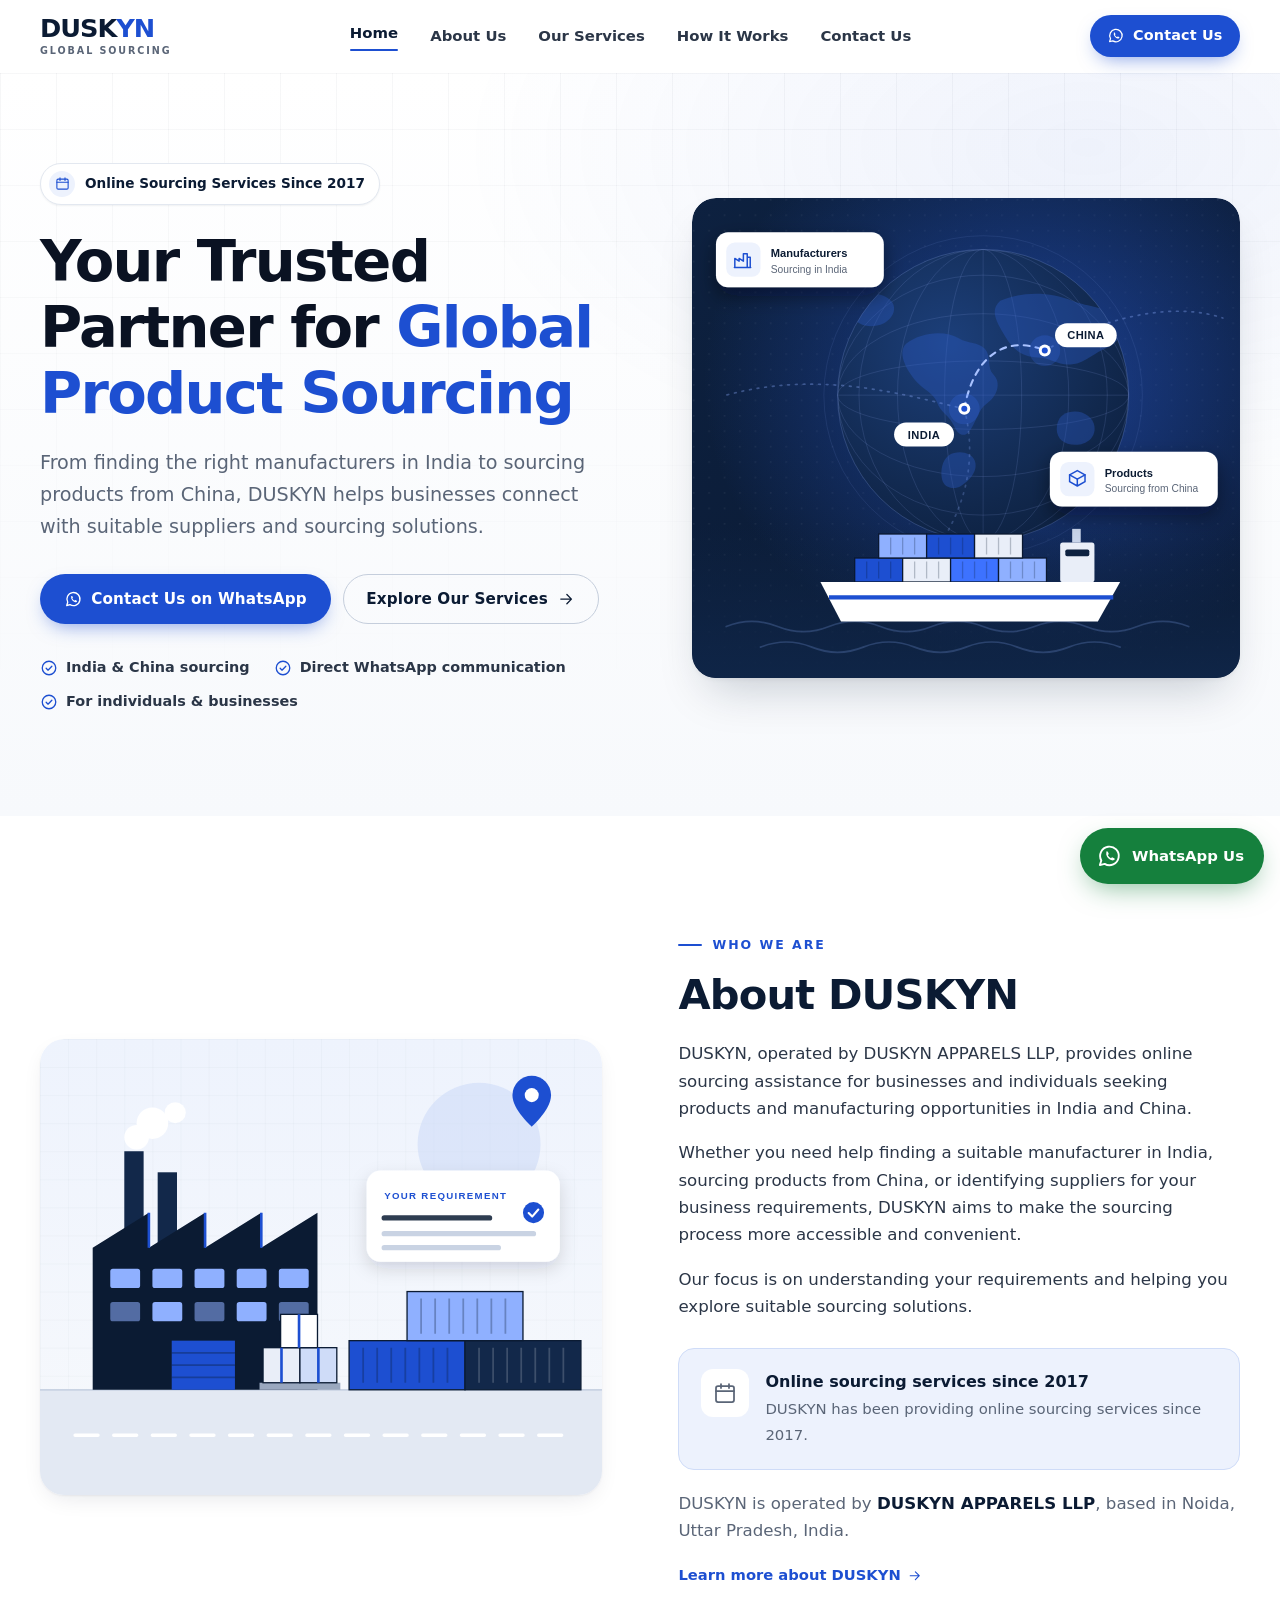
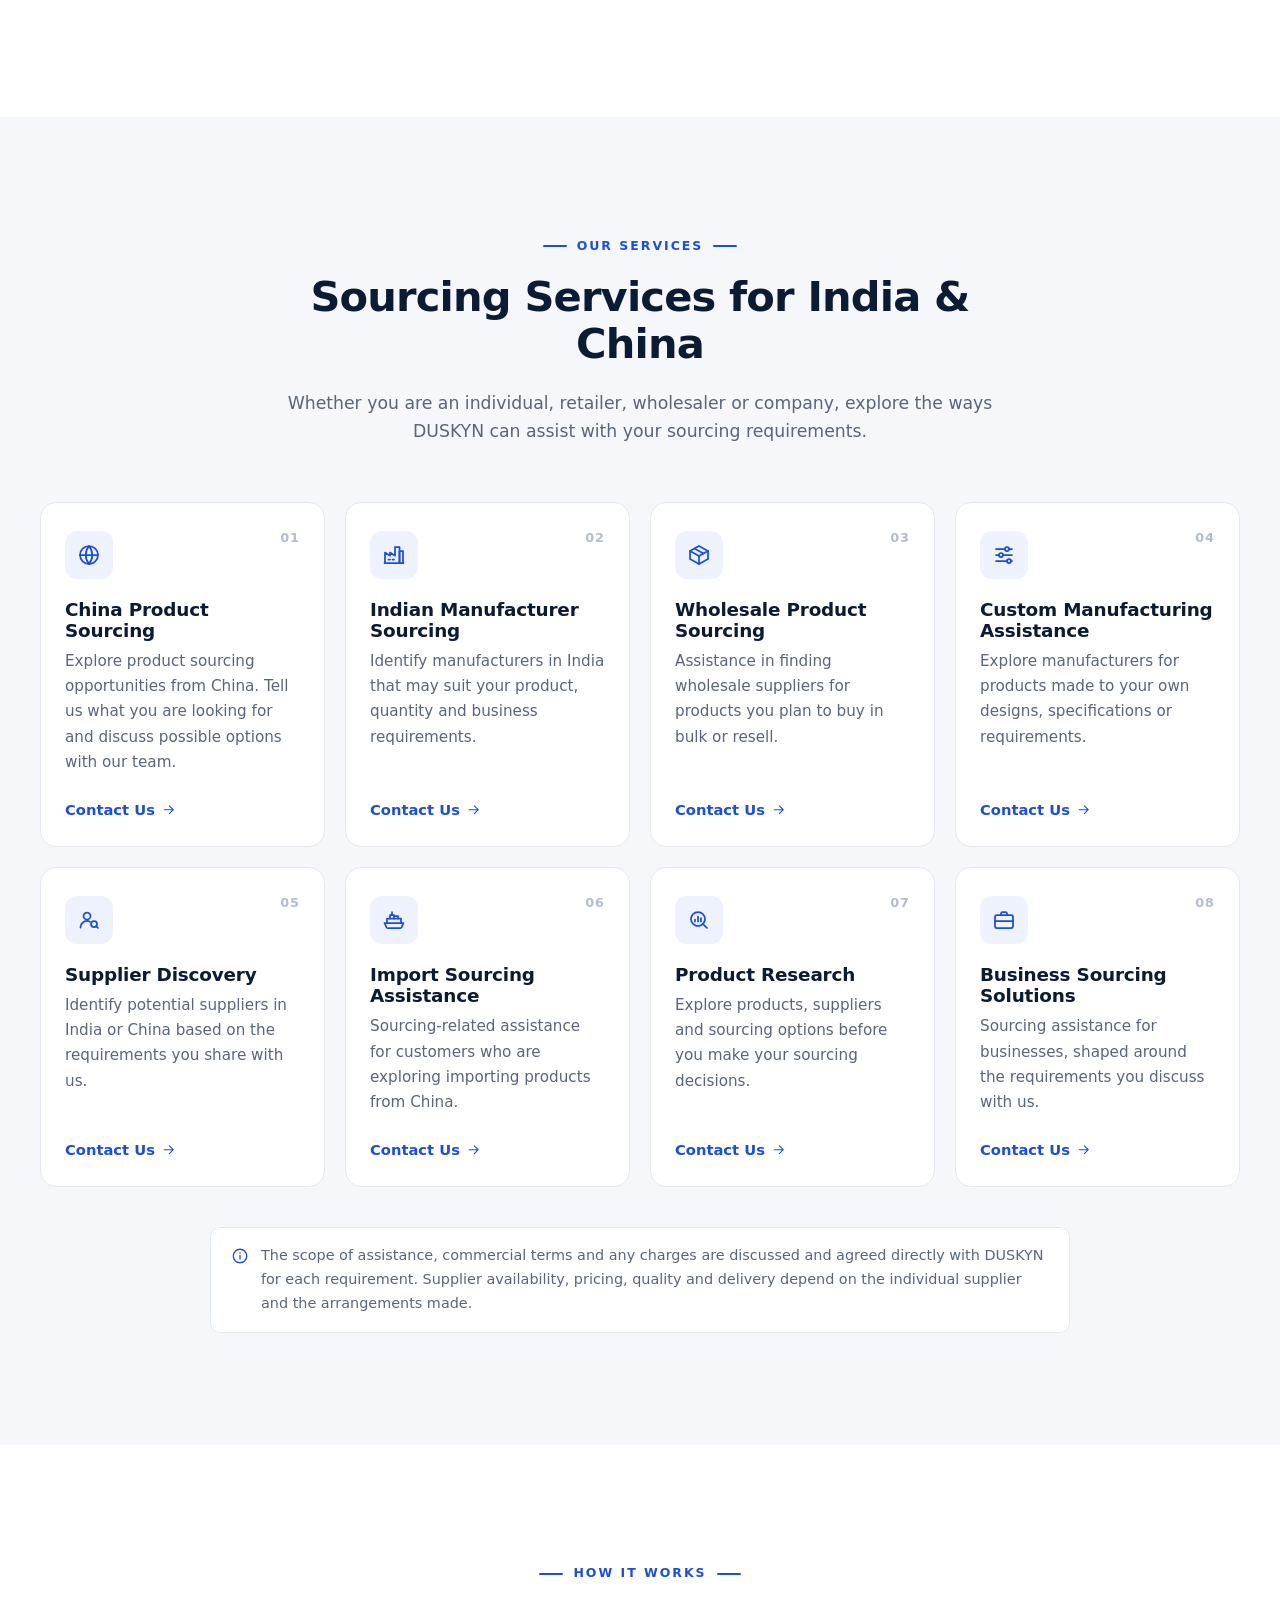
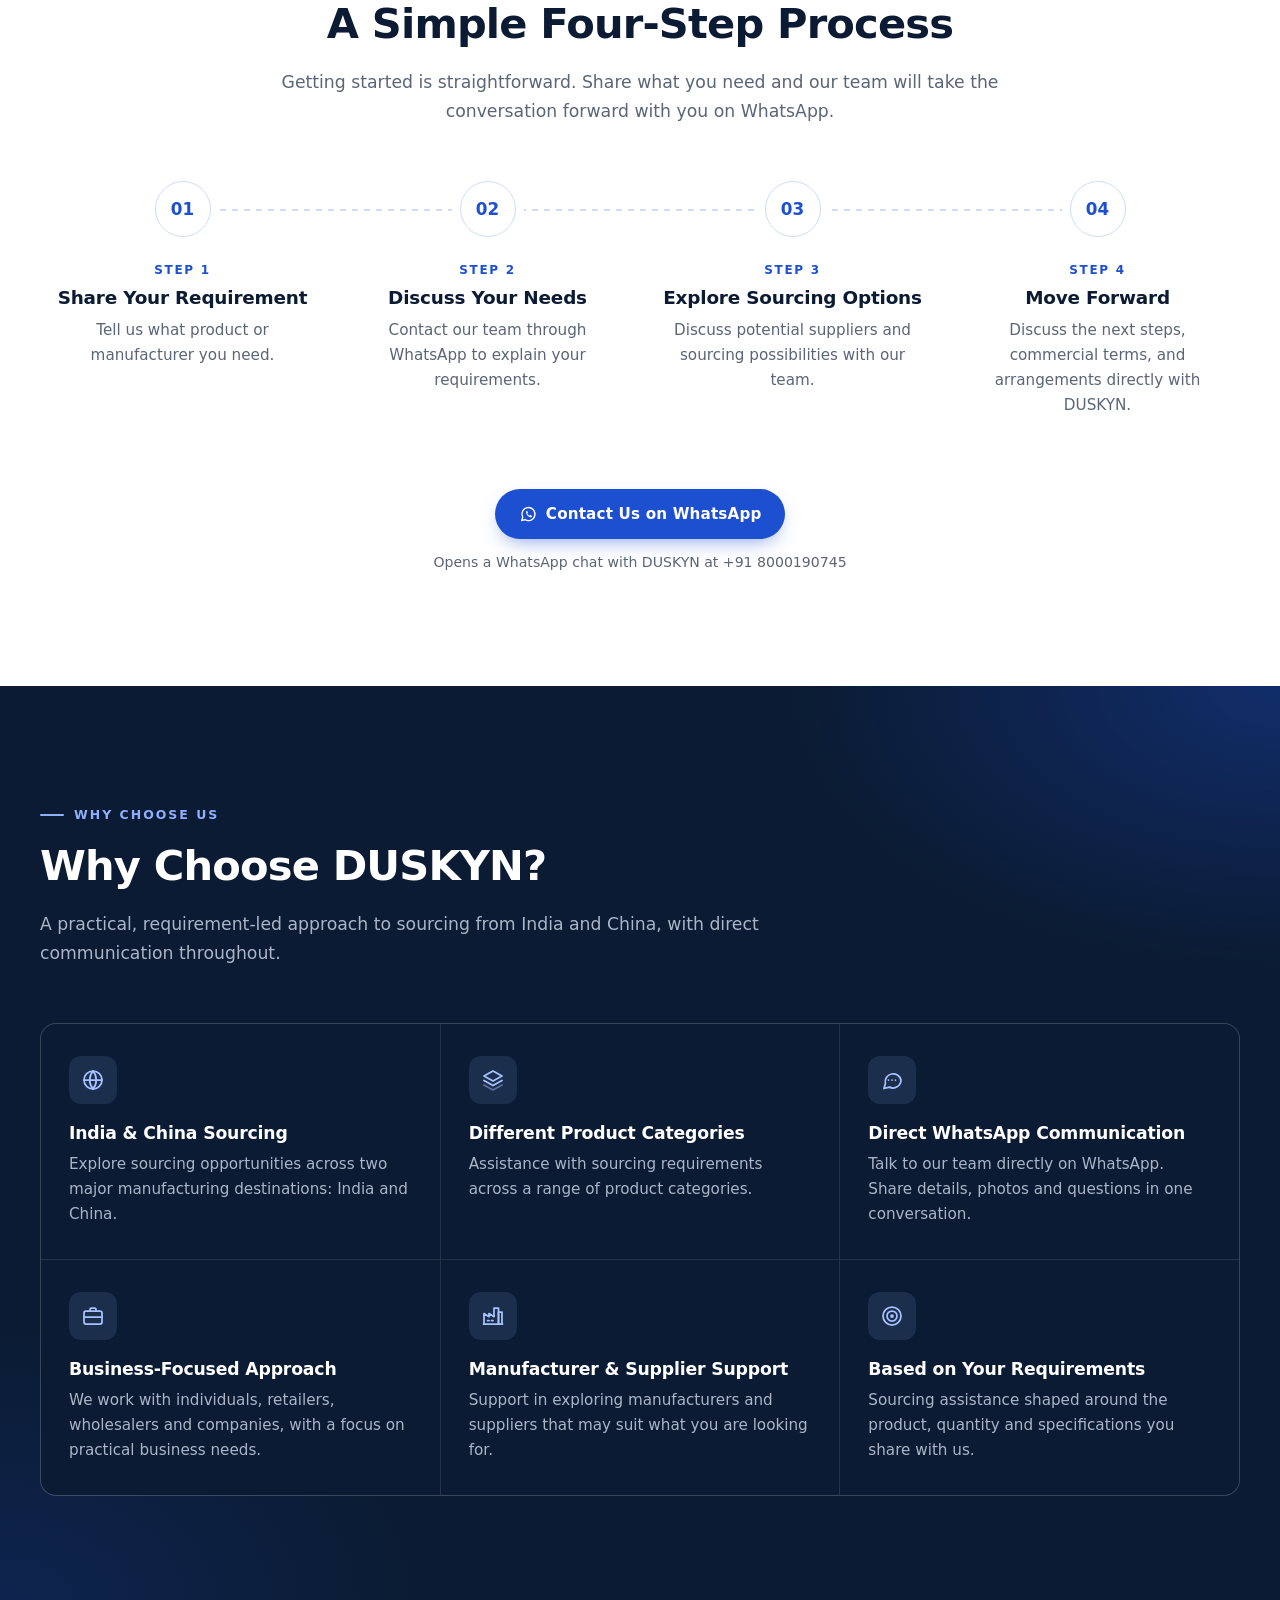
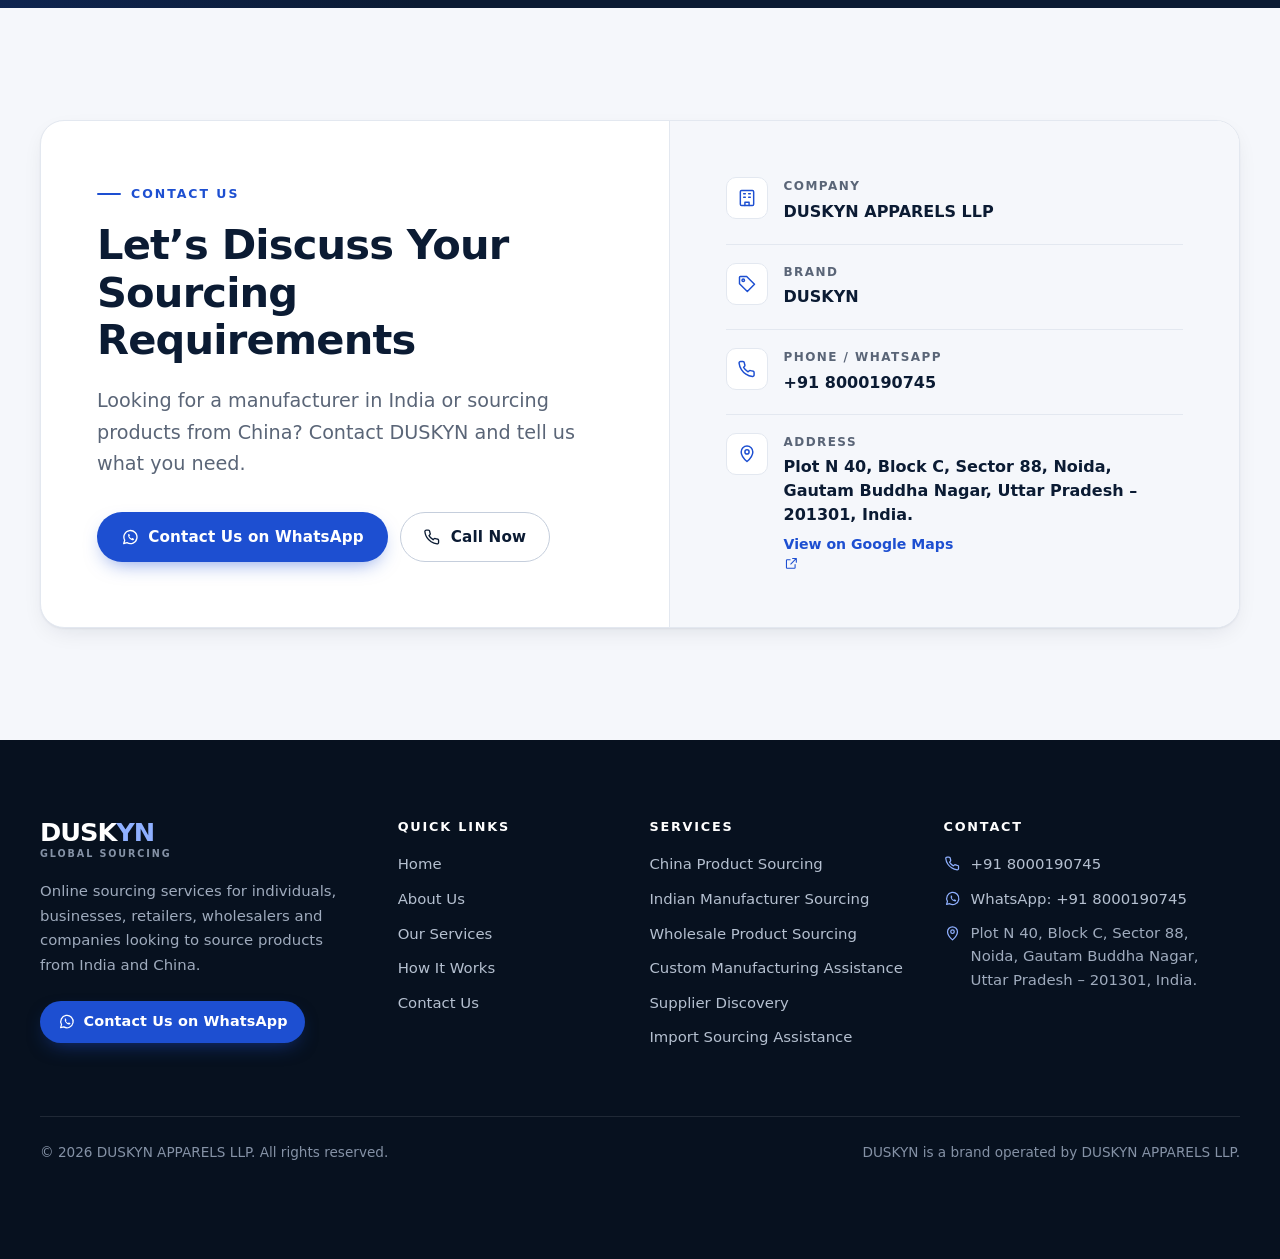
<file: index.html>
<!doctype html>
<html lang="en">
<head>
  <meta charset="utf-8">
  <meta name="viewport" content="width=device-width, initial-scale=1">
  <title>DUSKYN APPARELS LLP | Product Sourcing Solutions</title>
  <meta name="description" content="DUSKYN, operated by DUSKYN APPARELS LLP, provides online sourcing services for products and manufacturers in India and China. Contact us on WhatsApp.">
  <meta name="theme-color" content="#0b1b33">
  <meta name="format-detection" content="telephone=no">
  <link rel="canonical" href="https://duskyn.co/">
  <meta property="og:type" content="website">
  <meta property="og:site_name" content="DUSKYN">
  <meta property="og:title" content="DUSKYN APPARELS LLP | Product Sourcing Solutions">
  <meta property="og:description" content="DUSKYN, operated by DUSKYN APPARELS LLP, provides online sourcing services for products and manufacturers in India and China. Contact us on WhatsApp.">
  <meta property="og:locale" content="en_IN">
  <meta property="og:url" content="https://duskyn.co/">
  <meta property="og:image" content="https://duskyn.co/assets/images/og-image.png">
  <meta property="og:image:width" content="1200">
  <meta property="og:image:height" content="630">
  <meta property="og:image:alt" content="DUSKYN — Global product sourcing from India and China">
  <meta name="twitter:image" content="https://duskyn.co/assets/images/og-image.png">
  <script type="application/ld+json">{"@context": "https://schema.org", "@type": "Organization", "name": "DUSKYN APPARELS LLP", "alternateName": "DUSKYN", "url": "https://duskyn.co/", "logo": "https://duskyn.co/assets/images/icon-512.png", "telephone": "+918000190745", "address": {"@type": "PostalAddress", "streetAddress": "Plot N 40, Block C, Sector 88", "addressLocality": "Noida", "addressRegion": "Uttar Pradesh", "postalCode": "201301", "addressCountry": "IN"}}</script>
  <meta name="twitter:card" content="summary_large_image">
  <meta name="twitter:title" content="DUSKYN APPARELS LLP | Product Sourcing Solutions">
  <meta name="twitter:description" content="DUSKYN, operated by DUSKYN APPARELS LLP, provides online sourcing services for products and manufacturers in India and China. Contact us on WhatsApp.">
  <link rel="icon" href="assets/images/favicon.svg" type="image/svg+xml">
  <link rel="icon" href="assets/images/favicon-32.png" sizes="32x32" type="image/png">
  <link rel="apple-touch-icon" href="assets/images/apple-touch-icon.png">
  <link rel="manifest" href="site.webmanifest">
  <link rel="stylesheet" href="assets/css/style.css">
  <script src="assets/js/main.js" defer></script>
</head>
<body>
<a class="skip-link" href="#main">Skip to content</a>
<header class="site-header">
  <div class="container header-inner">
    <a class="brand" href="index.html" aria-label="DUSKYN home"><span class="brand-mark">DUSK<span>YN</span></span><span class="brand-sub">Global Sourcing</span></a>
    <nav class="site-nav" id="site-nav" aria-label="Main navigation">
      <ul class="nav-list">
        <li><a href="index.html" aria-current="page">Home</a></li><li><a href="about.html">About Us</a></li><li><a href="services.html">Our Services</a></li><li><a href="index.html#how-it-works">How It Works</a></li><li><a href="contact.html">Contact Us</a></li>
      </ul>
      <div class="mobile-cta">
        <a class="btn btn-primary" href="https://wa.me/918000190745?text=Hello%20DUSKYN%20APPARELS%20LLP%2C%20I%20am%20interested%20in%20your%20services.%20Please%20share%20more%20information." target="_blank" rel="noopener noreferrer"><svg class="icon" viewBox="0 0 24 24" fill="none" stroke="currentColor" stroke-width="1.75" stroke-linecap="round" stroke-linejoin="round" aria-hidden="true" focusable="false"><path d="M3.6 20.4l1.3-4.3A8.6 8.6 0 1 1 8 19.3z"/><path fill="currentColor" stroke="none" d="M9.3 8.3c.2-.4.5-.5.8-.5h.4c.2 0 .4.1.5.4l.7 1.6c.1.2 0 .5-.1.6l-.5.6c-.1.2-.1.4 0 .5.6 1 1.4 1.8 2.4 2.4.2.1.4.1.5 0l.6-.5c.2-.2.4-.2.6-.1l1.6.7c.3.1.4.3.4.5v.4c0 .3-.1.7-.6.9-.6.3-1.3.4-2 .2-2.5-.7-4.4-2.6-5.1-5.1-.2-.7-.1-1.4.2-2z"/></svg>Contact Us on WhatsApp</a>
      </div>
    </nav>
    <div class="header-actions">
      <a class="btn btn-primary btn-sm" href="https://wa.me/918000190745?text=Hello%20DUSKYN%20APPARELS%20LLP%2C%20I%20am%20interested%20in%20your%20services.%20Please%20share%20more%20information." target="_blank" rel="noopener noreferrer"><svg class="icon" viewBox="0 0 24 24" fill="none" stroke="currentColor" stroke-width="1.75" stroke-linecap="round" stroke-linejoin="round" aria-hidden="true" focusable="false"><path d="M3.6 20.4l1.3-4.3A8.6 8.6 0 1 1 8 19.3z"/><path fill="currentColor" stroke="none" d="M9.3 8.3c.2-.4.5-.5.8-.5h.4c.2 0 .4.1.5.4l.7 1.6c.1.2 0 .5-.1.6l-.5.6c-.1.2-.1.4 0 .5.6 1 1.4 1.8 2.4 2.4.2.1.4.1.5 0l.6-.5c.2-.2.4-.2.6-.1l1.6.7c.3.1.4.3.4.5v.4c0 .3-.1.7-.6.9-.6.3-1.3.4-2 .2-2.5-.7-4.4-2.6-5.1-5.1-.2-.7-.1-1.4.2-2z"/></svg>Contact Us</a>
      <button class="nav-toggle" type="button" aria-controls="site-nav" aria-expanded="false" aria-label="Open menu">
        <svg class="icon icon-open" viewBox="0 0 24 24" fill="none" stroke="currentColor" stroke-width="1.75" stroke-linecap="round" stroke-linejoin="round" aria-hidden="true" focusable="false"><path d="M4 7h16M4 12h16M4 17h16"/></svg><svg class="icon icon-close" viewBox="0 0 24 24" fill="none" stroke="currentColor" stroke-width="1.75" stroke-linecap="round" stroke-linejoin="round" aria-hidden="true" focusable="false"><path d="M6 6l12 12M18 6 6 18"/></svg>
      </button>
    </div>
  </div>
</header>
<main id="main">
  <section class="hero" aria-labelledby="hero-title">
    <div class="container hero-grid">
      <div class="hero-content">
        <p class="hero-badge"><span class="dot"><svg class="icon" viewBox="0 0 24 24" fill="none" stroke="currentColor" stroke-width="1.75" stroke-linecap="round" stroke-linejoin="round" aria-hidden="true" focusable="false"><rect x="3" y="5" width="18" height="16" rx="2"/><path d="M3 10h18M8 3v4M16 3v4"/></svg></span>Online Sourcing Services Since 2017</p>
        <h1 id="hero-title">Your Trusted Partner for <em>Global Product Sourcing</em></h1>
        <p class="lead">From finding the right manufacturers in India to sourcing products from China, DUSKYN helps businesses connect with suitable suppliers and sourcing solutions.</p>
        <div class="btn-row">
          <a class="btn btn-primary" href="https://wa.me/918000190745?text=Hello%20DUSKYN%20APPARELS%20LLP%2C%20I%20am%20interested%20in%20your%20services.%20Please%20share%20more%20information." target="_blank" rel="noopener noreferrer"><svg class="icon" viewBox="0 0 24 24" fill="none" stroke="currentColor" stroke-width="1.75" stroke-linecap="round" stroke-linejoin="round" aria-hidden="true" focusable="false"><path d="M3.6 20.4l1.3-4.3A8.6 8.6 0 1 1 8 19.3z"/><path fill="currentColor" stroke="none" d="M9.3 8.3c.2-.4.5-.5.8-.5h.4c.2 0 .4.1.5.4l.7 1.6c.1.2 0 .5-.1.6l-.5.6c-.1.2-.1.4 0 .5.6 1 1.4 1.8 2.4 2.4.2.1.4.1.5 0l.6-.5c.2-.2.4-.2.6-.1l1.6.7c.3.1.4.3.4.5v.4c0 .3-.1.7-.6.9-.6.3-1.3.4-2 .2-2.5-.7-4.4-2.6-5.1-5.1-.2-.7-.1-1.4.2-2z"/></svg>Contact Us on WhatsApp</a>
          <a class="btn btn-outline" href="#services">Explore Our Services <svg class="icon" viewBox="0 0 24 24" fill="none" stroke="currentColor" stroke-width="1.75" stroke-linecap="round" stroke-linejoin="round" aria-hidden="true" focusable="false"><path d="M5 12h14M13 6l6 6-6 6"/></svg></a>
        </div>
        <ul class="hero-points">
          <li><svg class="icon" viewBox="0 0 24 24" fill="none" stroke="currentColor" stroke-width="1.75" stroke-linecap="round" stroke-linejoin="round" aria-hidden="true" focusable="false"><circle cx="12" cy="12" r="9"/><path d="m8.2 12.4 2.5 2.5 5.1-5.3"/></svg>India &amp; China sourcing</li>
          <li><svg class="icon" viewBox="0 0 24 24" fill="none" stroke="currentColor" stroke-width="1.75" stroke-linecap="round" stroke-linejoin="round" aria-hidden="true" focusable="false"><circle cx="12" cy="12" r="9"/><path d="m8.2 12.4 2.5 2.5 5.1-5.3"/></svg>Direct WhatsApp communication</li>
          <li><svg class="icon" viewBox="0 0 24 24" fill="none" stroke="currentColor" stroke-width="1.75" stroke-linecap="round" stroke-linejoin="round" aria-hidden="true" focusable="false"><circle cx="12" cy="12" r="9"/><path d="m8.2 12.4 2.5 2.5 5.1-5.3"/></svg>For individuals &amp; businesses</li>
        </ul>
      </div>
      <div class="hero-visual">
        <img src="assets/images/hero-global-sourcing.svg" width="640" height="560" fetchpriority="high" decoding="async"
             alt="Illustration of a globe with a trade route connecting India and China, a container ship and manufacturer and product sourcing labels">
      </div>
    </div>
  </section>

  <section class="section" id="about" aria-labelledby="about-title">
    <div class="container">
      <div class="split">
      <div class="split-media reveal">
        <img src="assets/images/about-manufacturing.svg" width="640" height="520" loading="lazy" decoding="async"
             alt="Illustration of a manufacturing facility with shipping containers and packed goods, representing sourcing from manufacturers">
      </div>
      <div class="split-content reveal">
        <span class="eyebrow">Who We Are</span><h2 id="about-title">About DUSKYN</h2>
        <p>DUSKYN, operated by DUSKYN APPARELS LLP, provides online sourcing assistance for businesses and individuals seeking products and manufacturing opportunities in India and China.</p><p>Whether you need help finding a suitable manufacturer in India, sourcing products from China, or identifying suppliers for your business requirements, DUSKYN aims to make the sourcing process more accessible and convenient.</p><p>Our focus is on understanding your requirements and helping you explore suitable sourcing solutions.</p>
        <div class="history-card">
          <span class="icon-box"><svg class="icon" viewBox="0 0 24 24" fill="none" stroke="currentColor" stroke-width="1.75" stroke-linecap="round" stroke-linejoin="round" aria-hidden="true" focusable="false"><rect x="3" y="5" width="18" height="16" rx="2"/><path d="M3 10h18M8 3v4M16 3v4"/></svg></span>
          <div><strong>Online sourcing services since 2017</strong>
          <span>DUSKYN has been providing online sourcing services since 2017.</span></div>
        </div>
        <p class="company-line">DUSKYN is operated by <strong>DUSKYN APPARELS LLP</strong>, based in Noida, Uttar Pradesh, India.</p>
        <p><a class="text-link" href="about.html">Learn more about DUSKYN <svg class="icon" viewBox="0 0 24 24" fill="none" stroke="currentColor" stroke-width="1.75" stroke-linecap="round" stroke-linejoin="round" aria-hidden="true" focusable="false"><path d="M5 12h14M13 6l6 6-6 6"/></svg></a></p>
      </div>
    </div>
    </div>
  </section>

  <section class="section section-alt" id="services" aria-labelledby="services-title">
    <div class="container">
      <div class="section-head center reveal"><span class="eyebrow">Our Services</span><h2 id="services-title">Sourcing Services for India &amp; China</h2><p>Whether you are an individual, retailer, wholesaler or company, explore the ways DUSKYN can assist with your sourcing requirements.</p></div>
      <div class="card-grid"><article class="card reveal" id="svc-china-product-sourcing">
          <span class="card-num" aria-hidden="true">01</span>
          <span class="icon-box"><svg class="icon" viewBox="0 0 24 24" fill="none" stroke="currentColor" stroke-width="1.75" stroke-linecap="round" stroke-linejoin="round" aria-hidden="true" focusable="false"><circle cx="12" cy="12" r="9"/><path d="M3 12h18M12 3a14 14 0 0 1 0 18M12 3a14 14 0 0 0 0 18"/></svg></span>
          <h3>China Product Sourcing</h3>
          <p>Explore product sourcing opportunities from China. Tell us what you are looking for and discuss possible options with our team.</p>
          <a class="text-link" href="https://wa.me/918000190745?text=Hello%20DUSKYN%20APPARELS%20LLP%2C%20I%20have%20a%20China%20product%20sourcing%20enquiry.%20Please%20share%20more%20information." target="_blank" rel="noopener noreferrer" aria-label="Contact us on WhatsApp about China Product Sourcing">Contact Us <svg class="icon" viewBox="0 0 24 24" fill="none" stroke="currentColor" stroke-width="1.75" stroke-linecap="round" stroke-linejoin="round" aria-hidden="true" focusable="false"><path d="M5 12h14M13 6l6 6-6 6"/></svg></a>
        </article><article class="card reveal" id="svc-indian-manufacturer-sourcing">
          <span class="card-num" aria-hidden="true">02</span>
          <span class="icon-box"><svg class="icon" viewBox="0 0 24 24" fill="none" stroke="currentColor" stroke-width="1.75" stroke-linecap="round" stroke-linejoin="round" aria-hidden="true" focusable="false"><path d="M3 20V9.5l5 3.2V9.5l5 3.2V4h4.5v16"/><path d="M2.5 20h19"/><path d="M17.5 20V8H21v12"/><path d="M6.5 16.5h1.5M10.5 16.5H12"/></svg></span>
          <h3>Indian Manufacturer Sourcing</h3>
          <p>Identify manufacturers in India that may suit your product, quantity and business requirements.</p>
          <a class="text-link" href="https://wa.me/918000190745?text=Hello%20DUSKYN%20APPARELS%20LLP%2C%20I%20have%20an%20Indian%20manufacturer%20sourcing%20enquiry.%20Please%20share%20more%20information." target="_blank" rel="noopener noreferrer" aria-label="Contact us on WhatsApp about Indian Manufacturer Sourcing">Contact Us <svg class="icon" viewBox="0 0 24 24" fill="none" stroke="currentColor" stroke-width="1.75" stroke-linecap="round" stroke-linejoin="round" aria-hidden="true" focusable="false"><path d="M5 12h14M13 6l6 6-6 6"/></svg></a>
        </article><article class="card reveal" id="svc-wholesale-product-sourcing">
          <span class="card-num" aria-hidden="true">03</span>
          <span class="icon-box"><svg class="icon" viewBox="0 0 24 24" fill="none" stroke="currentColor" stroke-width="1.75" stroke-linecap="round" stroke-linejoin="round" aria-hidden="true" focusable="false"><path d="m21 8-9-5-9 5 9 5 9-5z"/><path d="M3 8v8l9 5 9-5V8"/><path d="M12 13v8"/><path d="m7.5 5.5 9 5"/></svg></span>
          <h3>Wholesale Product Sourcing</h3>
          <p>Assistance in finding wholesale suppliers for products you plan to buy in bulk or resell.</p>
          <a class="text-link" href="https://wa.me/918000190745?text=Hello%20DUSKYN%20APPARELS%20LLP%2C%20I%20have%20a%20wholesale%20product%20sourcing%20enquiry.%20Please%20share%20more%20information." target="_blank" rel="noopener noreferrer" aria-label="Contact us on WhatsApp about Wholesale Product Sourcing">Contact Us <svg class="icon" viewBox="0 0 24 24" fill="none" stroke="currentColor" stroke-width="1.75" stroke-linecap="round" stroke-linejoin="round" aria-hidden="true" focusable="false"><path d="M5 12h14M13 6l6 6-6 6"/></svg></a>
        </article><article class="card reveal" id="svc-custom-manufacturing-assistance">
          <span class="card-num" aria-hidden="true">04</span>
          <span class="icon-box"><svg class="icon" viewBox="0 0 24 24" fill="none" stroke="currentColor" stroke-width="1.75" stroke-linecap="round" stroke-linejoin="round" aria-hidden="true" focusable="false"><path d="M4 6h9M17 6h3M4 12h3M11 12h9M4 18h11M19 18h1"/><circle cx="15" cy="6" r="2"/><circle cx="9" cy="12" r="2"/><circle cx="17" cy="18" r="2"/></svg></span>
          <h3>Custom Manufacturing Assistance</h3>
          <p>Explore manufacturers for products made to your own designs, specifications or requirements.</p>
          <a class="text-link" href="https://wa.me/918000190745?text=Hello%20DUSKYN%20APPARELS%20LLP%2C%20I%20have%20a%20custom%20manufacturing%20enquiry.%20Please%20share%20more%20information." target="_blank" rel="noopener noreferrer" aria-label="Contact us on WhatsApp about Custom Manufacturing Assistance">Contact Us <svg class="icon" viewBox="0 0 24 24" fill="none" stroke="currentColor" stroke-width="1.75" stroke-linecap="round" stroke-linejoin="round" aria-hidden="true" focusable="false"><path d="M5 12h14M13 6l6 6-6 6"/></svg></a>
        </article><article class="card reveal" id="svc-supplier-discovery">
          <span class="card-num" aria-hidden="true">05</span>
          <span class="icon-box"><svg class="icon" viewBox="0 0 24 24" fill="none" stroke="currentColor" stroke-width="1.75" stroke-linecap="round" stroke-linejoin="round" aria-hidden="true" focusable="false"><circle cx="10" cy="8" r="3.5"/><path d="M3.5 19.5a6.5 6.5 0 0 1 9.4-5.8"/><circle cx="17" cy="16" r="3"/><path d="m19.2 18.2 1.8 1.8"/></svg></span>
          <h3>Supplier Discovery</h3>
          <p>Identify potential suppliers in India or China based on the requirements you share with us.</p>
          <a class="text-link" href="https://wa.me/918000190745?text=Hello%20DUSKYN%20APPARELS%20LLP%2C%20I%20need%20help%20with%20supplier%20discovery.%20Please%20share%20more%20information." target="_blank" rel="noopener noreferrer" aria-label="Contact us on WhatsApp about Supplier Discovery">Contact Us <svg class="icon" viewBox="0 0 24 24" fill="none" stroke="currentColor" stroke-width="1.75" stroke-linecap="round" stroke-linejoin="round" aria-hidden="true" focusable="false"><path d="M5 12h14M13 6l6 6-6 6"/></svg></a>
        </article><article class="card reveal" id="svc-import-sourcing-assistance">
          <span class="card-num" aria-hidden="true">06</span>
          <span class="icon-box"><svg class="icon" viewBox="0 0 24 24" fill="none" stroke="currentColor" stroke-width="1.75" stroke-linecap="round" stroke-linejoin="round" aria-hidden="true" focusable="false"><path d="M2.5 15h19l-2 4.4c-.2.4-.6.6-1 .6H5.5c-.4 0-.8-.2-1-.6z"/><path d="M5 15v-4.5h14V15"/><path d="M8 10.5V7h4v3.5M12 8h4v2.5"/><path d="M10 4v3"/></svg></span>
          <h3>Import Sourcing Assistance</h3>
          <p>Sourcing-related assistance for customers who are exploring importing products from China.</p>
          <a class="text-link" href="https://wa.me/918000190745?text=Hello%20DUSKYN%20APPARELS%20LLP%2C%20I%20have%20an%20import%20sourcing%20enquiry%20for%20products%20from%20China.%20Please%20share%20more%20information." target="_blank" rel="noopener noreferrer" aria-label="Contact us on WhatsApp about Import Sourcing Assistance">Contact Us <svg class="icon" viewBox="0 0 24 24" fill="none" stroke="currentColor" stroke-width="1.75" stroke-linecap="round" stroke-linejoin="round" aria-hidden="true" focusable="false"><path d="M5 12h14M13 6l6 6-6 6"/></svg></a>
        </article><article class="card reveal" id="svc-product-research">
          <span class="card-num" aria-hidden="true">07</span>
          <span class="icon-box"><svg class="icon" viewBox="0 0 24 24" fill="none" stroke="currentColor" stroke-width="1.75" stroke-linecap="round" stroke-linejoin="round" aria-hidden="true" focusable="false"><circle cx="11" cy="11" r="7"/><path d="m20 20-3.9-3.9"/><path d="M8 13.5v-2M11 13.5V8.5M14 13.5v-3.5"/></svg></span>
          <h3>Product Research</h3>
          <p>Explore products, suppliers and sourcing options before you make your sourcing decisions.</p>
          <a class="text-link" href="https://wa.me/918000190745?text=Hello%20DUSKYN%20APPARELS%20LLP%2C%20I%20have%20a%20product%20research%20enquiry.%20Please%20share%20more%20information." target="_blank" rel="noopener noreferrer" aria-label="Contact us on WhatsApp about Product Research">Contact Us <svg class="icon" viewBox="0 0 24 24" fill="none" stroke="currentColor" stroke-width="1.75" stroke-linecap="round" stroke-linejoin="round" aria-hidden="true" focusable="false"><path d="M5 12h14M13 6l6 6-6 6"/></svg></a>
        </article><article class="card reveal" id="svc-business-sourcing-solutions">
          <span class="card-num" aria-hidden="true">08</span>
          <span class="icon-box"><svg class="icon" viewBox="0 0 24 24" fill="none" stroke="currentColor" stroke-width="1.75" stroke-linecap="round" stroke-linejoin="round" aria-hidden="true" focusable="false"><rect x="3" y="7" width="18" height="13" rx="2"/><path d="M9 7V5.5A1.5 1.5 0 0 1 10.5 4h3A1.5 1.5 0 0 1 15 5.5V7"/><path d="M3 13h18"/></svg></span>
          <h3>Business Sourcing Solutions</h3>
          <p>Sourcing assistance for businesses, shaped around the requirements you discuss with us.</p>
          <a class="text-link" href="https://wa.me/918000190745?text=Hello%20DUSKYN%20APPARELS%20LLP%2C%20I%20am%20looking%20for%20business%20sourcing%20solutions.%20Please%20share%20more%20information." target="_blank" rel="noopener noreferrer" aria-label="Contact us on WhatsApp about Business Sourcing Solutions">Contact Us <svg class="icon" viewBox="0 0 24 24" fill="none" stroke="currentColor" stroke-width="1.75" stroke-linecap="round" stroke-linejoin="round" aria-hidden="true" focusable="false"><path d="M5 12h14M13 6l6 6-6 6"/></svg></a>
        </article></div>
      <div class="note reveal"><svg class="icon" viewBox="0 0 24 24" fill="none" stroke="currentColor" stroke-width="1.75" stroke-linecap="round" stroke-linejoin="round" aria-hidden="true" focusable="false"><circle cx="12" cy="12" r="9"/><path d="M12 11v5M12 8h.01"/></svg><p>The scope of assistance, commercial terms and any charges are discussed and agreed directly with DUSKYN for each requirement. Supplier availability, pricing, quality and delivery depend on the individual supplier and the arrangements made.</p></div>
    </div>
  </section>

  <section class="section" id="how-it-works" aria-labelledby="how-title">
    <div class="container">
      <div class="section-head center reveal"><span class="eyebrow">How It Works</span><h2 id="how-title">A Simple Four-Step Process</h2><p>Getting started is straightforward. Share what you need and our team will take the conversation forward with you on WhatsApp.</p></div>
      <ol class="steps"><li class="step reveal">
          <span class="step-num">01</span>
          <span class="step-label">Step 1</span>
          <h3>Share Your Requirement</h3>
          <p>Tell us what product or manufacturer you need.</p>
        </li><li class="step reveal">
          <span class="step-num">02</span>
          <span class="step-label">Step 2</span>
          <h3>Discuss Your Needs</h3>
          <p>Contact our team through WhatsApp to explain your requirements.</p>
        </li><li class="step reveal">
          <span class="step-num">03</span>
          <span class="step-label">Step 3</span>
          <h3>Explore Sourcing Options</h3>
          <p>Discuss potential suppliers and sourcing possibilities with our team.</p>
        </li><li class="step reveal">
          <span class="step-num">04</span>
          <span class="step-label">Step 4</span>
          <h3>Move Forward</h3>
          <p>Discuss the next steps, commercial terms, and arrangements directly with DUSKYN.</p>
        </li></ol>
      <div class="steps-cta reveal">
        <a class="btn btn-primary" href="https://wa.me/918000190745?text=Hello%20DUSKYN%20APPARELS%20LLP%2C%20I%20am%20interested%20in%20your%20services.%20Please%20share%20more%20information." target="_blank" rel="noopener noreferrer"><svg class="icon" viewBox="0 0 24 24" fill="none" stroke="currentColor" stroke-width="1.75" stroke-linecap="round" stroke-linejoin="round" aria-hidden="true" focusable="false"><path d="M3.6 20.4l1.3-4.3A8.6 8.6 0 1 1 8 19.3z"/><path fill="currentColor" stroke="none" d="M9.3 8.3c.2-.4.5-.5.8-.5h.4c.2 0 .4.1.5.4l.7 1.6c.1.2 0 .5-.1.6l-.5.6c-.1.2-.1.4 0 .5.6 1 1.4 1.8 2.4 2.4.2.1.4.1.5 0l.6-.5c.2-.2.4-.2.6-.1l1.6.7c.3.1.4.3.4.5v.4c0 .3-.1.7-.6.9-.6.3-1.3.4-2 .2-2.5-.7-4.4-2.6-5.1-5.1-.2-.7-.1-1.4.2-2z"/></svg>Contact Us on WhatsApp</a>
        <small>Opens a WhatsApp chat with DUSKYN at +91 8000190745</small>
      </div>
    </div>
  </section>

  <section class="section section-dark" id="why-duskyn" aria-labelledby="why-title">
    <div class="container">
      <div class="section-head reveal"><span class="eyebrow">Why Choose Us</span><h2 id="why-title">Why Choose DUSKYN?</h2><p>A practical, requirement-led approach to sourcing from India and China, with direct communication throughout.</p></div>
      <div class="feature-grid"><div class="feature reveal">
          <span class="icon-box"><svg class="icon" viewBox="0 0 24 24" fill="none" stroke="currentColor" stroke-width="1.75" stroke-linecap="round" stroke-linejoin="round" aria-hidden="true" focusable="false"><circle cx="12" cy="12" r="9"/><path d="M3 12h18M12 3a14 14 0 0 1 0 18M12 3a14 14 0 0 0 0 18"/></svg></span>
          <h3>India &amp; China Sourcing</h3>
          <p>Explore sourcing opportunities across two major manufacturing destinations: India and China.</p>
        </div><div class="feature reveal">
          <span class="icon-box"><svg class="icon" viewBox="0 0 24 24" fill="none" stroke="currentColor" stroke-width="1.75" stroke-linecap="round" stroke-linejoin="round" aria-hidden="true" focusable="false"><path d="m12 3 9 5-9 5-9-5 9-5z"/><path d="m3 12.5 9 5 9-5"/><path d="m3 17 9 5 9-5" opacity=".45"/></svg></span>
          <h3>Different Product Categories</h3>
          <p>Assistance with sourcing requirements across a range of product categories.</p>
        </div><div class="feature reveal">
          <span class="icon-box"><svg class="icon" viewBox="0 0 24 24" fill="none" stroke="currentColor" stroke-width="1.75" stroke-linecap="round" stroke-linejoin="round" aria-hidden="true" focusable="false"><path d="M21 12a8 8 0 0 1-11.6 7.1L4 20.5l1.4-4.9A8 8 0 1 1 21 12z"/><path d="M8.5 12h.01M12 12h.01M15.5 12h.01"/></svg></span>
          <h3>Direct WhatsApp Communication</h3>
          <p>Talk to our team directly on WhatsApp. Share details, photos and questions in one conversation.</p>
        </div><div class="feature reveal">
          <span class="icon-box"><svg class="icon" viewBox="0 0 24 24" fill="none" stroke="currentColor" stroke-width="1.75" stroke-linecap="round" stroke-linejoin="round" aria-hidden="true" focusable="false"><rect x="3" y="7" width="18" height="13" rx="2"/><path d="M9 7V5.5A1.5 1.5 0 0 1 10.5 4h3A1.5 1.5 0 0 1 15 5.5V7"/><path d="M3 13h18"/></svg></span>
          <h3>Business-Focused Approach</h3>
          <p>We work with individuals, retailers, wholesalers and companies, with a focus on practical business needs.</p>
        </div><div class="feature reveal">
          <span class="icon-box"><svg class="icon" viewBox="0 0 24 24" fill="none" stroke="currentColor" stroke-width="1.75" stroke-linecap="round" stroke-linejoin="round" aria-hidden="true" focusable="false"><path d="M3 20V9.5l5 3.2V9.5l5 3.2V4h4.5v16"/><path d="M2.5 20h19"/><path d="M17.5 20V8H21v12"/><path d="M6.5 16.5h1.5M10.5 16.5H12"/></svg></span>
          <h3>Manufacturer &amp; Supplier Support</h3>
          <p>Support in exploring manufacturers and suppliers that may suit what you are looking for.</p>
        </div><div class="feature reveal">
          <span class="icon-box"><svg class="icon" viewBox="0 0 24 24" fill="none" stroke="currentColor" stroke-width="1.75" stroke-linecap="round" stroke-linejoin="round" aria-hidden="true" focusable="false"><circle cx="12" cy="12" r="9"/><circle cx="12" cy="12" r="5"/><circle cx="12" cy="12" r="1"/></svg></span>
          <h3>Based on Your Requirements</h3>
          <p>Sourcing assistance shaped around the product, quantity and specifications you share with us.</p>
        </div></div>
    </div>
  </section>

  <section class="section section-alt" id="contact" aria-labelledby="contact-title">
    <div class="container">
      <div class="contact-panel reveal">
        <div class="contact-intro">
          <span class="eyebrow">Contact Us</span>
          <h2 id="contact-title">Let’s Discuss Your Sourcing Requirements</h2>
          <p class="lead">Looking for a manufacturer in India or sourcing products from China? Contact DUSKYN and tell us what you need.</p>
          <div class="btn-row">
            <a class="btn btn-primary" href="https://wa.me/918000190745?text=Hello%20DUSKYN%20APPARELS%20LLP%2C%20I%20am%20interested%20in%20your%20services.%20Please%20share%20more%20information." target="_blank" rel="noopener noreferrer"><svg class="icon" viewBox="0 0 24 24" fill="none" stroke="currentColor" stroke-width="1.75" stroke-linecap="round" stroke-linejoin="round" aria-hidden="true" focusable="false"><path d="M3.6 20.4l1.3-4.3A8.6 8.6 0 1 1 8 19.3z"/><path fill="currentColor" stroke="none" d="M9.3 8.3c.2-.4.5-.5.8-.5h.4c.2 0 .4.1.5.4l.7 1.6c.1.2 0 .5-.1.6l-.5.6c-.1.2-.1.4 0 .5.6 1 1.4 1.8 2.4 2.4.2.1.4.1.5 0l.6-.5c.2-.2.4-.2.6-.1l1.6.7c.3.1.4.3.4.5v.4c0 .3-.1.7-.6.9-.6.3-1.3.4-2 .2-2.5-.7-4.4-2.6-5.1-5.1-.2-.7-.1-1.4.2-2z"/></svg>Contact Us on WhatsApp</a>
            <a class="btn btn-outline" href="tel:+918000190745"><svg class="icon" viewBox="0 0 24 24" fill="none" stroke="currentColor" stroke-width="1.75" stroke-linecap="round" stroke-linejoin="round" aria-hidden="true" focusable="false"><path d="M20.5 16.4v2.7a1.8 1.8 0 0 1-2 1.8 17.8 17.8 0 0 1-7.8-2.8 17.5 17.5 0 0 1-5.4-5.4A17.8 17.8 0 0 1 2.5 4.9a1.8 1.8 0 0 1 1.8-2h2.7A1.8 1.8 0 0 1 8.8 4.5c.1.9.3 1.7.6 2.5a1.8 1.8 0 0 1-.4 1.9L7.9 10a14.4 14.4 0 0 0 5.4 5.4l1.1-1.1a1.8 1.8 0 0 1 1.9-.4c.8.3 1.6.5 2.5.6a1.8 1.8 0 0 1 1.7 1.9z"/></svg>Call Now</a>
          </div>
        </div>
        <div class="contact-details">
          <ul class="detail-list">
            <li><span class="icon-box"><svg class="icon" viewBox="0 0 24 24" fill="none" stroke="currentColor" stroke-width="1.75" stroke-linecap="round" stroke-linejoin="round" aria-hidden="true" focusable="false"><rect x="4" y="3" width="16" height="18" rx="1.5"/><path d="M9.5 21v-4h5v4M8 7h2M14 7h2M8 11h2M14 11h2"/></svg></span>
              <div><span class="detail-label">Company</span><span class="detail-value">DUSKYN APPARELS LLP</span></div></li>
            <li><span class="icon-box"><svg class="icon" viewBox="0 0 24 24" fill="none" stroke="currentColor" stroke-width="1.75" stroke-linecap="round" stroke-linejoin="round" aria-hidden="true" focusable="false"><path d="M3 4v7.6l9.4 9.4 8.6-8.6L11.6 3H4a1 1 0 0 0-1 1z"/><circle cx="7.5" cy="7.5" r="1.5"/></svg></span>
              <div><span class="detail-label">Brand</span><span class="detail-value">DUSKYN</span></div></li>
            <li><span class="icon-box"><svg class="icon" viewBox="0 0 24 24" fill="none" stroke="currentColor" stroke-width="1.75" stroke-linecap="round" stroke-linejoin="round" aria-hidden="true" focusable="false"><path d="M20.5 16.4v2.7a1.8 1.8 0 0 1-2 1.8 17.8 17.8 0 0 1-7.8-2.8 17.5 17.5 0 0 1-5.4-5.4A17.8 17.8 0 0 1 2.5 4.9a1.8 1.8 0 0 1 1.8-2h2.7A1.8 1.8 0 0 1 8.8 4.5c.1.9.3 1.7.6 2.5a1.8 1.8 0 0 1-.4 1.9L7.9 10a14.4 14.4 0 0 0 5.4 5.4l1.1-1.1a1.8 1.8 0 0 1 1.9-.4c.8.3 1.6.5 2.5.6a1.8 1.8 0 0 1 1.7 1.9z"/></svg></span>
              <div><span class="detail-label">Phone / WhatsApp</span><span class="detail-value"><a href="tel:+918000190745">+91 8000190745</a></span></div></li>
            <li><span class="icon-box"><svg class="icon" viewBox="0 0 24 24" fill="none" stroke="currentColor" stroke-width="1.75" stroke-linecap="round" stroke-linejoin="round" aria-hidden="true" focusable="false"><path d="M12 21s-7-6.1-7-11.5a7 7 0 0 1 14 0C19 14.9 12 21 12 21z"/><circle cx="12" cy="9.5" r="2.5"/></svg></span>
              <div><span class="detail-label">Address</span>
              <address class="detail-value">Plot N 40, Block C, Sector 88, Noida, Gautam Buddha Nagar, Uttar Pradesh – 201301, India.</address>
              <a class="text-link detail-extra" href="https://www.google.com/maps/search/?api=1&amp;query=Plot%20N%2040%2C%20Block%20C%2C%20Sector%2088%2C%20Noida%2C%20Gautam%20Buddha%20Nagar%2C%20Uttar%20Pradesh%20201301%2C%20India" target="_blank" rel="noopener noreferrer">View on Google Maps <svg class="icon" viewBox="0 0 24 24" fill="none" stroke="currentColor" stroke-width="1.75" stroke-linecap="round" stroke-linejoin="round" aria-hidden="true" focusable="false"><path d="M14 4h6v6M20 4l-9 9"/><path d="M18 14v5a1 1 0 0 1-1 1H5a1 1 0 0 1-1-1V7a1 1 0 0 1 1-1h5"/></svg></a></div></li>
          </ul>
        </div>
      </div>
    </div>
  </section>
</main>
<footer class="site-footer">
  <div class="container">
    <div class="footer-grid">
      <div class="footer-about">
        <a class="brand" href="index.html" aria-label="DUSKYN home"><span class="brand-mark">DUSK<span>YN</span></span><span class="brand-sub">Global Sourcing</span></a>
        <p>Online sourcing services for individuals, businesses, retailers, wholesalers and companies looking to source products from India and China.</p>
        <a class="btn btn-primary btn-sm" href="https://wa.me/918000190745?text=Hello%20DUSKYN%20APPARELS%20LLP%2C%20I%20am%20interested%20in%20your%20services.%20Please%20share%20more%20information." target="_blank" rel="noopener noreferrer"><svg class="icon" viewBox="0 0 24 24" fill="none" stroke="currentColor" stroke-width="1.75" stroke-linecap="round" stroke-linejoin="round" aria-hidden="true" focusable="false"><path d="M3.6 20.4l1.3-4.3A8.6 8.6 0 1 1 8 19.3z"/><path fill="currentColor" stroke="none" d="M9.3 8.3c.2-.4.5-.5.8-.5h.4c.2 0 .4.1.5.4l.7 1.6c.1.2 0 .5-.1.6l-.5.6c-.1.2-.1.4 0 .5.6 1 1.4 1.8 2.4 2.4.2.1.4.1.5 0l.6-.5c.2-.2.4-.2.6-.1l1.6.7c.3.1.4.3.4.5v.4c0 .3-.1.7-.6.9-.6.3-1.3.4-2 .2-2.5-.7-4.4-2.6-5.1-5.1-.2-.7-.1-1.4.2-2z"/></svg>Contact Us on WhatsApp</a>
      </div>
      <nav aria-label="Footer navigation">
        <h2 class="footer-title">Quick Links</h2>
        <ul class="footer-links"><li><a href="index.html">Home</a></li><li><a href="about.html">About Us</a></li><li><a href="services.html">Our Services</a></li><li><a href="index.html#how-it-works">How It Works</a></li><li><a href="contact.html">Contact Us</a></li></ul>
      </nav>
      <nav aria-label="Services">
        <h2 class="footer-title">Services</h2>
        <ul class="footer-links"><li><a href="services.html#china-product-sourcing">China Product Sourcing</a></li><li><a href="services.html#indian-manufacturer-sourcing">Indian Manufacturer Sourcing</a></li><li><a href="services.html#wholesale-product-sourcing">Wholesale Product Sourcing</a></li><li><a href="services.html#custom-manufacturing-assistance">Custom Manufacturing Assistance</a></li><li><a href="services.html#supplier-discovery">Supplier Discovery</a></li><li><a href="services.html#import-sourcing-assistance">Import Sourcing Assistance</a></li></ul>
      </nav>
      <div>
        <h2 class="footer-title">Contact</h2>
        <ul class="footer-links footer-contact">
          <li><svg class="icon" viewBox="0 0 24 24" fill="none" stroke="currentColor" stroke-width="1.75" stroke-linecap="round" stroke-linejoin="round" aria-hidden="true" focusable="false"><path d="M20.5 16.4v2.7a1.8 1.8 0 0 1-2 1.8 17.8 17.8 0 0 1-7.8-2.8 17.5 17.5 0 0 1-5.4-5.4A17.8 17.8 0 0 1 2.5 4.9a1.8 1.8 0 0 1 1.8-2h2.7A1.8 1.8 0 0 1 8.8 4.5c.1.9.3 1.7.6 2.5a1.8 1.8 0 0 1-.4 1.9L7.9 10a14.4 14.4 0 0 0 5.4 5.4l1.1-1.1a1.8 1.8 0 0 1 1.9-.4c.8.3 1.6.5 2.5.6a1.8 1.8 0 0 1 1.7 1.9z"/></svg><a href="tel:+918000190745">+91 8000190745</a></li>
          <li><svg class="icon" viewBox="0 0 24 24" fill="none" stroke="currentColor" stroke-width="1.75" stroke-linecap="round" stroke-linejoin="round" aria-hidden="true" focusable="false"><path d="M3.6 20.4l1.3-4.3A8.6 8.6 0 1 1 8 19.3z"/><path fill="currentColor" stroke="none" d="M9.3 8.3c.2-.4.5-.5.8-.5h.4c.2 0 .4.1.5.4l.7 1.6c.1.2 0 .5-.1.6l-.5.6c-.1.2-.1.4 0 .5.6 1 1.4 1.8 2.4 2.4.2.1.4.1.5 0l.6-.5c.2-.2.4-.2.6-.1l1.6.7c.3.1.4.3.4.5v.4c0 .3-.1.7-.6.9-.6.3-1.3.4-2 .2-2.5-.7-4.4-2.6-5.1-5.1-.2-.7-.1-1.4.2-2z"/></svg><a href="https://wa.me/918000190745?text=Hello%20DUSKYN%20APPARELS%20LLP%2C%20I%20am%20interested%20in%20your%20services.%20Please%20share%20more%20information." target="_blank" rel="noopener noreferrer">WhatsApp: +91 8000190745</a></li>
          <li><svg class="icon" viewBox="0 0 24 24" fill="none" stroke="currentColor" stroke-width="1.75" stroke-linecap="round" stroke-linejoin="round" aria-hidden="true" focusable="false"><path d="M12 21s-7-6.1-7-11.5a7 7 0 0 1 14 0C19 14.9 12 21 12 21z"/><circle cx="12" cy="9.5" r="2.5"/></svg><address>Plot N 40, Block C, Sector 88,<br>Noida, Gautam Buddha Nagar,<br>Uttar Pradesh – 201301, India.</address></li>
        </ul>
      </div>
    </div>
    <div class="footer-bottom">
      <p>&copy; <span data-year>2026</span> DUSKYN APPARELS LLP. All rights reserved.</p>
      <p>DUSKYN is a brand operated by DUSKYN APPARELS LLP.</p>
    </div>
  </div>
</footer>
<a class="wa-float" href="https://wa.me/918000190745?text=Hello%20DUSKYN%20APPARELS%20LLP%2C%20I%20am%20interested%20in%20your%20services.%20Please%20share%20more%20information." target="_blank" rel="noopener noreferrer" aria-label="Contact DUSKYN on WhatsApp"><svg class="icon" viewBox="0 0 24 24" fill="none" stroke="currentColor" stroke-width="1.75" stroke-linecap="round" stroke-linejoin="round" aria-hidden="true" focusable="false"><path d="M3.6 20.4l1.3-4.3A8.6 8.6 0 1 1 8 19.3z"/><path fill="currentColor" stroke="none" d="M9.3 8.3c.2-.4.5-.5.8-.5h.4c.2 0 .4.1.5.4l.7 1.6c.1.2 0 .5-.1.6l-.5.6c-.1.2-.1.4 0 .5.6 1 1.4 1.8 2.4 2.4.2.1.4.1.5 0l.6-.5c.2-.2.4-.2.6-.1l1.6.7c.3.1.4.3.4.5v.4c0 .3-.1.7-.6.9-.6.3-1.3.4-2 .2-2.5-.7-4.4-2.6-5.1-5.1-.2-.7-.1-1.4.2-2z"/></svg><span class="wa-float-label">WhatsApp Us</span></a>
</body>
</html>
</file>
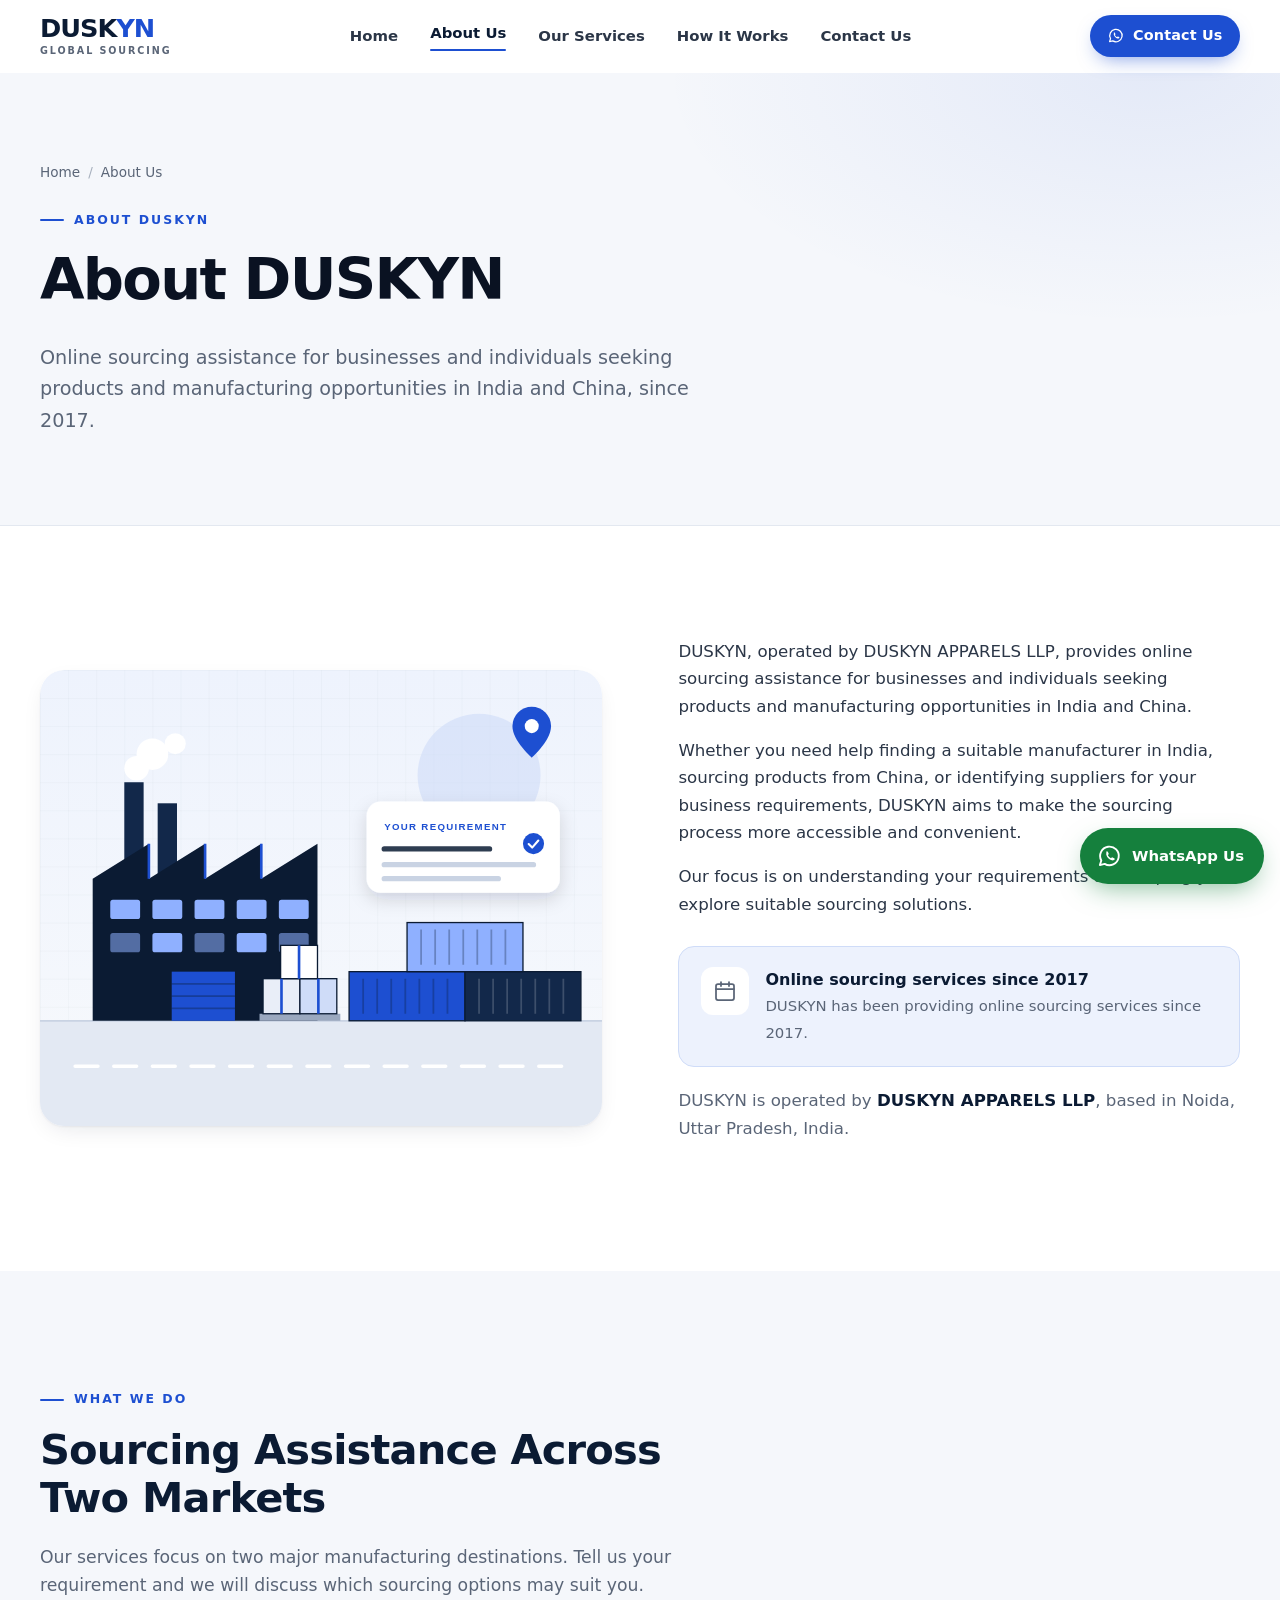
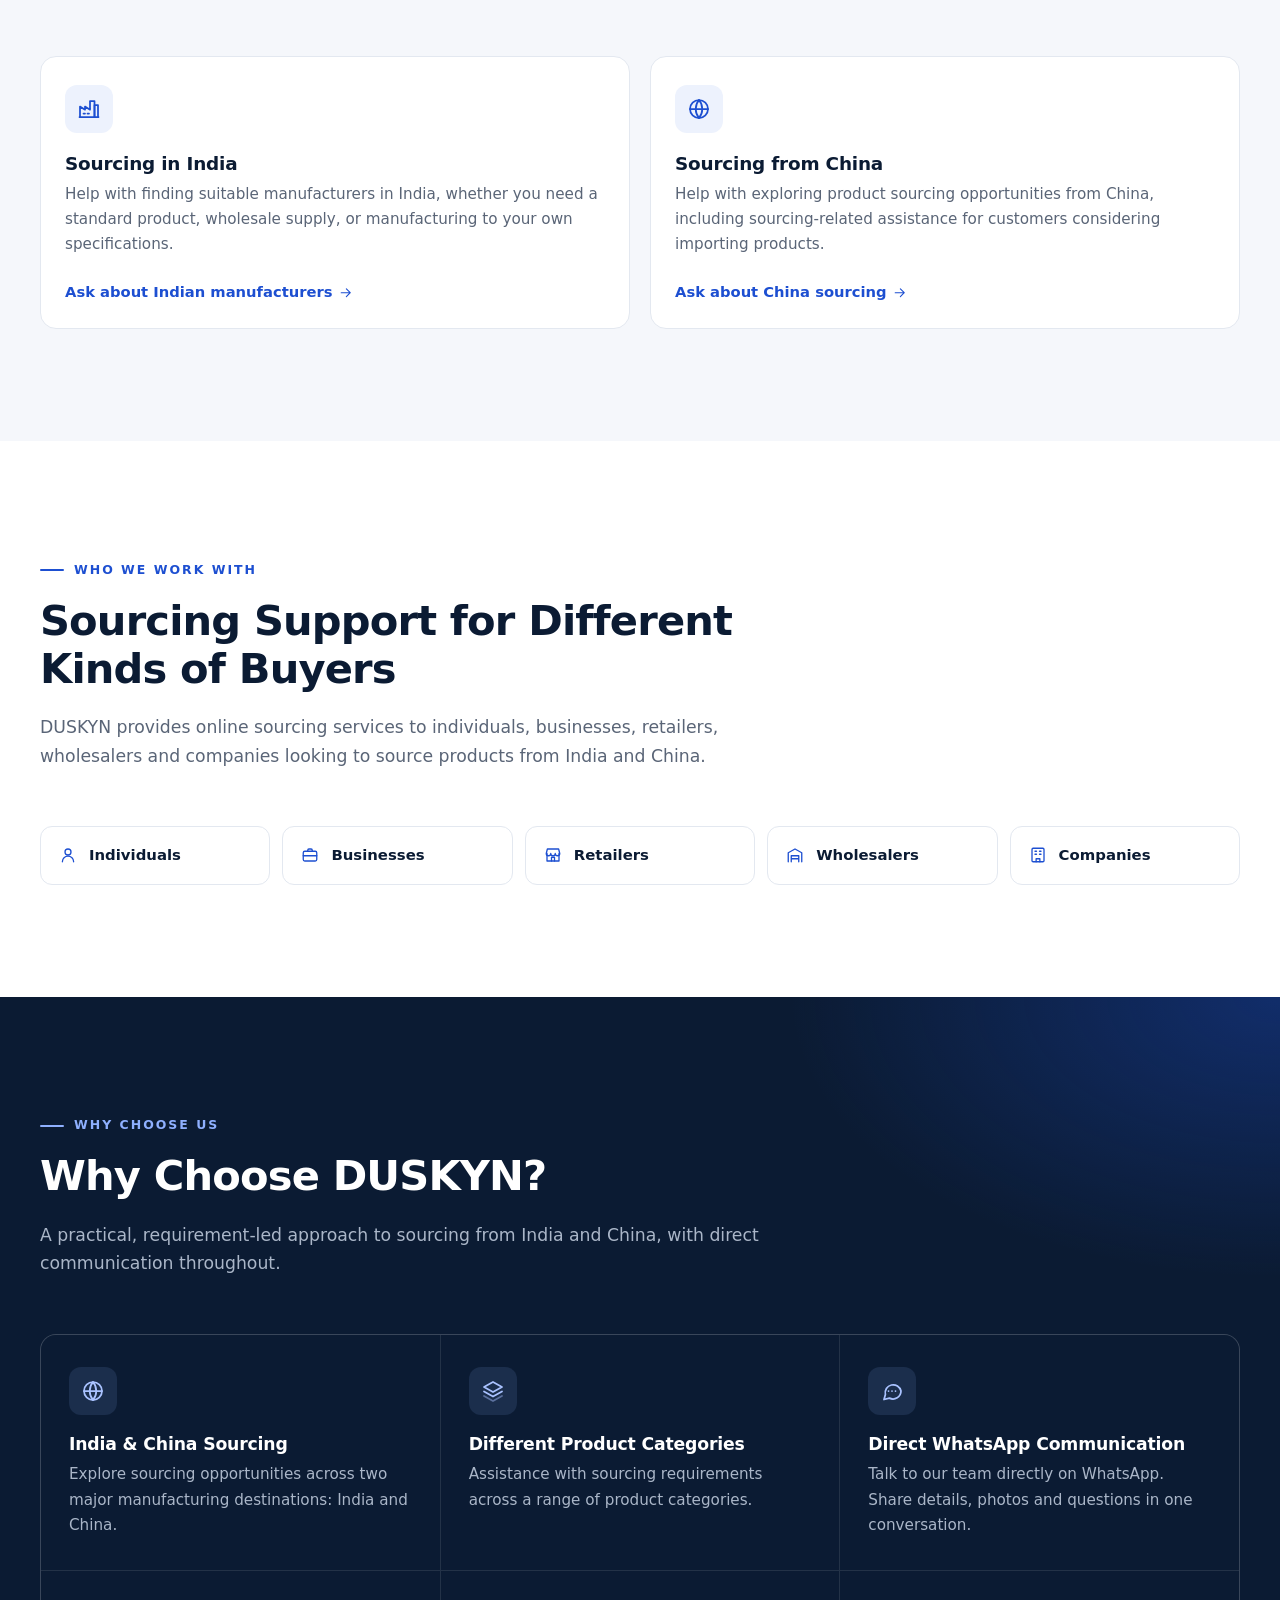
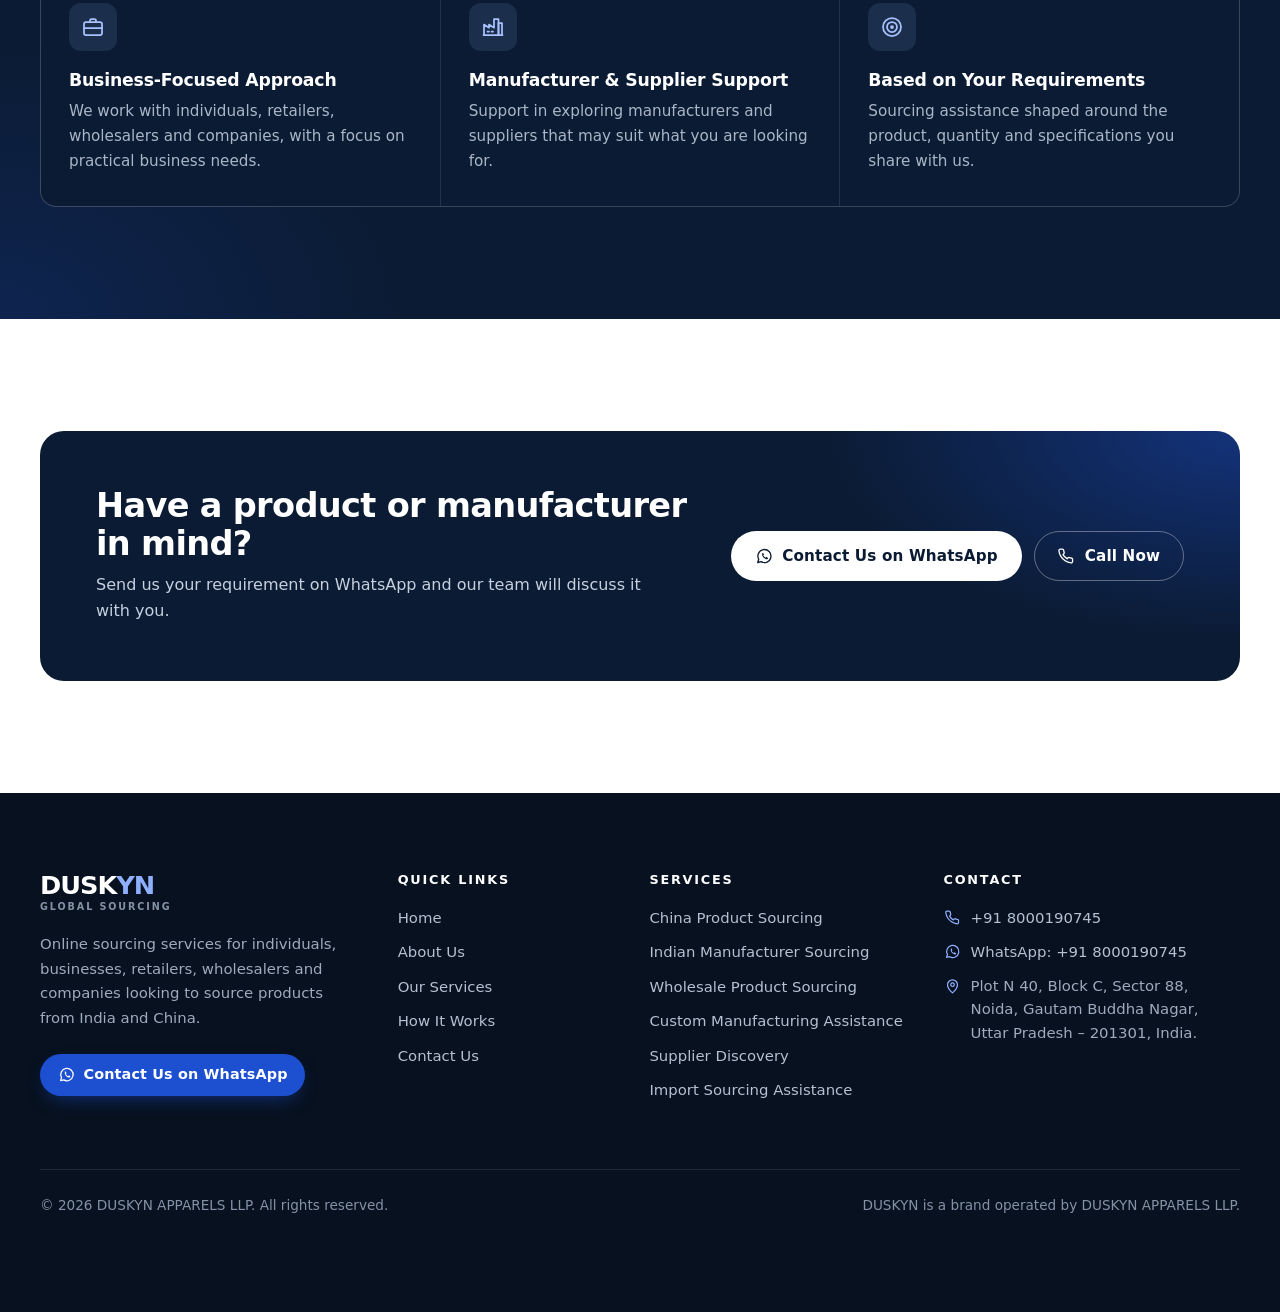
<file: about.html>
<!doctype html>
<html lang="en">
<head>
  <meta charset="utf-8">
  <meta name="viewport" content="width=device-width, initial-scale=1">
  <title>About DUSKYN | Online Sourcing Services Since 2017</title>
  <meta name="description" content="Learn about DUSKYN, operated by DUSKYN APPARELS LLP in Noida, providing online sourcing assistance for products and manufacturers in India and China since 2017.">
  <meta name="theme-color" content="#0b1b33">
  <meta name="format-detection" content="telephone=no">
  <link rel="canonical" href="https://duskyn.co/about.html">
  <meta property="og:type" content="website">
  <meta property="og:site_name" content="DUSKYN">
  <meta property="og:title" content="About DUSKYN | Online Sourcing Services Since 2017">
  <meta property="og:description" content="Learn about DUSKYN, operated by DUSKYN APPARELS LLP in Noida, providing online sourcing assistance for products and manufacturers in India and China since 2017.">
  <meta property="og:locale" content="en_IN">
  <meta property="og:url" content="https://duskyn.co/about.html">
  <meta property="og:image" content="https://duskyn.co/assets/images/og-image.png">
  <meta property="og:image:width" content="1200">
  <meta property="og:image:height" content="630">
  <meta property="og:image:alt" content="DUSKYN — Global product sourcing from India and China">
  <meta name="twitter:image" content="https://duskyn.co/assets/images/og-image.png">
  <meta name="twitter:card" content="summary_large_image">
  <meta name="twitter:title" content="About DUSKYN | Online Sourcing Services Since 2017">
  <meta name="twitter:description" content="Learn about DUSKYN, operated by DUSKYN APPARELS LLP in Noida, providing online sourcing assistance for products and manufacturers in India and China since 2017.">
  <link rel="icon" href="assets/images/favicon.svg" type="image/svg+xml">
  <link rel="icon" href="assets/images/favicon-32.png" sizes="32x32" type="image/png">
  <link rel="apple-touch-icon" href="assets/images/apple-touch-icon.png">
  <link rel="manifest" href="site.webmanifest">
  <link rel="stylesheet" href="assets/css/style.css">
  <script src="assets/js/main.js" defer></script>
</head>
<body>
<a class="skip-link" href="#main">Skip to content</a>
<header class="site-header">
  <div class="container header-inner">
    <a class="brand" href="index.html" aria-label="DUSKYN home"><span class="brand-mark">DUSK<span>YN</span></span><span class="brand-sub">Global Sourcing</span></a>
    <nav class="site-nav" id="site-nav" aria-label="Main navigation">
      <ul class="nav-list">
        <li><a href="index.html">Home</a></li><li><a href="about.html" aria-current="page">About Us</a></li><li><a href="services.html">Our Services</a></li><li><a href="index.html#how-it-works">How It Works</a></li><li><a href="contact.html">Contact Us</a></li>
      </ul>
      <div class="mobile-cta">
        <a class="btn btn-primary" href="https://wa.me/918000190745?text=Hello%20DUSKYN%20APPARELS%20LLP%2C%20I%20am%20interested%20in%20your%20services.%20Please%20share%20more%20information." target="_blank" rel="noopener noreferrer"><svg class="icon" viewBox="0 0 24 24" fill="none" stroke="currentColor" stroke-width="1.75" stroke-linecap="round" stroke-linejoin="round" aria-hidden="true" focusable="false"><path d="M3.6 20.4l1.3-4.3A8.6 8.6 0 1 1 8 19.3z"/><path fill="currentColor" stroke="none" d="M9.3 8.3c.2-.4.5-.5.8-.5h.4c.2 0 .4.1.5.4l.7 1.6c.1.2 0 .5-.1.6l-.5.6c-.1.2-.1.4 0 .5.6 1 1.4 1.8 2.4 2.4.2.1.4.1.5 0l.6-.5c.2-.2.4-.2.6-.1l1.6.7c.3.1.4.3.4.5v.4c0 .3-.1.7-.6.9-.6.3-1.3.4-2 .2-2.5-.7-4.4-2.6-5.1-5.1-.2-.7-.1-1.4.2-2z"/></svg>Contact Us on WhatsApp</a>
      </div>
    </nav>
    <div class="header-actions">
      <a class="btn btn-primary btn-sm" href="https://wa.me/918000190745?text=Hello%20DUSKYN%20APPARELS%20LLP%2C%20I%20am%20interested%20in%20your%20services.%20Please%20share%20more%20information." target="_blank" rel="noopener noreferrer"><svg class="icon" viewBox="0 0 24 24" fill="none" stroke="currentColor" stroke-width="1.75" stroke-linecap="round" stroke-linejoin="round" aria-hidden="true" focusable="false"><path d="M3.6 20.4l1.3-4.3A8.6 8.6 0 1 1 8 19.3z"/><path fill="currentColor" stroke="none" d="M9.3 8.3c.2-.4.5-.5.8-.5h.4c.2 0 .4.1.5.4l.7 1.6c.1.2 0 .5-.1.6l-.5.6c-.1.2-.1.4 0 .5.6 1 1.4 1.8 2.4 2.4.2.1.4.1.5 0l.6-.5c.2-.2.4-.2.6-.1l1.6.7c.3.1.4.3.4.5v.4c0 .3-.1.7-.6.9-.6.3-1.3.4-2 .2-2.5-.7-4.4-2.6-5.1-5.1-.2-.7-.1-1.4.2-2z"/></svg>Contact Us</a>
      <button class="nav-toggle" type="button" aria-controls="site-nav" aria-expanded="false" aria-label="Open menu">
        <svg class="icon icon-open" viewBox="0 0 24 24" fill="none" stroke="currentColor" stroke-width="1.75" stroke-linecap="round" stroke-linejoin="round" aria-hidden="true" focusable="false"><path d="M4 7h16M4 12h16M4 17h16"/></svg><svg class="icon icon-close" viewBox="0 0 24 24" fill="none" stroke="currentColor" stroke-width="1.75" stroke-linecap="round" stroke-linejoin="round" aria-hidden="true" focusable="false"><path d="M6 6l12 12M18 6 6 18"/></svg>
      </button>
    </div>
  </div>
</header>
<main id="main">
  <section class="page-hero">
    <div class="container">
      <ol class="breadcrumb" aria-label="Breadcrumb"><li><a href="index.html">Home</a></li><li aria-current="page">About Us</li></ol>
      <span class="eyebrow">About DUSKYN</span>
      <h1>About DUSKYN</h1>
      <p class="lead">Online sourcing assistance for businesses and individuals seeking products and manufacturing opportunities in India and China, since 2017.</p>
    </div>
  </section>

  <section class="section" aria-label="Company overview">
    <div class="container">
      <div class="split">
      <div class="split-media reveal">
        <img src="assets/images/about-manufacturing.svg" width="640" height="520" loading="lazy" decoding="async"
             alt="Illustration of a manufacturing facility with shipping containers and packed goods, representing sourcing from manufacturers">
      </div>
      <div class="split-content reveal">
        
        <p>DUSKYN, operated by DUSKYN APPARELS LLP, provides online sourcing assistance for businesses and individuals seeking products and manufacturing opportunities in India and China.</p><p>Whether you need help finding a suitable manufacturer in India, sourcing products from China, or identifying suppliers for your business requirements, DUSKYN aims to make the sourcing process more accessible and convenient.</p><p>Our focus is on understanding your requirements and helping you explore suitable sourcing solutions.</p>
        <div class="history-card">
          <span class="icon-box"><svg class="icon" viewBox="0 0 24 24" fill="none" stroke="currentColor" stroke-width="1.75" stroke-linecap="round" stroke-linejoin="round" aria-hidden="true" focusable="false"><rect x="3" y="5" width="18" height="16" rx="2"/><path d="M3 10h18M8 3v4M16 3v4"/></svg></span>
          <div><strong>Online sourcing services since 2017</strong>
          <span>DUSKYN has been providing online sourcing services since 2017.</span></div>
        </div>
        <p class="company-line">DUSKYN is operated by <strong>DUSKYN APPARELS LLP</strong>, based in Noida, Uttar Pradesh, India.</p>
        
      </div>
    </div>
    </div>
  </section>

  <section class="section section-alt" aria-labelledby="what-title">
    <div class="container">
      <div class="section-head reveal"><span class="eyebrow">What We Do</span><h2 id="what-title">Sourcing Assistance Across Two Markets</h2><p>Our services focus on two major manufacturing destinations. Tell us your requirement and we will discuss which sourcing options may suit you.</p></div>
      <div class="card-grid cols-2">
        <article class="card reveal">
          <span class="icon-box"><svg class="icon" viewBox="0 0 24 24" fill="none" stroke="currentColor" stroke-width="1.75" stroke-linecap="round" stroke-linejoin="round" aria-hidden="true" focusable="false"><path d="M3 20V9.5l5 3.2V9.5l5 3.2V4h4.5v16"/><path d="M2.5 20h19"/><path d="M17.5 20V8H21v12"/><path d="M6.5 16.5h1.5M10.5 16.5H12"/></svg></span>
          <h3>Sourcing in India</h3>
          <p>Help with finding suitable manufacturers in India, whether you need a standard product, wholesale supply, or manufacturing to your own specifications.</p>
          <a class="text-link" href="https://wa.me/918000190745?text=Hello%20DUSKYN%20APPARELS%20LLP%2C%20I%20have%20an%20Indian%20manufacturer%20sourcing%20enquiry.%20Please%20share%20more%20information." target="_blank" rel="noopener noreferrer">Ask about Indian manufacturers <svg class="icon" viewBox="0 0 24 24" fill="none" stroke="currentColor" stroke-width="1.75" stroke-linecap="round" stroke-linejoin="round" aria-hidden="true" focusable="false"><path d="M5 12h14M13 6l6 6-6 6"/></svg></a>
        </article>
        <article class="card reveal">
          <span class="icon-box"><svg class="icon" viewBox="0 0 24 24" fill="none" stroke="currentColor" stroke-width="1.75" stroke-linecap="round" stroke-linejoin="round" aria-hidden="true" focusable="false"><circle cx="12" cy="12" r="9"/><path d="M3 12h18M12 3a14 14 0 0 1 0 18M12 3a14 14 0 0 0 0 18"/></svg></span>
          <h3>Sourcing from China</h3>
          <p>Help with exploring product sourcing opportunities from China, including sourcing-related assistance for customers considering importing products.</p>
          <a class="text-link" href="https://wa.me/918000190745?text=Hello%20DUSKYN%20APPARELS%20LLP%2C%20I%20have%20a%20China%20product%20sourcing%20enquiry.%20Please%20share%20more%20information." target="_blank" rel="noopener noreferrer">Ask about China sourcing <svg class="icon" viewBox="0 0 24 24" fill="none" stroke="currentColor" stroke-width="1.75" stroke-linecap="round" stroke-linejoin="round" aria-hidden="true" focusable="false"><path d="M5 12h14M13 6l6 6-6 6"/></svg></a>
        </article>
      </div>
    </div>
  </section>

  <section class="section" aria-labelledby="who-title">
    <div class="container">
      <div class="section-head reveal"><span class="eyebrow">Who We Work With</span><h2 id="who-title">Sourcing Support for Different Kinds of Buyers</h2><p>DUSKYN provides online sourcing services to individuals, businesses, retailers, wholesalers and companies looking to source products from India and China.</p></div>
      <ul class="audience-grid"><li class="enquiry-link reveal"><svg class="icon" viewBox="0 0 24 24" fill="none" stroke="currentColor" stroke-width="1.75" stroke-linecap="round" stroke-linejoin="round" aria-hidden="true" focusable="false"><circle cx="12" cy="8" r="4"/><path d="M4.5 21a7.5 7.5 0 0 1 15 0"/></svg>Individuals</li><li class="enquiry-link reveal"><svg class="icon" viewBox="0 0 24 24" fill="none" stroke="currentColor" stroke-width="1.75" stroke-linecap="round" stroke-linejoin="round" aria-hidden="true" focusable="false"><rect x="3" y="7" width="18" height="13" rx="2"/><path d="M9 7V5.5A1.5 1.5 0 0 1 10.5 4h3A1.5 1.5 0 0 1 15 5.5V7"/><path d="M3 13h18"/></svg>Businesses</li><li class="enquiry-link reveal"><svg class="icon" viewBox="0 0 24 24" fill="none" stroke="currentColor" stroke-width="1.75" stroke-linecap="round" stroke-linejoin="round" aria-hidden="true" focusable="false"><path d="M4 10v10h16V10"/><path d="M3 10 4.5 4h15L21 10a3 3 0 0 1-6 0 3 3 0 0 1-6 0 3 3 0 0 1-6 0z"/><path d="M10 20v-5h4v5"/></svg>Retailers</li><li class="enquiry-link reveal"><svg class="icon" viewBox="0 0 24 24" fill="none" stroke="currentColor" stroke-width="1.75" stroke-linecap="round" stroke-linejoin="round" aria-hidden="true" focusable="false"><path d="M3 21V9l9-5 9 5v12"/><path d="M7 21v-8h10v8M7 17h10"/></svg>Wholesalers</li><li class="enquiry-link reveal"><svg class="icon" viewBox="0 0 24 24" fill="none" stroke="currentColor" stroke-width="1.75" stroke-linecap="round" stroke-linejoin="round" aria-hidden="true" focusable="false"><rect x="4" y="3" width="16" height="18" rx="1.5"/><path d="M9.5 21v-4h5v4M8 7h2M14 7h2M8 11h2M14 11h2"/></svg>Companies</li></ul>
    </div>
  </section>

  <section class="section section-dark" id="why-duskyn" aria-labelledby="why-title">
    <div class="container">
      <div class="section-head reveal"><span class="eyebrow">Why Choose Us</span><h2 id="why-title">Why Choose DUSKYN?</h2><p>A practical, requirement-led approach to sourcing from India and China, with direct communication throughout.</p></div>
      <div class="feature-grid"><div class="feature reveal">
          <span class="icon-box"><svg class="icon" viewBox="0 0 24 24" fill="none" stroke="currentColor" stroke-width="1.75" stroke-linecap="round" stroke-linejoin="round" aria-hidden="true" focusable="false"><circle cx="12" cy="12" r="9"/><path d="M3 12h18M12 3a14 14 0 0 1 0 18M12 3a14 14 0 0 0 0 18"/></svg></span>
          <h3>India &amp; China Sourcing</h3>
          <p>Explore sourcing opportunities across two major manufacturing destinations: India and China.</p>
        </div><div class="feature reveal">
          <span class="icon-box"><svg class="icon" viewBox="0 0 24 24" fill="none" stroke="currentColor" stroke-width="1.75" stroke-linecap="round" stroke-linejoin="round" aria-hidden="true" focusable="false"><path d="m12 3 9 5-9 5-9-5 9-5z"/><path d="m3 12.5 9 5 9-5"/><path d="m3 17 9 5 9-5" opacity=".45"/></svg></span>
          <h3>Different Product Categories</h3>
          <p>Assistance with sourcing requirements across a range of product categories.</p>
        </div><div class="feature reveal">
          <span class="icon-box"><svg class="icon" viewBox="0 0 24 24" fill="none" stroke="currentColor" stroke-width="1.75" stroke-linecap="round" stroke-linejoin="round" aria-hidden="true" focusable="false"><path d="M21 12a8 8 0 0 1-11.6 7.1L4 20.5l1.4-4.9A8 8 0 1 1 21 12z"/><path d="M8.5 12h.01M12 12h.01M15.5 12h.01"/></svg></span>
          <h3>Direct WhatsApp Communication</h3>
          <p>Talk to our team directly on WhatsApp. Share details, photos and questions in one conversation.</p>
        </div><div class="feature reveal">
          <span class="icon-box"><svg class="icon" viewBox="0 0 24 24" fill="none" stroke="currentColor" stroke-width="1.75" stroke-linecap="round" stroke-linejoin="round" aria-hidden="true" focusable="false"><rect x="3" y="7" width="18" height="13" rx="2"/><path d="M9 7V5.5A1.5 1.5 0 0 1 10.5 4h3A1.5 1.5 0 0 1 15 5.5V7"/><path d="M3 13h18"/></svg></span>
          <h3>Business-Focused Approach</h3>
          <p>We work with individuals, retailers, wholesalers and companies, with a focus on practical business needs.</p>
        </div><div class="feature reveal">
          <span class="icon-box"><svg class="icon" viewBox="0 0 24 24" fill="none" stroke="currentColor" stroke-width="1.75" stroke-linecap="round" stroke-linejoin="round" aria-hidden="true" focusable="false"><path d="M3 20V9.5l5 3.2V9.5l5 3.2V4h4.5v16"/><path d="M2.5 20h19"/><path d="M17.5 20V8H21v12"/><path d="M6.5 16.5h1.5M10.5 16.5H12"/></svg></span>
          <h3>Manufacturer &amp; Supplier Support</h3>
          <p>Support in exploring manufacturers and suppliers that may suit what you are looking for.</p>
        </div><div class="feature reveal">
          <span class="icon-box"><svg class="icon" viewBox="0 0 24 24" fill="none" stroke="currentColor" stroke-width="1.75" stroke-linecap="round" stroke-linejoin="round" aria-hidden="true" focusable="false"><circle cx="12" cy="12" r="9"/><circle cx="12" cy="12" r="5"/><circle cx="12" cy="12" r="1"/></svg></span>
          <h3>Based on Your Requirements</h3>
          <p>Sourcing assistance shaped around the product, quantity and specifications you share with us.</p>
        </div></div>
    </div>
  </section>

  <section class="section">
    <div class="container">
      <div class="cta-band reveal">
        <div><h2>Have a product or manufacturer in mind?</h2><p>Send us your requirement on WhatsApp and our team will discuss it with you.</p></div>
        <div class="btn-row">
          <a class="btn btn-light" href="https://wa.me/918000190745?text=Hello%20DUSKYN%20APPARELS%20LLP%2C%20I%20am%20interested%20in%20your%20services.%20Please%20share%20more%20information." target="_blank" rel="noopener noreferrer"><svg class="icon" viewBox="0 0 24 24" fill="none" stroke="currentColor" stroke-width="1.75" stroke-linecap="round" stroke-linejoin="round" aria-hidden="true" focusable="false"><path d="M3.6 20.4l1.3-4.3A8.6 8.6 0 1 1 8 19.3z"/><path fill="currentColor" stroke="none" d="M9.3 8.3c.2-.4.5-.5.8-.5h.4c.2 0 .4.1.5.4l.7 1.6c.1.2 0 .5-.1.6l-.5.6c-.1.2-.1.4 0 .5.6 1 1.4 1.8 2.4 2.4.2.1.4.1.5 0l.6-.5c.2-.2.4-.2.6-.1l1.6.7c.3.1.4.3.4.5v.4c0 .3-.1.7-.6.9-.6.3-1.3.4-2 .2-2.5-.7-4.4-2.6-5.1-5.1-.2-.7-.1-1.4.2-2z"/></svg>Contact Us on WhatsApp</a>
          <a class="btn btn-ghost-light" href="tel:+918000190745"><svg class="icon" viewBox="0 0 24 24" fill="none" stroke="currentColor" stroke-width="1.75" stroke-linecap="round" stroke-linejoin="round" aria-hidden="true" focusable="false"><path d="M20.5 16.4v2.7a1.8 1.8 0 0 1-2 1.8 17.8 17.8 0 0 1-7.8-2.8 17.5 17.5 0 0 1-5.4-5.4A17.8 17.8 0 0 1 2.5 4.9a1.8 1.8 0 0 1 1.8-2h2.7A1.8 1.8 0 0 1 8.8 4.5c.1.9.3 1.7.6 2.5a1.8 1.8 0 0 1-.4 1.9L7.9 10a14.4 14.4 0 0 0 5.4 5.4l1.1-1.1a1.8 1.8 0 0 1 1.9-.4c.8.3 1.6.5 2.5.6a1.8 1.8 0 0 1 1.7 1.9z"/></svg>Call Now</a>
        </div>
      </div>
    </div>
  </section>
</main>
<footer class="site-footer">
  <div class="container">
    <div class="footer-grid">
      <div class="footer-about">
        <a class="brand" href="index.html" aria-label="DUSKYN home"><span class="brand-mark">DUSK<span>YN</span></span><span class="brand-sub">Global Sourcing</span></a>
        <p>Online sourcing services for individuals, businesses, retailers, wholesalers and companies looking to source products from India and China.</p>
        <a class="btn btn-primary btn-sm" href="https://wa.me/918000190745?text=Hello%20DUSKYN%20APPARELS%20LLP%2C%20I%20am%20interested%20in%20your%20services.%20Please%20share%20more%20information." target="_blank" rel="noopener noreferrer"><svg class="icon" viewBox="0 0 24 24" fill="none" stroke="currentColor" stroke-width="1.75" stroke-linecap="round" stroke-linejoin="round" aria-hidden="true" focusable="false"><path d="M3.6 20.4l1.3-4.3A8.6 8.6 0 1 1 8 19.3z"/><path fill="currentColor" stroke="none" d="M9.3 8.3c.2-.4.5-.5.8-.5h.4c.2 0 .4.1.5.4l.7 1.6c.1.2 0 .5-.1.6l-.5.6c-.1.2-.1.4 0 .5.6 1 1.4 1.8 2.4 2.4.2.1.4.1.5 0l.6-.5c.2-.2.4-.2.6-.1l1.6.7c.3.1.4.3.4.5v.4c0 .3-.1.7-.6.9-.6.3-1.3.4-2 .2-2.5-.7-4.4-2.6-5.1-5.1-.2-.7-.1-1.4.2-2z"/></svg>Contact Us on WhatsApp</a>
      </div>
      <nav aria-label="Footer navigation">
        <h2 class="footer-title">Quick Links</h2>
        <ul class="footer-links"><li><a href="index.html">Home</a></li><li><a href="about.html">About Us</a></li><li><a href="services.html">Our Services</a></li><li><a href="index.html#how-it-works">How It Works</a></li><li><a href="contact.html">Contact Us</a></li></ul>
      </nav>
      <nav aria-label="Services">
        <h2 class="footer-title">Services</h2>
        <ul class="footer-links"><li><a href="services.html#china-product-sourcing">China Product Sourcing</a></li><li><a href="services.html#indian-manufacturer-sourcing">Indian Manufacturer Sourcing</a></li><li><a href="services.html#wholesale-product-sourcing">Wholesale Product Sourcing</a></li><li><a href="services.html#custom-manufacturing-assistance">Custom Manufacturing Assistance</a></li><li><a href="services.html#supplier-discovery">Supplier Discovery</a></li><li><a href="services.html#import-sourcing-assistance">Import Sourcing Assistance</a></li></ul>
      </nav>
      <div>
        <h2 class="footer-title">Contact</h2>
        <ul class="footer-links footer-contact">
          <li><svg class="icon" viewBox="0 0 24 24" fill="none" stroke="currentColor" stroke-width="1.75" stroke-linecap="round" stroke-linejoin="round" aria-hidden="true" focusable="false"><path d="M20.5 16.4v2.7a1.8 1.8 0 0 1-2 1.8 17.8 17.8 0 0 1-7.8-2.8 17.5 17.5 0 0 1-5.4-5.4A17.8 17.8 0 0 1 2.5 4.9a1.8 1.8 0 0 1 1.8-2h2.7A1.8 1.8 0 0 1 8.8 4.5c.1.9.3 1.7.6 2.5a1.8 1.8 0 0 1-.4 1.9L7.9 10a14.4 14.4 0 0 0 5.4 5.4l1.1-1.1a1.8 1.8 0 0 1 1.9-.4c.8.3 1.6.5 2.5.6a1.8 1.8 0 0 1 1.7 1.9z"/></svg><a href="tel:+918000190745">+91 8000190745</a></li>
          <li><svg class="icon" viewBox="0 0 24 24" fill="none" stroke="currentColor" stroke-width="1.75" stroke-linecap="round" stroke-linejoin="round" aria-hidden="true" focusable="false"><path d="M3.6 20.4l1.3-4.3A8.6 8.6 0 1 1 8 19.3z"/><path fill="currentColor" stroke="none" d="M9.3 8.3c.2-.4.5-.5.8-.5h.4c.2 0 .4.1.5.4l.7 1.6c.1.2 0 .5-.1.6l-.5.6c-.1.2-.1.4 0 .5.6 1 1.4 1.8 2.4 2.4.2.1.4.1.5 0l.6-.5c.2-.2.4-.2.6-.1l1.6.7c.3.1.4.3.4.5v.4c0 .3-.1.7-.6.9-.6.3-1.3.4-2 .2-2.5-.7-4.4-2.6-5.1-5.1-.2-.7-.1-1.4.2-2z"/></svg><a href="https://wa.me/918000190745?text=Hello%20DUSKYN%20APPARELS%20LLP%2C%20I%20am%20interested%20in%20your%20services.%20Please%20share%20more%20information." target="_blank" rel="noopener noreferrer">WhatsApp: +91 8000190745</a></li>
          <li><svg class="icon" viewBox="0 0 24 24" fill="none" stroke="currentColor" stroke-width="1.75" stroke-linecap="round" stroke-linejoin="round" aria-hidden="true" focusable="false"><path d="M12 21s-7-6.1-7-11.5a7 7 0 0 1 14 0C19 14.9 12 21 12 21z"/><circle cx="12" cy="9.5" r="2.5"/></svg><address>Plot N 40, Block C, Sector 88,<br>Noida, Gautam Buddha Nagar,<br>Uttar Pradesh – 201301, India.</address></li>
        </ul>
      </div>
    </div>
    <div class="footer-bottom">
      <p>&copy; <span data-year>2026</span> DUSKYN APPARELS LLP. All rights reserved.</p>
      <p>DUSKYN is a brand operated by DUSKYN APPARELS LLP.</p>
    </div>
  </div>
</footer>
<a class="wa-float" href="https://wa.me/918000190745?text=Hello%20DUSKYN%20APPARELS%20LLP%2C%20I%20am%20interested%20in%20your%20services.%20Please%20share%20more%20information." target="_blank" rel="noopener noreferrer" aria-label="Contact DUSKYN on WhatsApp"><svg class="icon" viewBox="0 0 24 24" fill="none" stroke="currentColor" stroke-width="1.75" stroke-linecap="round" stroke-linejoin="round" aria-hidden="true" focusable="false"><path d="M3.6 20.4l1.3-4.3A8.6 8.6 0 1 1 8 19.3z"/><path fill="currentColor" stroke="none" d="M9.3 8.3c.2-.4.5-.5.8-.5h.4c.2 0 .4.1.5.4l.7 1.6c.1.2 0 .5-.1.6l-.5.6c-.1.2-.1.4 0 .5.6 1 1.4 1.8 2.4 2.4.2.1.4.1.5 0l.6-.5c.2-.2.4-.2.6-.1l1.6.7c.3.1.4.3.4.5v.4c0 .3-.1.7-.6.9-.6.3-1.3.4-2 .2-2.5-.7-4.4-2.6-5.1-5.1-.2-.7-.1-1.4.2-2z"/></svg><span class="wa-float-label">WhatsApp Us</span></a>
</body>
</html>
</file>
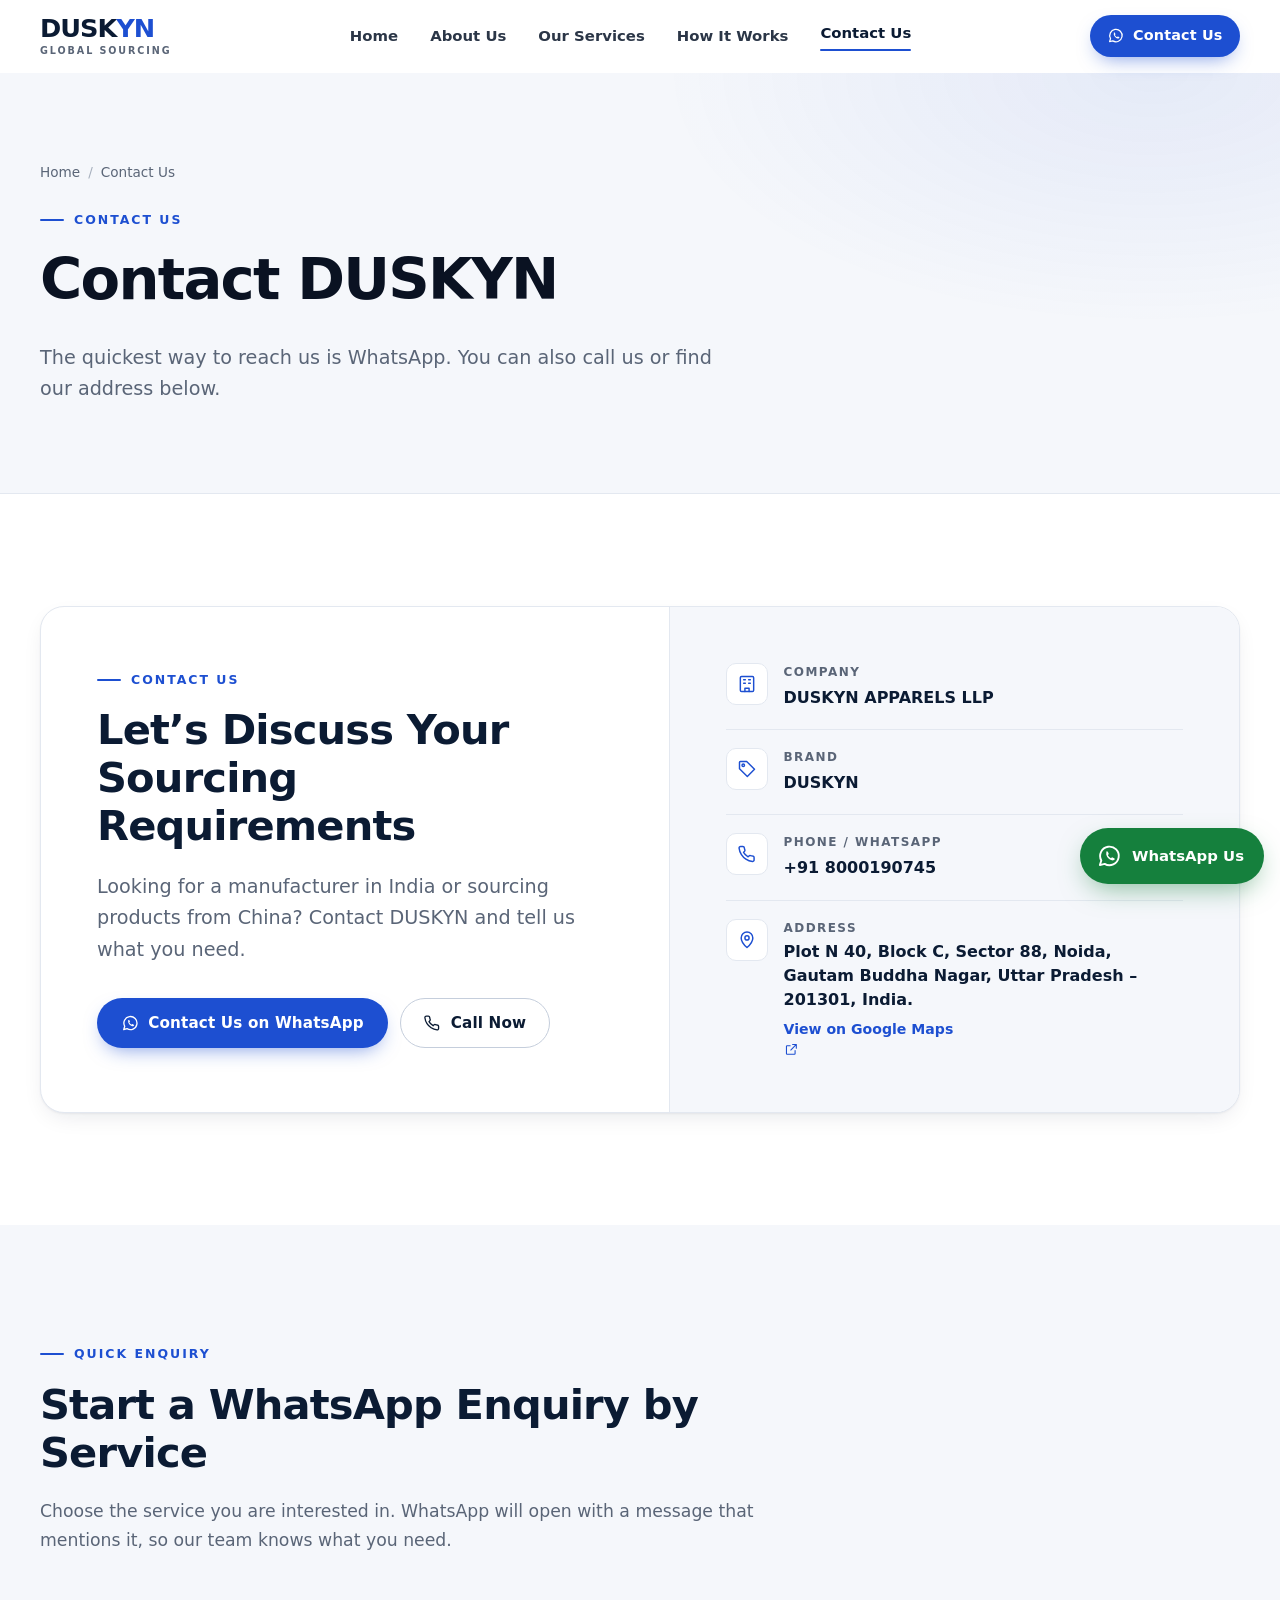
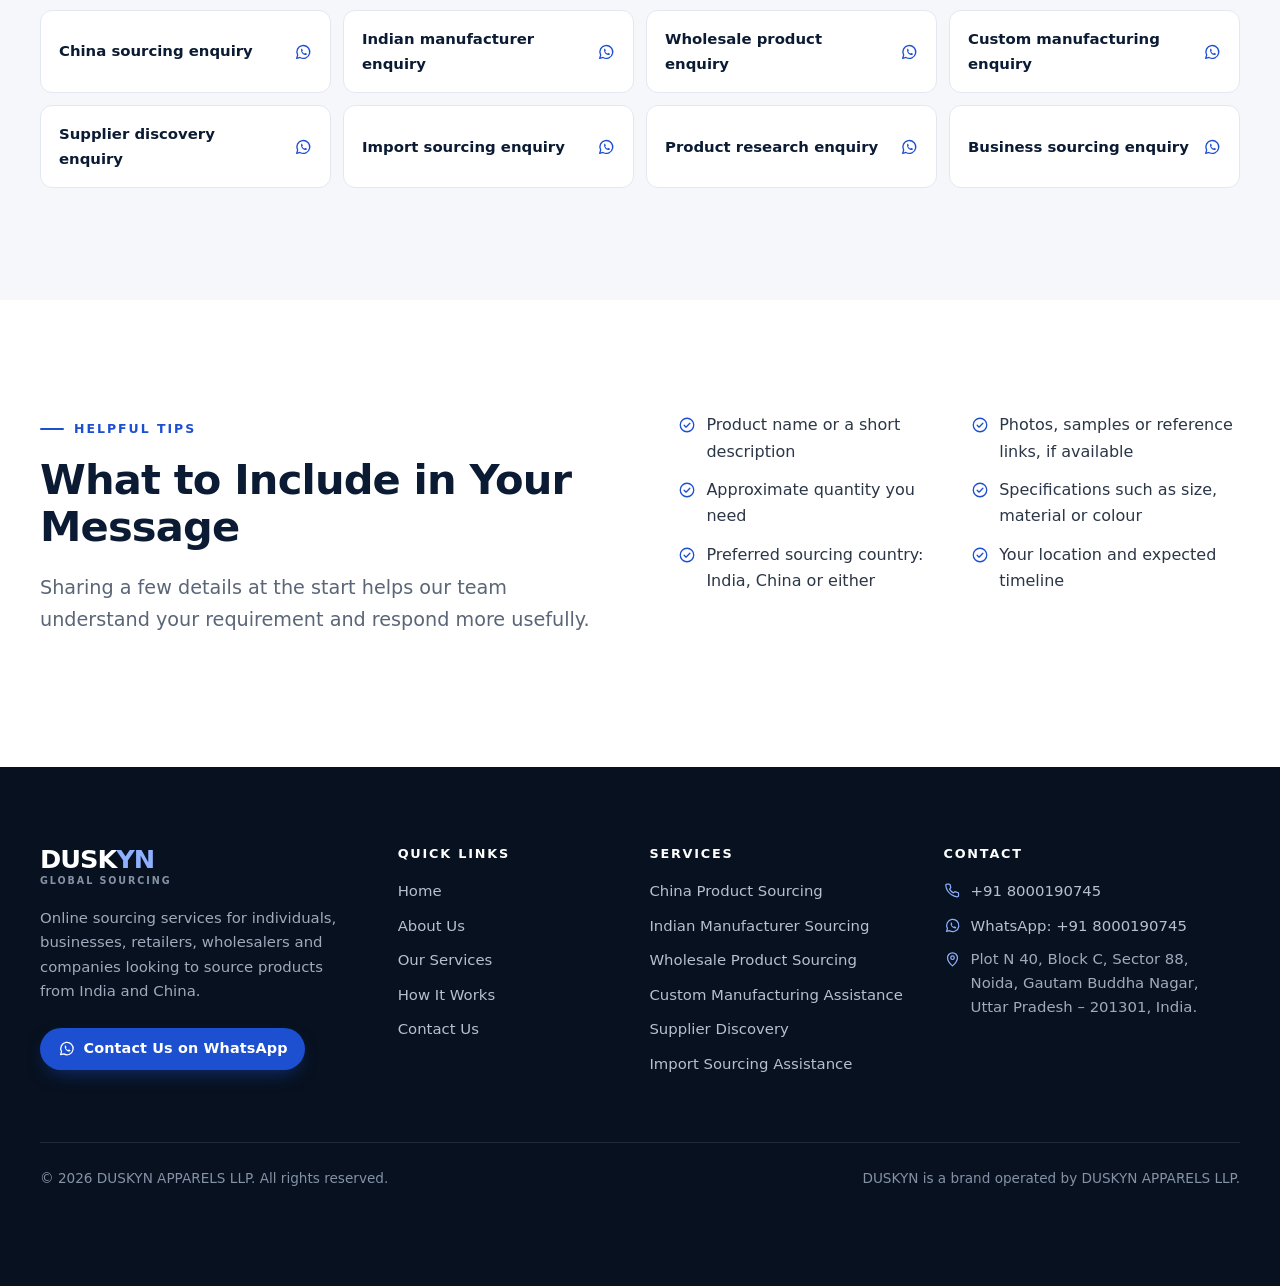
<file: contact.html>
<!doctype html>
<html lang="en">
<head>
  <meta charset="utf-8">
  <meta name="viewport" content="width=device-width, initial-scale=1">
  <title>Contact DUSKYN | WhatsApp +91 8000190745</title>
  <meta name="description" content="Contact DUSKYN (DUSKYN APPARELS LLP) on WhatsApp or call +91 8000190745. Plot N 40, Block C, Sector 88, Noida, Gautam Buddha Nagar, Uttar Pradesh 201301.">
  <meta name="theme-color" content="#0b1b33">
  <meta name="format-detection" content="telephone=no">
  <link rel="canonical" href="https://duskyn.co/contact.html">
  <meta property="og:type" content="website">
  <meta property="og:site_name" content="DUSKYN">
  <meta property="og:title" content="Contact DUSKYN | WhatsApp +91 8000190745">
  <meta property="og:description" content="Contact DUSKYN (DUSKYN APPARELS LLP) on WhatsApp or call +91 8000190745. Plot N 40, Block C, Sector 88, Noida, Gautam Buddha Nagar, Uttar Pradesh 201301.">
  <meta property="og:locale" content="en_IN">
  <meta property="og:url" content="https://duskyn.co/contact.html">
  <meta property="og:image" content="https://duskyn.co/assets/images/og-image.png">
  <meta property="og:image:width" content="1200">
  <meta property="og:image:height" content="630">
  <meta property="og:image:alt" content="DUSKYN — Global product sourcing from India and China">
  <meta name="twitter:image" content="https://duskyn.co/assets/images/og-image.png">
  <meta name="twitter:card" content="summary_large_image">
  <meta name="twitter:title" content="Contact DUSKYN | WhatsApp +91 8000190745">
  <meta name="twitter:description" content="Contact DUSKYN (DUSKYN APPARELS LLP) on WhatsApp or call +91 8000190745. Plot N 40, Block C, Sector 88, Noida, Gautam Buddha Nagar, Uttar Pradesh 201301.">
  <link rel="icon" href="assets/images/favicon.svg" type="image/svg+xml">
  <link rel="icon" href="assets/images/favicon-32.png" sizes="32x32" type="image/png">
  <link rel="apple-touch-icon" href="assets/images/apple-touch-icon.png">
  <link rel="manifest" href="site.webmanifest">
  <link rel="stylesheet" href="assets/css/style.css">
  <script src="assets/js/main.js" defer></script>
</head>
<body>
<a class="skip-link" href="#main">Skip to content</a>
<header class="site-header">
  <div class="container header-inner">
    <a class="brand" href="index.html" aria-label="DUSKYN home"><span class="brand-mark">DUSK<span>YN</span></span><span class="brand-sub">Global Sourcing</span></a>
    <nav class="site-nav" id="site-nav" aria-label="Main navigation">
      <ul class="nav-list">
        <li><a href="index.html">Home</a></li><li><a href="about.html">About Us</a></li><li><a href="services.html">Our Services</a></li><li><a href="index.html#how-it-works">How It Works</a></li><li><a href="contact.html" aria-current="page">Contact Us</a></li>
      </ul>
      <div class="mobile-cta">
        <a class="btn btn-primary" href="https://wa.me/918000190745?text=Hello%20DUSKYN%20APPARELS%20LLP%2C%20I%20am%20interested%20in%20your%20services.%20Please%20share%20more%20information." target="_blank" rel="noopener noreferrer"><svg class="icon" viewBox="0 0 24 24" fill="none" stroke="currentColor" stroke-width="1.75" stroke-linecap="round" stroke-linejoin="round" aria-hidden="true" focusable="false"><path d="M3.6 20.4l1.3-4.3A8.6 8.6 0 1 1 8 19.3z"/><path fill="currentColor" stroke="none" d="M9.3 8.3c.2-.4.5-.5.8-.5h.4c.2 0 .4.1.5.4l.7 1.6c.1.2 0 .5-.1.6l-.5.6c-.1.2-.1.4 0 .5.6 1 1.4 1.8 2.4 2.4.2.1.4.1.5 0l.6-.5c.2-.2.4-.2.6-.1l1.6.7c.3.1.4.3.4.5v.4c0 .3-.1.7-.6.9-.6.3-1.3.4-2 .2-2.5-.7-4.4-2.6-5.1-5.1-.2-.7-.1-1.4.2-2z"/></svg>Contact Us on WhatsApp</a>
      </div>
    </nav>
    <div class="header-actions">
      <a class="btn btn-primary btn-sm" href="https://wa.me/918000190745?text=Hello%20DUSKYN%20APPARELS%20LLP%2C%20I%20am%20interested%20in%20your%20services.%20Please%20share%20more%20information." target="_blank" rel="noopener noreferrer"><svg class="icon" viewBox="0 0 24 24" fill="none" stroke="currentColor" stroke-width="1.75" stroke-linecap="round" stroke-linejoin="round" aria-hidden="true" focusable="false"><path d="M3.6 20.4l1.3-4.3A8.6 8.6 0 1 1 8 19.3z"/><path fill="currentColor" stroke="none" d="M9.3 8.3c.2-.4.5-.5.8-.5h.4c.2 0 .4.1.5.4l.7 1.6c.1.2 0 .5-.1.6l-.5.6c-.1.2-.1.4 0 .5.6 1 1.4 1.8 2.4 2.4.2.1.4.1.5 0l.6-.5c.2-.2.4-.2.6-.1l1.6.7c.3.1.4.3.4.5v.4c0 .3-.1.7-.6.9-.6.3-1.3.4-2 .2-2.5-.7-4.4-2.6-5.1-5.1-.2-.7-.1-1.4.2-2z"/></svg>Contact Us</a>
      <button class="nav-toggle" type="button" aria-controls="site-nav" aria-expanded="false" aria-label="Open menu">
        <svg class="icon icon-open" viewBox="0 0 24 24" fill="none" stroke="currentColor" stroke-width="1.75" stroke-linecap="round" stroke-linejoin="round" aria-hidden="true" focusable="false"><path d="M4 7h16M4 12h16M4 17h16"/></svg><svg class="icon icon-close" viewBox="0 0 24 24" fill="none" stroke="currentColor" stroke-width="1.75" stroke-linecap="round" stroke-linejoin="round" aria-hidden="true" focusable="false"><path d="M6 6l12 12M18 6 6 18"/></svg>
      </button>
    </div>
  </div>
</header>
<main id="main">
  <section class="page-hero">
    <div class="container">
      <ol class="breadcrumb" aria-label="Breadcrumb"><li><a href="index.html">Home</a></li><li aria-current="page">Contact Us</li></ol>
      <span class="eyebrow">Contact Us</span>
      <h1>Contact DUSKYN</h1>
      <p class="lead">The quickest way to reach us is WhatsApp. You can also call us or find our address below.</p>
    </div>
  </section>

  <section class="section" aria-labelledby="contact-title">
    <div class="container">
      <div class="contact-panel reveal">
        <div class="contact-intro">
          <span class="eyebrow">Contact Us</span>
          <h2 id="contact-title">Let’s Discuss Your Sourcing Requirements</h2>
          <p class="lead">Looking for a manufacturer in India or sourcing products from China? Contact DUSKYN and tell us what you need.</p>
          <div class="btn-row">
            <a class="btn btn-primary" href="https://wa.me/918000190745?text=Hello%20DUSKYN%20APPARELS%20LLP%2C%20I%20am%20interested%20in%20your%20services.%20Please%20share%20more%20information." target="_blank" rel="noopener noreferrer"><svg class="icon" viewBox="0 0 24 24" fill="none" stroke="currentColor" stroke-width="1.75" stroke-linecap="round" stroke-linejoin="round" aria-hidden="true" focusable="false"><path d="M3.6 20.4l1.3-4.3A8.6 8.6 0 1 1 8 19.3z"/><path fill="currentColor" stroke="none" d="M9.3 8.3c.2-.4.5-.5.8-.5h.4c.2 0 .4.1.5.4l.7 1.6c.1.2 0 .5-.1.6l-.5.6c-.1.2-.1.4 0 .5.6 1 1.4 1.8 2.4 2.4.2.1.4.1.5 0l.6-.5c.2-.2.4-.2.6-.1l1.6.7c.3.1.4.3.4.5v.4c0 .3-.1.7-.6.9-.6.3-1.3.4-2 .2-2.5-.7-4.4-2.6-5.1-5.1-.2-.7-.1-1.4.2-2z"/></svg>Contact Us on WhatsApp</a>
            <a class="btn btn-outline" href="tel:+918000190745"><svg class="icon" viewBox="0 0 24 24" fill="none" stroke="currentColor" stroke-width="1.75" stroke-linecap="round" stroke-linejoin="round" aria-hidden="true" focusable="false"><path d="M20.5 16.4v2.7a1.8 1.8 0 0 1-2 1.8 17.8 17.8 0 0 1-7.8-2.8 17.5 17.5 0 0 1-5.4-5.4A17.8 17.8 0 0 1 2.5 4.9a1.8 1.8 0 0 1 1.8-2h2.7A1.8 1.8 0 0 1 8.8 4.5c.1.9.3 1.7.6 2.5a1.8 1.8 0 0 1-.4 1.9L7.9 10a14.4 14.4 0 0 0 5.4 5.4l1.1-1.1a1.8 1.8 0 0 1 1.9-.4c.8.3 1.6.5 2.5.6a1.8 1.8 0 0 1 1.7 1.9z"/></svg>Call Now</a>
          </div>
        </div>
        <div class="contact-details">
          <ul class="detail-list">
            <li><span class="icon-box"><svg class="icon" viewBox="0 0 24 24" fill="none" stroke="currentColor" stroke-width="1.75" stroke-linecap="round" stroke-linejoin="round" aria-hidden="true" focusable="false"><rect x="4" y="3" width="16" height="18" rx="1.5"/><path d="M9.5 21v-4h5v4M8 7h2M14 7h2M8 11h2M14 11h2"/></svg></span>
              <div><span class="detail-label">Company</span><span class="detail-value">DUSKYN APPARELS LLP</span></div></li>
            <li><span class="icon-box"><svg class="icon" viewBox="0 0 24 24" fill="none" stroke="currentColor" stroke-width="1.75" stroke-linecap="round" stroke-linejoin="round" aria-hidden="true" focusable="false"><path d="M3 4v7.6l9.4 9.4 8.6-8.6L11.6 3H4a1 1 0 0 0-1 1z"/><circle cx="7.5" cy="7.5" r="1.5"/></svg></span>
              <div><span class="detail-label">Brand</span><span class="detail-value">DUSKYN</span></div></li>
            <li><span class="icon-box"><svg class="icon" viewBox="0 0 24 24" fill="none" stroke="currentColor" stroke-width="1.75" stroke-linecap="round" stroke-linejoin="round" aria-hidden="true" focusable="false"><path d="M20.5 16.4v2.7a1.8 1.8 0 0 1-2 1.8 17.8 17.8 0 0 1-7.8-2.8 17.5 17.5 0 0 1-5.4-5.4A17.8 17.8 0 0 1 2.5 4.9a1.8 1.8 0 0 1 1.8-2h2.7A1.8 1.8 0 0 1 8.8 4.5c.1.9.3 1.7.6 2.5a1.8 1.8 0 0 1-.4 1.9L7.9 10a14.4 14.4 0 0 0 5.4 5.4l1.1-1.1a1.8 1.8 0 0 1 1.9-.4c.8.3 1.6.5 2.5.6a1.8 1.8 0 0 1 1.7 1.9z"/></svg></span>
              <div><span class="detail-label">Phone / WhatsApp</span><span class="detail-value"><a href="tel:+918000190745">+91 8000190745</a></span></div></li>
            <li><span class="icon-box"><svg class="icon" viewBox="0 0 24 24" fill="none" stroke="currentColor" stroke-width="1.75" stroke-linecap="round" stroke-linejoin="round" aria-hidden="true" focusable="false"><path d="M12 21s-7-6.1-7-11.5a7 7 0 0 1 14 0C19 14.9 12 21 12 21z"/><circle cx="12" cy="9.5" r="2.5"/></svg></span>
              <div><span class="detail-label">Address</span>
              <address class="detail-value">Plot N 40, Block C, Sector 88, Noida, Gautam Buddha Nagar, Uttar Pradesh – 201301, India.</address>
              <a class="text-link detail-extra" href="https://www.google.com/maps/search/?api=1&amp;query=Plot%20N%2040%2C%20Block%20C%2C%20Sector%2088%2C%20Noida%2C%20Gautam%20Buddha%20Nagar%2C%20Uttar%20Pradesh%20201301%2C%20India" target="_blank" rel="noopener noreferrer">View on Google Maps <svg class="icon" viewBox="0 0 24 24" fill="none" stroke="currentColor" stroke-width="1.75" stroke-linecap="round" stroke-linejoin="round" aria-hidden="true" focusable="false"><path d="M14 4h6v6M20 4l-9 9"/><path d="M18 14v5a1 1 0 0 1-1 1H5a1 1 0 0 1-1-1V7a1 1 0 0 1 1-1h5"/></svg></a></div></li>
          </ul>
        </div>
      </div>
    </div>
  </section>

  <section class="section section-alt" aria-labelledby="enquiry-title">
    <div class="container">
      <div class="section-head reveal"><span class="eyebrow">Quick Enquiry</span><h2 id="enquiry-title">Start a WhatsApp Enquiry by Service</h2><p>Choose the service you are interested in. WhatsApp will open with a message that mentions it, so our team knows what you need.</p></div>
      <div class="enquiry-grid"><a class="enquiry-link reveal" href="https://wa.me/918000190745?text=Hello%20DUSKYN%20APPARELS%20LLP%2C%20I%20have%20a%20China%20product%20sourcing%20enquiry.%20Please%20share%20more%20information." target="_blank" rel="noopener noreferrer">China sourcing enquiry<svg class="icon" viewBox="0 0 24 24" fill="none" stroke="currentColor" stroke-width="1.75" stroke-linecap="round" stroke-linejoin="round" aria-hidden="true" focusable="false"><path d="M3.6 20.4l1.3-4.3A8.6 8.6 0 1 1 8 19.3z"/><path fill="currentColor" stroke="none" d="M9.3 8.3c.2-.4.5-.5.8-.5h.4c.2 0 .4.1.5.4l.7 1.6c.1.2 0 .5-.1.6l-.5.6c-.1.2-.1.4 0 .5.6 1 1.4 1.8 2.4 2.4.2.1.4.1.5 0l.6-.5c.2-.2.4-.2.6-.1l1.6.7c.3.1.4.3.4.5v.4c0 .3-.1.7-.6.9-.6.3-1.3.4-2 .2-2.5-.7-4.4-2.6-5.1-5.1-.2-.7-.1-1.4.2-2z"/></svg></a><a class="enquiry-link reveal" href="https://wa.me/918000190745?text=Hello%20DUSKYN%20APPARELS%20LLP%2C%20I%20have%20an%20Indian%20manufacturer%20sourcing%20enquiry.%20Please%20share%20more%20information." target="_blank" rel="noopener noreferrer">Indian manufacturer enquiry<svg class="icon" viewBox="0 0 24 24" fill="none" stroke="currentColor" stroke-width="1.75" stroke-linecap="round" stroke-linejoin="round" aria-hidden="true" focusable="false"><path d="M3.6 20.4l1.3-4.3A8.6 8.6 0 1 1 8 19.3z"/><path fill="currentColor" stroke="none" d="M9.3 8.3c.2-.4.5-.5.8-.5h.4c.2 0 .4.1.5.4l.7 1.6c.1.2 0 .5-.1.6l-.5.6c-.1.2-.1.4 0 .5.6 1 1.4 1.8 2.4 2.4.2.1.4.1.5 0l.6-.5c.2-.2.4-.2.6-.1l1.6.7c.3.1.4.3.4.5v.4c0 .3-.1.7-.6.9-.6.3-1.3.4-2 .2-2.5-.7-4.4-2.6-5.1-5.1-.2-.7-.1-1.4.2-2z"/></svg></a><a class="enquiry-link reveal" href="https://wa.me/918000190745?text=Hello%20DUSKYN%20APPARELS%20LLP%2C%20I%20have%20a%20wholesale%20product%20sourcing%20enquiry.%20Please%20share%20more%20information." target="_blank" rel="noopener noreferrer">Wholesale product enquiry<svg class="icon" viewBox="0 0 24 24" fill="none" stroke="currentColor" stroke-width="1.75" stroke-linecap="round" stroke-linejoin="round" aria-hidden="true" focusable="false"><path d="M3.6 20.4l1.3-4.3A8.6 8.6 0 1 1 8 19.3z"/><path fill="currentColor" stroke="none" d="M9.3 8.3c.2-.4.5-.5.8-.5h.4c.2 0 .4.1.5.4l.7 1.6c.1.2 0 .5-.1.6l-.5.6c-.1.2-.1.4 0 .5.6 1 1.4 1.8 2.4 2.4.2.1.4.1.5 0l.6-.5c.2-.2.4-.2.6-.1l1.6.7c.3.1.4.3.4.5v.4c0 .3-.1.7-.6.9-.6.3-1.3.4-2 .2-2.5-.7-4.4-2.6-5.1-5.1-.2-.7-.1-1.4.2-2z"/></svg></a><a class="enquiry-link reveal" href="https://wa.me/918000190745?text=Hello%20DUSKYN%20APPARELS%20LLP%2C%20I%20have%20a%20custom%20manufacturing%20enquiry.%20Please%20share%20more%20information." target="_blank" rel="noopener noreferrer">Custom manufacturing enquiry<svg class="icon" viewBox="0 0 24 24" fill="none" stroke="currentColor" stroke-width="1.75" stroke-linecap="round" stroke-linejoin="round" aria-hidden="true" focusable="false"><path d="M3.6 20.4l1.3-4.3A8.6 8.6 0 1 1 8 19.3z"/><path fill="currentColor" stroke="none" d="M9.3 8.3c.2-.4.5-.5.8-.5h.4c.2 0 .4.1.5.4l.7 1.6c.1.2 0 .5-.1.6l-.5.6c-.1.2-.1.4 0 .5.6 1 1.4 1.8 2.4 2.4.2.1.4.1.5 0l.6-.5c.2-.2.4-.2.6-.1l1.6.7c.3.1.4.3.4.5v.4c0 .3-.1.7-.6.9-.6.3-1.3.4-2 .2-2.5-.7-4.4-2.6-5.1-5.1-.2-.7-.1-1.4.2-2z"/></svg></a><a class="enquiry-link reveal" href="https://wa.me/918000190745?text=Hello%20DUSKYN%20APPARELS%20LLP%2C%20I%20need%20help%20with%20supplier%20discovery.%20Please%20share%20more%20information." target="_blank" rel="noopener noreferrer">Supplier discovery enquiry<svg class="icon" viewBox="0 0 24 24" fill="none" stroke="currentColor" stroke-width="1.75" stroke-linecap="round" stroke-linejoin="round" aria-hidden="true" focusable="false"><path d="M3.6 20.4l1.3-4.3A8.6 8.6 0 1 1 8 19.3z"/><path fill="currentColor" stroke="none" d="M9.3 8.3c.2-.4.5-.5.8-.5h.4c.2 0 .4.1.5.4l.7 1.6c.1.2 0 .5-.1.6l-.5.6c-.1.2-.1.4 0 .5.6 1 1.4 1.8 2.4 2.4.2.1.4.1.5 0l.6-.5c.2-.2.4-.2.6-.1l1.6.7c.3.1.4.3.4.5v.4c0 .3-.1.7-.6.9-.6.3-1.3.4-2 .2-2.5-.7-4.4-2.6-5.1-5.1-.2-.7-.1-1.4.2-2z"/></svg></a><a class="enquiry-link reveal" href="https://wa.me/918000190745?text=Hello%20DUSKYN%20APPARELS%20LLP%2C%20I%20have%20an%20import%20sourcing%20enquiry%20for%20products%20from%20China.%20Please%20share%20more%20information." target="_blank" rel="noopener noreferrer">Import sourcing enquiry<svg class="icon" viewBox="0 0 24 24" fill="none" stroke="currentColor" stroke-width="1.75" stroke-linecap="round" stroke-linejoin="round" aria-hidden="true" focusable="false"><path d="M3.6 20.4l1.3-4.3A8.6 8.6 0 1 1 8 19.3z"/><path fill="currentColor" stroke="none" d="M9.3 8.3c.2-.4.5-.5.8-.5h.4c.2 0 .4.1.5.4l.7 1.6c.1.2 0 .5-.1.6l-.5.6c-.1.2-.1.4 0 .5.6 1 1.4 1.8 2.4 2.4.2.1.4.1.5 0l.6-.5c.2-.2.4-.2.6-.1l1.6.7c.3.1.4.3.4.5v.4c0 .3-.1.7-.6.9-.6.3-1.3.4-2 .2-2.5-.7-4.4-2.6-5.1-5.1-.2-.7-.1-1.4.2-2z"/></svg></a><a class="enquiry-link reveal" href="https://wa.me/918000190745?text=Hello%20DUSKYN%20APPARELS%20LLP%2C%20I%20have%20a%20product%20research%20enquiry.%20Please%20share%20more%20information." target="_blank" rel="noopener noreferrer">Product research enquiry<svg class="icon" viewBox="0 0 24 24" fill="none" stroke="currentColor" stroke-width="1.75" stroke-linecap="round" stroke-linejoin="round" aria-hidden="true" focusable="false"><path d="M3.6 20.4l1.3-4.3A8.6 8.6 0 1 1 8 19.3z"/><path fill="currentColor" stroke="none" d="M9.3 8.3c.2-.4.5-.5.8-.5h.4c.2 0 .4.1.5.4l.7 1.6c.1.2 0 .5-.1.6l-.5.6c-.1.2-.1.4 0 .5.6 1 1.4 1.8 2.4 2.4.2.1.4.1.5 0l.6-.5c.2-.2.4-.2.6-.1l1.6.7c.3.1.4.3.4.5v.4c0 .3-.1.7-.6.9-.6.3-1.3.4-2 .2-2.5-.7-4.4-2.6-5.1-5.1-.2-.7-.1-1.4.2-2z"/></svg></a><a class="enquiry-link reveal" href="https://wa.me/918000190745?text=Hello%20DUSKYN%20APPARELS%20LLP%2C%20I%20am%20looking%20for%20business%20sourcing%20solutions.%20Please%20share%20more%20information." target="_blank" rel="noopener noreferrer">Business sourcing enquiry<svg class="icon" viewBox="0 0 24 24" fill="none" stroke="currentColor" stroke-width="1.75" stroke-linecap="round" stroke-linejoin="round" aria-hidden="true" focusable="false"><path d="M3.6 20.4l1.3-4.3A8.6 8.6 0 1 1 8 19.3z"/><path fill="currentColor" stroke="none" d="M9.3 8.3c.2-.4.5-.5.8-.5h.4c.2 0 .4.1.5.4l.7 1.6c.1.2 0 .5-.1.6l-.5.6c-.1.2-.1.4 0 .5.6 1 1.4 1.8 2.4 2.4.2.1.4.1.5 0l.6-.5c.2-.2.4-.2.6-.1l1.6.7c.3.1.4.3.4.5v.4c0 .3-.1.7-.6.9-.6.3-1.3.4-2 .2-2.5-.7-4.4-2.6-5.1-5.1-.2-.7-.1-1.4.2-2z"/></svg></a></div>
    </div>
  </section>

  <section class="section" aria-labelledby="include-title">
    <div class="container split align-start">
      <div class="reveal">
        <span class="eyebrow">Helpful Tips</span>
        <h2 id="include-title">What to Include in Your Message</h2>
        <p class="lead">Sharing a few details at the start helps our team understand your requirement and respond more usefully.</p>
      </div>
      <ul class="checklist reveal"><li><svg class="icon" viewBox="0 0 24 24" fill="none" stroke="currentColor" stroke-width="1.75" stroke-linecap="round" stroke-linejoin="round" aria-hidden="true" focusable="false"><circle cx="12" cy="12" r="9"/><path d="m8.2 12.4 2.5 2.5 5.1-5.3"/></svg><span>Product name or a short description</span></li><li><svg class="icon" viewBox="0 0 24 24" fill="none" stroke="currentColor" stroke-width="1.75" stroke-linecap="round" stroke-linejoin="round" aria-hidden="true" focusable="false"><circle cx="12" cy="12" r="9"/><path d="m8.2 12.4 2.5 2.5 5.1-5.3"/></svg><span>Photos, samples or reference links, if available</span></li><li><svg class="icon" viewBox="0 0 24 24" fill="none" stroke="currentColor" stroke-width="1.75" stroke-linecap="round" stroke-linejoin="round" aria-hidden="true" focusable="false"><circle cx="12" cy="12" r="9"/><path d="m8.2 12.4 2.5 2.5 5.1-5.3"/></svg><span>Approximate quantity you need</span></li><li><svg class="icon" viewBox="0 0 24 24" fill="none" stroke="currentColor" stroke-width="1.75" stroke-linecap="round" stroke-linejoin="round" aria-hidden="true" focusable="false"><circle cx="12" cy="12" r="9"/><path d="m8.2 12.4 2.5 2.5 5.1-5.3"/></svg><span>Specifications such as size, material or colour</span></li><li><svg class="icon" viewBox="0 0 24 24" fill="none" stroke="currentColor" stroke-width="1.75" stroke-linecap="round" stroke-linejoin="round" aria-hidden="true" focusable="false"><circle cx="12" cy="12" r="9"/><path d="m8.2 12.4 2.5 2.5 5.1-5.3"/></svg><span>Preferred sourcing country: India, China or either</span></li><li><svg class="icon" viewBox="0 0 24 24" fill="none" stroke="currentColor" stroke-width="1.75" stroke-linecap="round" stroke-linejoin="round" aria-hidden="true" focusable="false"><circle cx="12" cy="12" r="9"/><path d="m8.2 12.4 2.5 2.5 5.1-5.3"/></svg><span>Your location and expected timeline</span></li></ul>
    </div>
  </section>
</main>
<footer class="site-footer">
  <div class="container">
    <div class="footer-grid">
      <div class="footer-about">
        <a class="brand" href="index.html" aria-label="DUSKYN home"><span class="brand-mark">DUSK<span>YN</span></span><span class="brand-sub">Global Sourcing</span></a>
        <p>Online sourcing services for individuals, businesses, retailers, wholesalers and companies looking to source products from India and China.</p>
        <a class="btn btn-primary btn-sm" href="https://wa.me/918000190745?text=Hello%20DUSKYN%20APPARELS%20LLP%2C%20I%20am%20interested%20in%20your%20services.%20Please%20share%20more%20information." target="_blank" rel="noopener noreferrer"><svg class="icon" viewBox="0 0 24 24" fill="none" stroke="currentColor" stroke-width="1.75" stroke-linecap="round" stroke-linejoin="round" aria-hidden="true" focusable="false"><path d="M3.6 20.4l1.3-4.3A8.6 8.6 0 1 1 8 19.3z"/><path fill="currentColor" stroke="none" d="M9.3 8.3c.2-.4.5-.5.8-.5h.4c.2 0 .4.1.5.4l.7 1.6c.1.2 0 .5-.1.6l-.5.6c-.1.2-.1.4 0 .5.6 1 1.4 1.8 2.4 2.4.2.1.4.1.5 0l.6-.5c.2-.2.4-.2.6-.1l1.6.7c.3.1.4.3.4.5v.4c0 .3-.1.7-.6.9-.6.3-1.3.4-2 .2-2.5-.7-4.4-2.6-5.1-5.1-.2-.7-.1-1.4.2-2z"/></svg>Contact Us on WhatsApp</a>
      </div>
      <nav aria-label="Footer navigation">
        <h2 class="footer-title">Quick Links</h2>
        <ul class="footer-links"><li><a href="index.html">Home</a></li><li><a href="about.html">About Us</a></li><li><a href="services.html">Our Services</a></li><li><a href="index.html#how-it-works">How It Works</a></li><li><a href="contact.html">Contact Us</a></li></ul>
      </nav>
      <nav aria-label="Services">
        <h2 class="footer-title">Services</h2>
        <ul class="footer-links"><li><a href="services.html#china-product-sourcing">China Product Sourcing</a></li><li><a href="services.html#indian-manufacturer-sourcing">Indian Manufacturer Sourcing</a></li><li><a href="services.html#wholesale-product-sourcing">Wholesale Product Sourcing</a></li><li><a href="services.html#custom-manufacturing-assistance">Custom Manufacturing Assistance</a></li><li><a href="services.html#supplier-discovery">Supplier Discovery</a></li><li><a href="services.html#import-sourcing-assistance">Import Sourcing Assistance</a></li></ul>
      </nav>
      <div>
        <h2 class="footer-title">Contact</h2>
        <ul class="footer-links footer-contact">
          <li><svg class="icon" viewBox="0 0 24 24" fill="none" stroke="currentColor" stroke-width="1.75" stroke-linecap="round" stroke-linejoin="round" aria-hidden="true" focusable="false"><path d="M20.5 16.4v2.7a1.8 1.8 0 0 1-2 1.8 17.8 17.8 0 0 1-7.8-2.8 17.5 17.5 0 0 1-5.4-5.4A17.8 17.8 0 0 1 2.5 4.9a1.8 1.8 0 0 1 1.8-2h2.7A1.8 1.8 0 0 1 8.8 4.5c.1.9.3 1.7.6 2.5a1.8 1.8 0 0 1-.4 1.9L7.9 10a14.4 14.4 0 0 0 5.4 5.4l1.1-1.1a1.8 1.8 0 0 1 1.9-.4c.8.3 1.6.5 2.5.6a1.8 1.8 0 0 1 1.7 1.9z"/></svg><a href="tel:+918000190745">+91 8000190745</a></li>
          <li><svg class="icon" viewBox="0 0 24 24" fill="none" stroke="currentColor" stroke-width="1.75" stroke-linecap="round" stroke-linejoin="round" aria-hidden="true" focusable="false"><path d="M3.6 20.4l1.3-4.3A8.6 8.6 0 1 1 8 19.3z"/><path fill="currentColor" stroke="none" d="M9.3 8.3c.2-.4.5-.5.8-.5h.4c.2 0 .4.1.5.4l.7 1.6c.1.2 0 .5-.1.6l-.5.6c-.1.2-.1.4 0 .5.6 1 1.4 1.8 2.4 2.4.2.1.4.1.5 0l.6-.5c.2-.2.4-.2.6-.1l1.6.7c.3.1.4.3.4.5v.4c0 .3-.1.7-.6.9-.6.3-1.3.4-2 .2-2.5-.7-4.4-2.6-5.1-5.1-.2-.7-.1-1.4.2-2z"/></svg><a href="https://wa.me/918000190745?text=Hello%20DUSKYN%20APPARELS%20LLP%2C%20I%20am%20interested%20in%20your%20services.%20Please%20share%20more%20information." target="_blank" rel="noopener noreferrer">WhatsApp: +91 8000190745</a></li>
          <li><svg class="icon" viewBox="0 0 24 24" fill="none" stroke="currentColor" stroke-width="1.75" stroke-linecap="round" stroke-linejoin="round" aria-hidden="true" focusable="false"><path d="M12 21s-7-6.1-7-11.5a7 7 0 0 1 14 0C19 14.9 12 21 12 21z"/><circle cx="12" cy="9.5" r="2.5"/></svg><address>Plot N 40, Block C, Sector 88,<br>Noida, Gautam Buddha Nagar,<br>Uttar Pradesh – 201301, India.</address></li>
        </ul>
      </div>
    </div>
    <div class="footer-bottom">
      <p>&copy; <span data-year>2026</span> DUSKYN APPARELS LLP. All rights reserved.</p>
      <p>DUSKYN is a brand operated by DUSKYN APPARELS LLP.</p>
    </div>
  </div>
</footer>
<a class="wa-float" href="https://wa.me/918000190745?text=Hello%20DUSKYN%20APPARELS%20LLP%2C%20I%20am%20interested%20in%20your%20services.%20Please%20share%20more%20information." target="_blank" rel="noopener noreferrer" aria-label="Contact DUSKYN on WhatsApp"><svg class="icon" viewBox="0 0 24 24" fill="none" stroke="currentColor" stroke-width="1.75" stroke-linecap="round" stroke-linejoin="round" aria-hidden="true" focusable="false"><path d="M3.6 20.4l1.3-4.3A8.6 8.6 0 1 1 8 19.3z"/><path fill="currentColor" stroke="none" d="M9.3 8.3c.2-.4.5-.5.8-.5h.4c.2 0 .4.1.5.4l.7 1.6c.1.2 0 .5-.1.6l-.5.6c-.1.2-.1.4 0 .5.6 1 1.4 1.8 2.4 2.4.2.1.4.1.5 0l.6-.5c.2-.2.4-.2.6-.1l1.6.7c.3.1.4.3.4.5v.4c0 .3-.1.7-.6.9-.6.3-1.3.4-2 .2-2.5-.7-4.4-2.6-5.1-5.1-.2-.7-.1-1.4.2-2z"/></svg><span class="wa-float-label">WhatsApp Us</span></a>
</body>
</html>
</file>
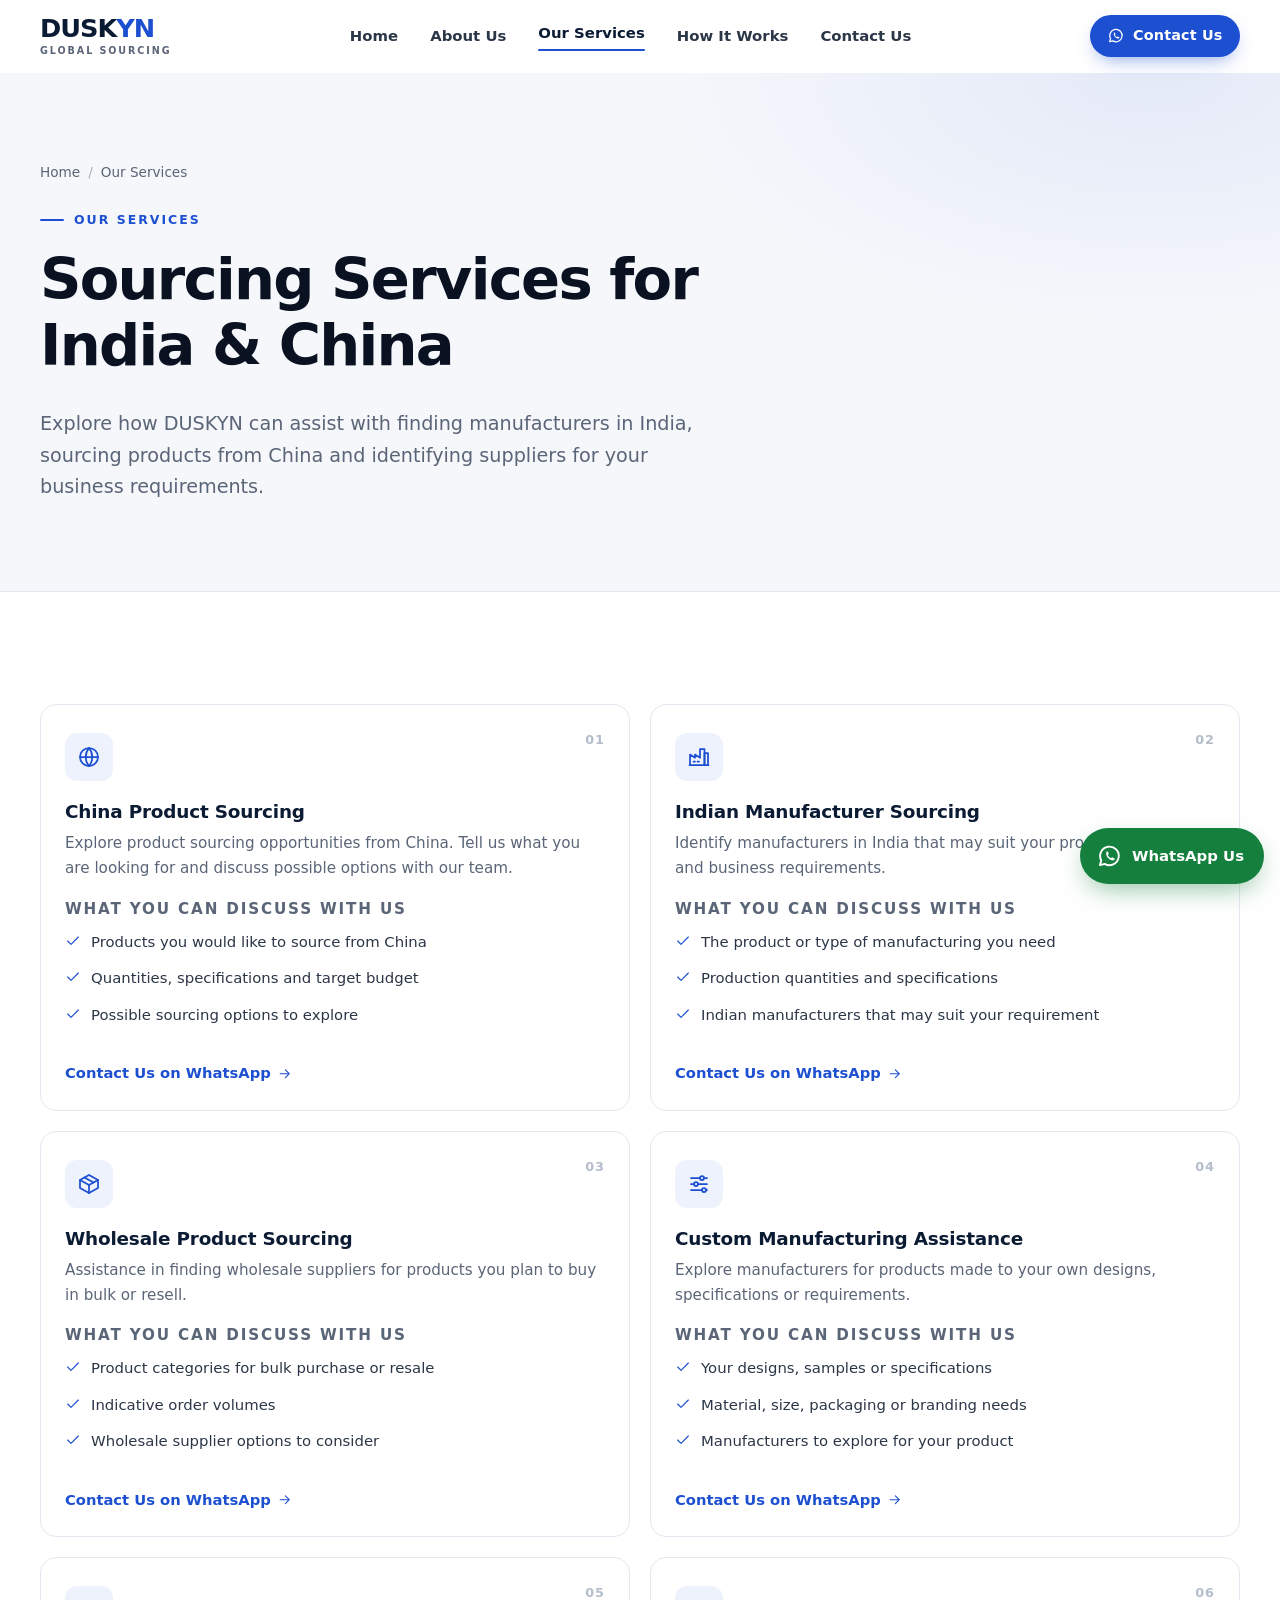
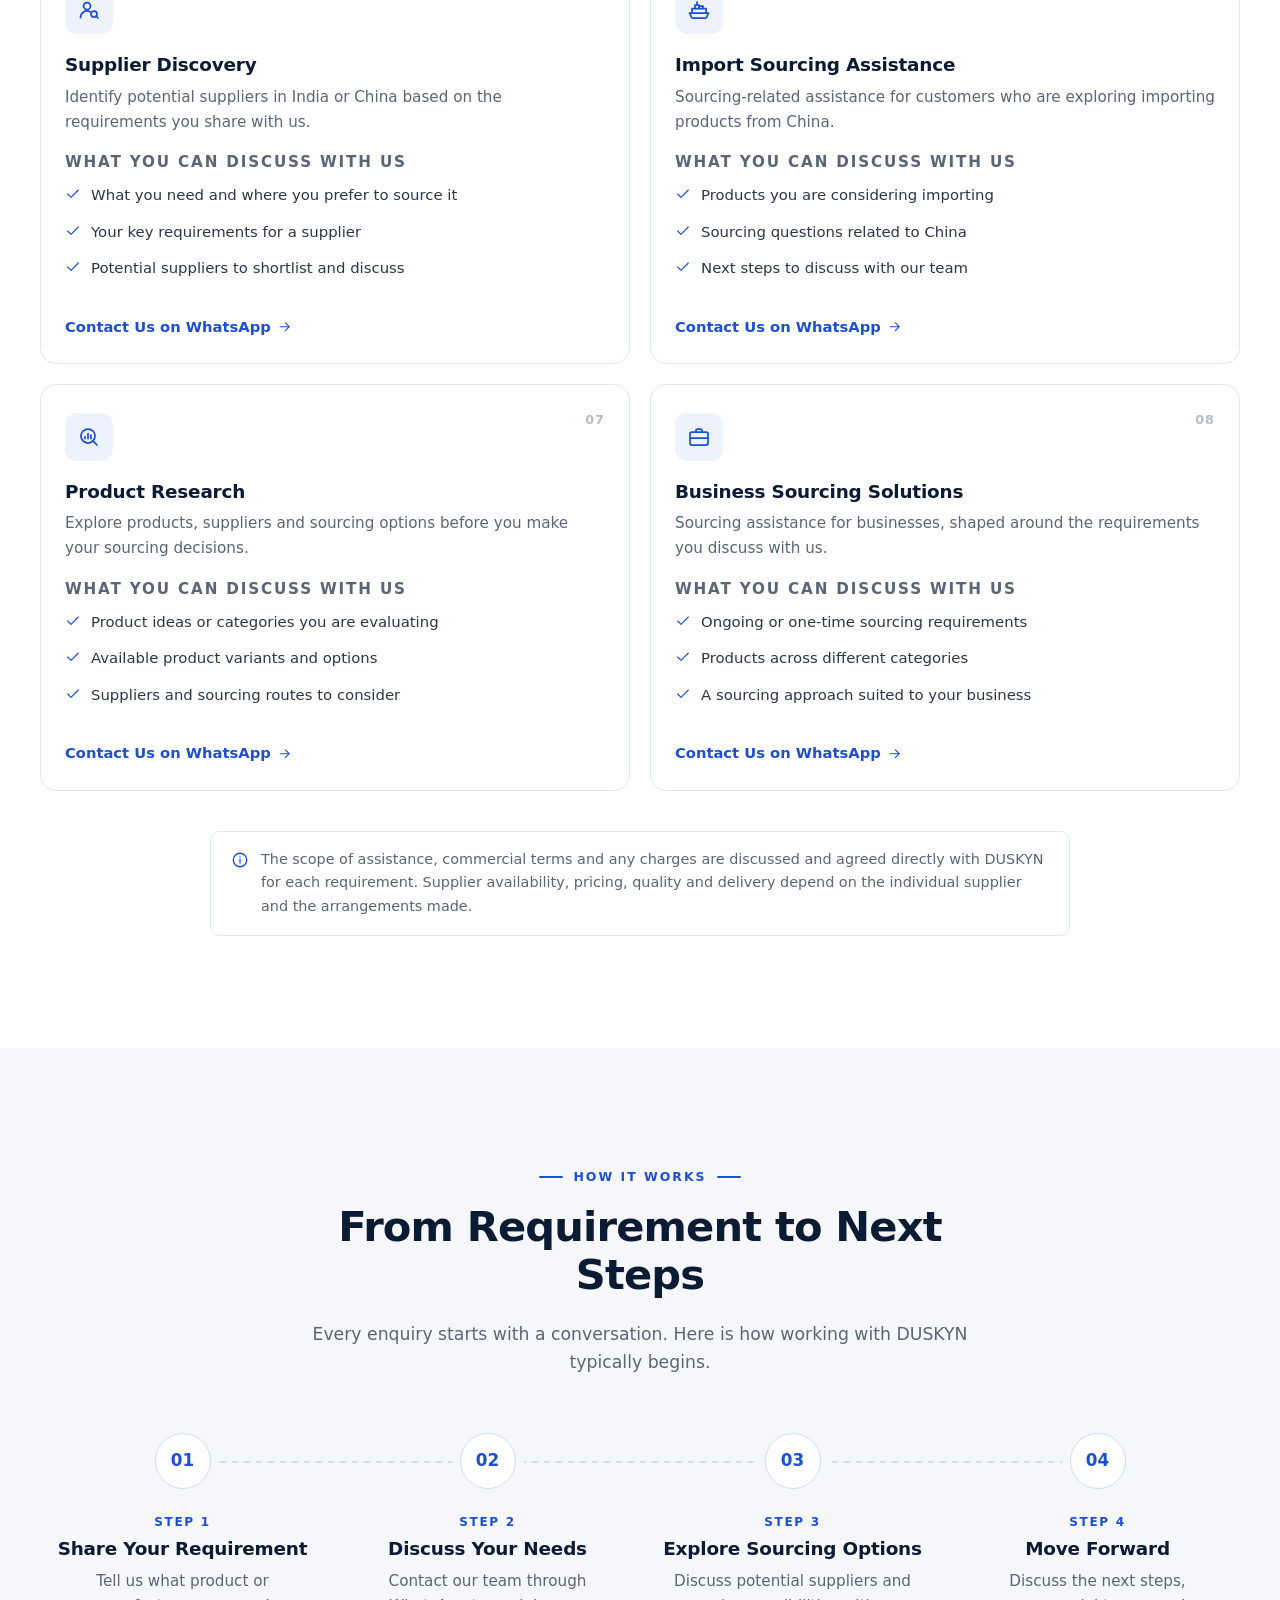
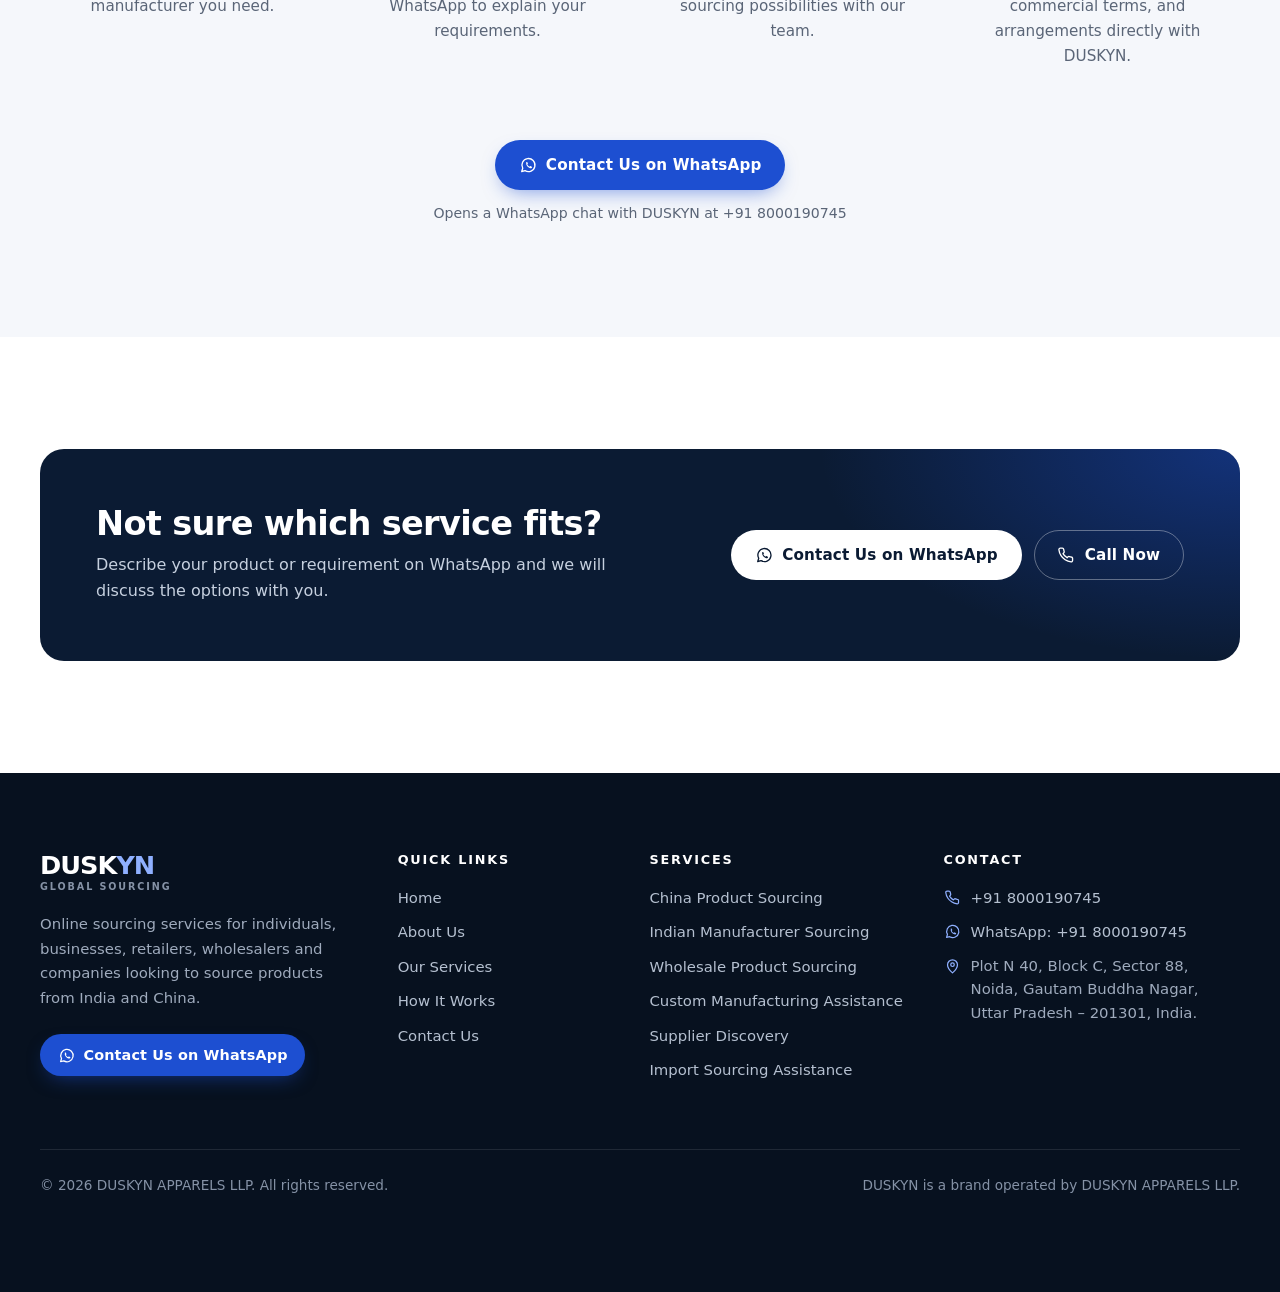
<file: services.html>
<!doctype html>
<html lang="en">
<head>
  <meta charset="utf-8">
  <meta name="viewport" content="width=device-width, initial-scale=1">
  <title>Our Services | China &amp; India Product Sourcing | DUSKYN</title>
  <meta name="description" content="China product sourcing, Indian manufacturer sourcing, wholesale sourcing, custom manufacturing assistance, supplier discovery and more from DUSKYN. Enquire on WhatsApp.">
  <meta name="theme-color" content="#0b1b33">
  <meta name="format-detection" content="telephone=no">
  <link rel="canonical" href="https://duskyn.co/services.html">
  <meta property="og:type" content="website">
  <meta property="og:site_name" content="DUSKYN">
  <meta property="og:title" content="Our Services | China &amp; India Product Sourcing | DUSKYN">
  <meta property="og:description" content="China product sourcing, Indian manufacturer sourcing, wholesale sourcing, custom manufacturing assistance, supplier discovery and more from DUSKYN. Enquire on WhatsApp.">
  <meta property="og:locale" content="en_IN">
  <meta property="og:url" content="https://duskyn.co/services.html">
  <meta property="og:image" content="https://duskyn.co/assets/images/og-image.png">
  <meta property="og:image:width" content="1200">
  <meta property="og:image:height" content="630">
  <meta property="og:image:alt" content="DUSKYN — Global product sourcing from India and China">
  <meta name="twitter:image" content="https://duskyn.co/assets/images/og-image.png">
  <meta name="twitter:card" content="summary_large_image">
  <meta name="twitter:title" content="Our Services | China &amp; India Product Sourcing | DUSKYN">
  <meta name="twitter:description" content="China product sourcing, Indian manufacturer sourcing, wholesale sourcing, custom manufacturing assistance, supplier discovery and more from DUSKYN. Enquire on WhatsApp.">
  <link rel="icon" href="assets/images/favicon.svg" type="image/svg+xml">
  <link rel="icon" href="assets/images/favicon-32.png" sizes="32x32" type="image/png">
  <link rel="apple-touch-icon" href="assets/images/apple-touch-icon.png">
  <link rel="manifest" href="site.webmanifest">
  <link rel="stylesheet" href="assets/css/style.css">
  <script src="assets/js/main.js" defer></script>
</head>
<body>
<a class="skip-link" href="#main">Skip to content</a>
<header class="site-header">
  <div class="container header-inner">
    <a class="brand" href="index.html" aria-label="DUSKYN home"><span class="brand-mark">DUSK<span>YN</span></span><span class="brand-sub">Global Sourcing</span></a>
    <nav class="site-nav" id="site-nav" aria-label="Main navigation">
      <ul class="nav-list">
        <li><a href="index.html">Home</a></li><li><a href="about.html">About Us</a></li><li><a href="services.html" aria-current="page">Our Services</a></li><li><a href="index.html#how-it-works">How It Works</a></li><li><a href="contact.html">Contact Us</a></li>
      </ul>
      <div class="mobile-cta">
        <a class="btn btn-primary" href="https://wa.me/918000190745?text=Hello%20DUSKYN%20APPARELS%20LLP%2C%20I%20am%20interested%20in%20your%20services.%20Please%20share%20more%20information." target="_blank" rel="noopener noreferrer"><svg class="icon" viewBox="0 0 24 24" fill="none" stroke="currentColor" stroke-width="1.75" stroke-linecap="round" stroke-linejoin="round" aria-hidden="true" focusable="false"><path d="M3.6 20.4l1.3-4.3A8.6 8.6 0 1 1 8 19.3z"/><path fill="currentColor" stroke="none" d="M9.3 8.3c.2-.4.5-.5.8-.5h.4c.2 0 .4.1.5.4l.7 1.6c.1.2 0 .5-.1.6l-.5.6c-.1.2-.1.4 0 .5.6 1 1.4 1.8 2.4 2.4.2.1.4.1.5 0l.6-.5c.2-.2.4-.2.6-.1l1.6.7c.3.1.4.3.4.5v.4c0 .3-.1.7-.6.9-.6.3-1.3.4-2 .2-2.5-.7-4.4-2.6-5.1-5.1-.2-.7-.1-1.4.2-2z"/></svg>Contact Us on WhatsApp</a>
      </div>
    </nav>
    <div class="header-actions">
      <a class="btn btn-primary btn-sm" href="https://wa.me/918000190745?text=Hello%20DUSKYN%20APPARELS%20LLP%2C%20I%20am%20interested%20in%20your%20services.%20Please%20share%20more%20information." target="_blank" rel="noopener noreferrer"><svg class="icon" viewBox="0 0 24 24" fill="none" stroke="currentColor" stroke-width="1.75" stroke-linecap="round" stroke-linejoin="round" aria-hidden="true" focusable="false"><path d="M3.6 20.4l1.3-4.3A8.6 8.6 0 1 1 8 19.3z"/><path fill="currentColor" stroke="none" d="M9.3 8.3c.2-.4.5-.5.8-.5h.4c.2 0 .4.1.5.4l.7 1.6c.1.2 0 .5-.1.6l-.5.6c-.1.2-.1.4 0 .5.6 1 1.4 1.8 2.4 2.4.2.1.4.1.5 0l.6-.5c.2-.2.4-.2.6-.1l1.6.7c.3.1.4.3.4.5v.4c0 .3-.1.7-.6.9-.6.3-1.3.4-2 .2-2.5-.7-4.4-2.6-5.1-5.1-.2-.7-.1-1.4.2-2z"/></svg>Contact Us</a>
      <button class="nav-toggle" type="button" aria-controls="site-nav" aria-expanded="false" aria-label="Open menu">
        <svg class="icon icon-open" viewBox="0 0 24 24" fill="none" stroke="currentColor" stroke-width="1.75" stroke-linecap="round" stroke-linejoin="round" aria-hidden="true" focusable="false"><path d="M4 7h16M4 12h16M4 17h16"/></svg><svg class="icon icon-close" viewBox="0 0 24 24" fill="none" stroke="currentColor" stroke-width="1.75" stroke-linecap="round" stroke-linejoin="round" aria-hidden="true" focusable="false"><path d="M6 6l12 12M18 6 6 18"/></svg>
      </button>
    </div>
  </div>
</header>
<main id="main">
  <section class="page-hero">
    <div class="container">
      <ol class="breadcrumb" aria-label="Breadcrumb"><li><a href="index.html">Home</a></li><li aria-current="page">Our Services</li></ol>
      <span class="eyebrow">Our Services</span>
      <h1>Sourcing Services for India &amp; China</h1>
      <p class="lead">Explore how DUSKYN can assist with finding manufacturers in India, sourcing products from China and identifying suppliers for your business requirements.</p>
    </div>
  </section>

  <section class="section" aria-label="Service list">
    <div class="container">
      <div class="card-grid cols-2"><article class="card reveal" id="china-product-sourcing">
          <span class="card-num" aria-hidden="true">01</span>
          <span class="icon-box"><svg class="icon" viewBox="0 0 24 24" fill="none" stroke="currentColor" stroke-width="1.75" stroke-linecap="round" stroke-linejoin="round" aria-hidden="true" focusable="false"><circle cx="12" cy="12" r="9"/><path d="M3 12h18M12 3a14 14 0 0 1 0 18M12 3a14 14 0 0 0 0 18"/></svg></span>
          <h2 class="h3">China Product Sourcing</h2>
          <p>Explore product sourcing opportunities from China. Tell us what you are looking for and discuss possible options with our team.</p>
          <p class="detail-label">What you can discuss with us</p>
          <ul class="card-list"><li><svg class="icon" viewBox="0 0 24 24" fill="none" stroke="currentColor" stroke-width="1.75" stroke-linecap="round" stroke-linejoin="round" aria-hidden="true" focusable="false"><path d="M20 6 9 17l-5-5"/></svg>Products you would like to source from China</li><li><svg class="icon" viewBox="0 0 24 24" fill="none" stroke="currentColor" stroke-width="1.75" stroke-linecap="round" stroke-linejoin="round" aria-hidden="true" focusable="false"><path d="M20 6 9 17l-5-5"/></svg>Quantities, specifications and target budget</li><li><svg class="icon" viewBox="0 0 24 24" fill="none" stroke="currentColor" stroke-width="1.75" stroke-linecap="round" stroke-linejoin="round" aria-hidden="true" focusable="false"><path d="M20 6 9 17l-5-5"/></svg>Possible sourcing options to explore</li></ul>
          <a class="text-link" href="https://wa.me/918000190745?text=Hello%20DUSKYN%20APPARELS%20LLP%2C%20I%20have%20a%20China%20product%20sourcing%20enquiry.%20Please%20share%20more%20information." target="_blank" rel="noopener noreferrer" aria-label="Contact us on WhatsApp about China Product Sourcing">Contact Us on WhatsApp <svg class="icon" viewBox="0 0 24 24" fill="none" stroke="currentColor" stroke-width="1.75" stroke-linecap="round" stroke-linejoin="round" aria-hidden="true" focusable="false"><path d="M5 12h14M13 6l6 6-6 6"/></svg></a>
        </article><article class="card reveal" id="indian-manufacturer-sourcing">
          <span class="card-num" aria-hidden="true">02</span>
          <span class="icon-box"><svg class="icon" viewBox="0 0 24 24" fill="none" stroke="currentColor" stroke-width="1.75" stroke-linecap="round" stroke-linejoin="round" aria-hidden="true" focusable="false"><path d="M3 20V9.5l5 3.2V9.5l5 3.2V4h4.5v16"/><path d="M2.5 20h19"/><path d="M17.5 20V8H21v12"/><path d="M6.5 16.5h1.5M10.5 16.5H12"/></svg></span>
          <h2 class="h3">Indian Manufacturer Sourcing</h2>
          <p>Identify manufacturers in India that may suit your product, quantity and business requirements.</p>
          <p class="detail-label">What you can discuss with us</p>
          <ul class="card-list"><li><svg class="icon" viewBox="0 0 24 24" fill="none" stroke="currentColor" stroke-width="1.75" stroke-linecap="round" stroke-linejoin="round" aria-hidden="true" focusable="false"><path d="M20 6 9 17l-5-5"/></svg>The product or type of manufacturing you need</li><li><svg class="icon" viewBox="0 0 24 24" fill="none" stroke="currentColor" stroke-width="1.75" stroke-linecap="round" stroke-linejoin="round" aria-hidden="true" focusable="false"><path d="M20 6 9 17l-5-5"/></svg>Production quantities and specifications</li><li><svg class="icon" viewBox="0 0 24 24" fill="none" stroke="currentColor" stroke-width="1.75" stroke-linecap="round" stroke-linejoin="round" aria-hidden="true" focusable="false"><path d="M20 6 9 17l-5-5"/></svg>Indian manufacturers that may suit your requirement</li></ul>
          <a class="text-link" href="https://wa.me/918000190745?text=Hello%20DUSKYN%20APPARELS%20LLP%2C%20I%20have%20an%20Indian%20manufacturer%20sourcing%20enquiry.%20Please%20share%20more%20information." target="_blank" rel="noopener noreferrer" aria-label="Contact us on WhatsApp about Indian Manufacturer Sourcing">Contact Us on WhatsApp <svg class="icon" viewBox="0 0 24 24" fill="none" stroke="currentColor" stroke-width="1.75" stroke-linecap="round" stroke-linejoin="round" aria-hidden="true" focusable="false"><path d="M5 12h14M13 6l6 6-6 6"/></svg></a>
        </article><article class="card reveal" id="wholesale-product-sourcing">
          <span class="card-num" aria-hidden="true">03</span>
          <span class="icon-box"><svg class="icon" viewBox="0 0 24 24" fill="none" stroke="currentColor" stroke-width="1.75" stroke-linecap="round" stroke-linejoin="round" aria-hidden="true" focusable="false"><path d="m21 8-9-5-9 5 9 5 9-5z"/><path d="M3 8v8l9 5 9-5V8"/><path d="M12 13v8"/><path d="m7.5 5.5 9 5"/></svg></span>
          <h2 class="h3">Wholesale Product Sourcing</h2>
          <p>Assistance in finding wholesale suppliers for products you plan to buy in bulk or resell.</p>
          <p class="detail-label">What you can discuss with us</p>
          <ul class="card-list"><li><svg class="icon" viewBox="0 0 24 24" fill="none" stroke="currentColor" stroke-width="1.75" stroke-linecap="round" stroke-linejoin="round" aria-hidden="true" focusable="false"><path d="M20 6 9 17l-5-5"/></svg>Product categories for bulk purchase or resale</li><li><svg class="icon" viewBox="0 0 24 24" fill="none" stroke="currentColor" stroke-width="1.75" stroke-linecap="round" stroke-linejoin="round" aria-hidden="true" focusable="false"><path d="M20 6 9 17l-5-5"/></svg>Indicative order volumes</li><li><svg class="icon" viewBox="0 0 24 24" fill="none" stroke="currentColor" stroke-width="1.75" stroke-linecap="round" stroke-linejoin="round" aria-hidden="true" focusable="false"><path d="M20 6 9 17l-5-5"/></svg>Wholesale supplier options to consider</li></ul>
          <a class="text-link" href="https://wa.me/918000190745?text=Hello%20DUSKYN%20APPARELS%20LLP%2C%20I%20have%20a%20wholesale%20product%20sourcing%20enquiry.%20Please%20share%20more%20information." target="_blank" rel="noopener noreferrer" aria-label="Contact us on WhatsApp about Wholesale Product Sourcing">Contact Us on WhatsApp <svg class="icon" viewBox="0 0 24 24" fill="none" stroke="currentColor" stroke-width="1.75" stroke-linecap="round" stroke-linejoin="round" aria-hidden="true" focusable="false"><path d="M5 12h14M13 6l6 6-6 6"/></svg></a>
        </article><article class="card reveal" id="custom-manufacturing-assistance">
          <span class="card-num" aria-hidden="true">04</span>
          <span class="icon-box"><svg class="icon" viewBox="0 0 24 24" fill="none" stroke="currentColor" stroke-width="1.75" stroke-linecap="round" stroke-linejoin="round" aria-hidden="true" focusable="false"><path d="M4 6h9M17 6h3M4 12h3M11 12h9M4 18h11M19 18h1"/><circle cx="15" cy="6" r="2"/><circle cx="9" cy="12" r="2"/><circle cx="17" cy="18" r="2"/></svg></span>
          <h2 class="h3">Custom Manufacturing Assistance</h2>
          <p>Explore manufacturers for products made to your own designs, specifications or requirements.</p>
          <p class="detail-label">What you can discuss with us</p>
          <ul class="card-list"><li><svg class="icon" viewBox="0 0 24 24" fill="none" stroke="currentColor" stroke-width="1.75" stroke-linecap="round" stroke-linejoin="round" aria-hidden="true" focusable="false"><path d="M20 6 9 17l-5-5"/></svg>Your designs, samples or specifications</li><li><svg class="icon" viewBox="0 0 24 24" fill="none" stroke="currentColor" stroke-width="1.75" stroke-linecap="round" stroke-linejoin="round" aria-hidden="true" focusable="false"><path d="M20 6 9 17l-5-5"/></svg>Material, size, packaging or branding needs</li><li><svg class="icon" viewBox="0 0 24 24" fill="none" stroke="currentColor" stroke-width="1.75" stroke-linecap="round" stroke-linejoin="round" aria-hidden="true" focusable="false"><path d="M20 6 9 17l-5-5"/></svg>Manufacturers to explore for your product</li></ul>
          <a class="text-link" href="https://wa.me/918000190745?text=Hello%20DUSKYN%20APPARELS%20LLP%2C%20I%20have%20a%20custom%20manufacturing%20enquiry.%20Please%20share%20more%20information." target="_blank" rel="noopener noreferrer" aria-label="Contact us on WhatsApp about Custom Manufacturing Assistance">Contact Us on WhatsApp <svg class="icon" viewBox="0 0 24 24" fill="none" stroke="currentColor" stroke-width="1.75" stroke-linecap="round" stroke-linejoin="round" aria-hidden="true" focusable="false"><path d="M5 12h14M13 6l6 6-6 6"/></svg></a>
        </article><article class="card reveal" id="supplier-discovery">
          <span class="card-num" aria-hidden="true">05</span>
          <span class="icon-box"><svg class="icon" viewBox="0 0 24 24" fill="none" stroke="currentColor" stroke-width="1.75" stroke-linecap="round" stroke-linejoin="round" aria-hidden="true" focusable="false"><circle cx="10" cy="8" r="3.5"/><path d="M3.5 19.5a6.5 6.5 0 0 1 9.4-5.8"/><circle cx="17" cy="16" r="3"/><path d="m19.2 18.2 1.8 1.8"/></svg></span>
          <h2 class="h3">Supplier Discovery</h2>
          <p>Identify potential suppliers in India or China based on the requirements you share with us.</p>
          <p class="detail-label">What you can discuss with us</p>
          <ul class="card-list"><li><svg class="icon" viewBox="0 0 24 24" fill="none" stroke="currentColor" stroke-width="1.75" stroke-linecap="round" stroke-linejoin="round" aria-hidden="true" focusable="false"><path d="M20 6 9 17l-5-5"/></svg>What you need and where you prefer to source it</li><li><svg class="icon" viewBox="0 0 24 24" fill="none" stroke="currentColor" stroke-width="1.75" stroke-linecap="round" stroke-linejoin="round" aria-hidden="true" focusable="false"><path d="M20 6 9 17l-5-5"/></svg>Your key requirements for a supplier</li><li><svg class="icon" viewBox="0 0 24 24" fill="none" stroke="currentColor" stroke-width="1.75" stroke-linecap="round" stroke-linejoin="round" aria-hidden="true" focusable="false"><path d="M20 6 9 17l-5-5"/></svg>Potential suppliers to shortlist and discuss</li></ul>
          <a class="text-link" href="https://wa.me/918000190745?text=Hello%20DUSKYN%20APPARELS%20LLP%2C%20I%20need%20help%20with%20supplier%20discovery.%20Please%20share%20more%20information." target="_blank" rel="noopener noreferrer" aria-label="Contact us on WhatsApp about Supplier Discovery">Contact Us on WhatsApp <svg class="icon" viewBox="0 0 24 24" fill="none" stroke="currentColor" stroke-width="1.75" stroke-linecap="round" stroke-linejoin="round" aria-hidden="true" focusable="false"><path d="M5 12h14M13 6l6 6-6 6"/></svg></a>
        </article><article class="card reveal" id="import-sourcing-assistance">
          <span class="card-num" aria-hidden="true">06</span>
          <span class="icon-box"><svg class="icon" viewBox="0 0 24 24" fill="none" stroke="currentColor" stroke-width="1.75" stroke-linecap="round" stroke-linejoin="round" aria-hidden="true" focusable="false"><path d="M2.5 15h19l-2 4.4c-.2.4-.6.6-1 .6H5.5c-.4 0-.8-.2-1-.6z"/><path d="M5 15v-4.5h14V15"/><path d="M8 10.5V7h4v3.5M12 8h4v2.5"/><path d="M10 4v3"/></svg></span>
          <h2 class="h3">Import Sourcing Assistance</h2>
          <p>Sourcing-related assistance for customers who are exploring importing products from China.</p>
          <p class="detail-label">What you can discuss with us</p>
          <ul class="card-list"><li><svg class="icon" viewBox="0 0 24 24" fill="none" stroke="currentColor" stroke-width="1.75" stroke-linecap="round" stroke-linejoin="round" aria-hidden="true" focusable="false"><path d="M20 6 9 17l-5-5"/></svg>Products you are considering importing</li><li><svg class="icon" viewBox="0 0 24 24" fill="none" stroke="currentColor" stroke-width="1.75" stroke-linecap="round" stroke-linejoin="round" aria-hidden="true" focusable="false"><path d="M20 6 9 17l-5-5"/></svg>Sourcing questions related to China</li><li><svg class="icon" viewBox="0 0 24 24" fill="none" stroke="currentColor" stroke-width="1.75" stroke-linecap="round" stroke-linejoin="round" aria-hidden="true" focusable="false"><path d="M20 6 9 17l-5-5"/></svg>Next steps to discuss with our team</li></ul>
          <a class="text-link" href="https://wa.me/918000190745?text=Hello%20DUSKYN%20APPARELS%20LLP%2C%20I%20have%20an%20import%20sourcing%20enquiry%20for%20products%20from%20China.%20Please%20share%20more%20information." target="_blank" rel="noopener noreferrer" aria-label="Contact us on WhatsApp about Import Sourcing Assistance">Contact Us on WhatsApp <svg class="icon" viewBox="0 0 24 24" fill="none" stroke="currentColor" stroke-width="1.75" stroke-linecap="round" stroke-linejoin="round" aria-hidden="true" focusable="false"><path d="M5 12h14M13 6l6 6-6 6"/></svg></a>
        </article><article class="card reveal" id="product-research">
          <span class="card-num" aria-hidden="true">07</span>
          <span class="icon-box"><svg class="icon" viewBox="0 0 24 24" fill="none" stroke="currentColor" stroke-width="1.75" stroke-linecap="round" stroke-linejoin="round" aria-hidden="true" focusable="false"><circle cx="11" cy="11" r="7"/><path d="m20 20-3.9-3.9"/><path d="M8 13.5v-2M11 13.5V8.5M14 13.5v-3.5"/></svg></span>
          <h2 class="h3">Product Research</h2>
          <p>Explore products, suppliers and sourcing options before you make your sourcing decisions.</p>
          <p class="detail-label">What you can discuss with us</p>
          <ul class="card-list"><li><svg class="icon" viewBox="0 0 24 24" fill="none" stroke="currentColor" stroke-width="1.75" stroke-linecap="round" stroke-linejoin="round" aria-hidden="true" focusable="false"><path d="M20 6 9 17l-5-5"/></svg>Product ideas or categories you are evaluating</li><li><svg class="icon" viewBox="0 0 24 24" fill="none" stroke="currentColor" stroke-width="1.75" stroke-linecap="round" stroke-linejoin="round" aria-hidden="true" focusable="false"><path d="M20 6 9 17l-5-5"/></svg>Available product variants and options</li><li><svg class="icon" viewBox="0 0 24 24" fill="none" stroke="currentColor" stroke-width="1.75" stroke-linecap="round" stroke-linejoin="round" aria-hidden="true" focusable="false"><path d="M20 6 9 17l-5-5"/></svg>Suppliers and sourcing routes to consider</li></ul>
          <a class="text-link" href="https://wa.me/918000190745?text=Hello%20DUSKYN%20APPARELS%20LLP%2C%20I%20have%20a%20product%20research%20enquiry.%20Please%20share%20more%20information." target="_blank" rel="noopener noreferrer" aria-label="Contact us on WhatsApp about Product Research">Contact Us on WhatsApp <svg class="icon" viewBox="0 0 24 24" fill="none" stroke="currentColor" stroke-width="1.75" stroke-linecap="round" stroke-linejoin="round" aria-hidden="true" focusable="false"><path d="M5 12h14M13 6l6 6-6 6"/></svg></a>
        </article><article class="card reveal" id="business-sourcing-solutions">
          <span class="card-num" aria-hidden="true">08</span>
          <span class="icon-box"><svg class="icon" viewBox="0 0 24 24" fill="none" stroke="currentColor" stroke-width="1.75" stroke-linecap="round" stroke-linejoin="round" aria-hidden="true" focusable="false"><rect x="3" y="7" width="18" height="13" rx="2"/><path d="M9 7V5.5A1.5 1.5 0 0 1 10.5 4h3A1.5 1.5 0 0 1 15 5.5V7"/><path d="M3 13h18"/></svg></span>
          <h2 class="h3">Business Sourcing Solutions</h2>
          <p>Sourcing assistance for businesses, shaped around the requirements you discuss with us.</p>
          <p class="detail-label">What you can discuss with us</p>
          <ul class="card-list"><li><svg class="icon" viewBox="0 0 24 24" fill="none" stroke="currentColor" stroke-width="1.75" stroke-linecap="round" stroke-linejoin="round" aria-hidden="true" focusable="false"><path d="M20 6 9 17l-5-5"/></svg>Ongoing or one-time sourcing requirements</li><li><svg class="icon" viewBox="0 0 24 24" fill="none" stroke="currentColor" stroke-width="1.75" stroke-linecap="round" stroke-linejoin="round" aria-hidden="true" focusable="false"><path d="M20 6 9 17l-5-5"/></svg>Products across different categories</li><li><svg class="icon" viewBox="0 0 24 24" fill="none" stroke="currentColor" stroke-width="1.75" stroke-linecap="round" stroke-linejoin="round" aria-hidden="true" focusable="false"><path d="M20 6 9 17l-5-5"/></svg>A sourcing approach suited to your business</li></ul>
          <a class="text-link" href="https://wa.me/918000190745?text=Hello%20DUSKYN%20APPARELS%20LLP%2C%20I%20am%20looking%20for%20business%20sourcing%20solutions.%20Please%20share%20more%20information." target="_blank" rel="noopener noreferrer" aria-label="Contact us on WhatsApp about Business Sourcing Solutions">Contact Us on WhatsApp <svg class="icon" viewBox="0 0 24 24" fill="none" stroke="currentColor" stroke-width="1.75" stroke-linecap="round" stroke-linejoin="round" aria-hidden="true" focusable="false"><path d="M5 12h14M13 6l6 6-6 6"/></svg></a>
        </article></div>
      <div class="note reveal"><svg class="icon" viewBox="0 0 24 24" fill="none" stroke="currentColor" stroke-width="1.75" stroke-linecap="round" stroke-linejoin="round" aria-hidden="true" focusable="false"><circle cx="12" cy="12" r="9"/><path d="M12 11v5M12 8h.01"/></svg><p>The scope of assistance, commercial terms and any charges are discussed and agreed directly with DUSKYN for each requirement. Supplier availability, pricing, quality and delivery depend on the individual supplier and the arrangements made.</p></div>
    </div>
  </section>

  <section class="section section-alt" id="how-it-works" aria-labelledby="how-title">
    <div class="container">
      <div class="section-head center reveal"><span class="eyebrow">How It Works</span><h2 id="how-title">From Requirement to Next Steps</h2><p>Every enquiry starts with a conversation. Here is how working with DUSKYN typically begins.</p></div>
      <ol class="steps"><li class="step reveal">
          <span class="step-num">01</span>
          <span class="step-label">Step 1</span>
          <h3>Share Your Requirement</h3>
          <p>Tell us what product or manufacturer you need.</p>
        </li><li class="step reveal">
          <span class="step-num">02</span>
          <span class="step-label">Step 2</span>
          <h3>Discuss Your Needs</h3>
          <p>Contact our team through WhatsApp to explain your requirements.</p>
        </li><li class="step reveal">
          <span class="step-num">03</span>
          <span class="step-label">Step 3</span>
          <h3>Explore Sourcing Options</h3>
          <p>Discuss potential suppliers and sourcing possibilities with our team.</p>
        </li><li class="step reveal">
          <span class="step-num">04</span>
          <span class="step-label">Step 4</span>
          <h3>Move Forward</h3>
          <p>Discuss the next steps, commercial terms, and arrangements directly with DUSKYN.</p>
        </li></ol>
      <div class="steps-cta reveal">
        <a class="btn btn-primary" href="https://wa.me/918000190745?text=Hello%20DUSKYN%20APPARELS%20LLP%2C%20I%20am%20interested%20in%20your%20services.%20Please%20share%20more%20information." target="_blank" rel="noopener noreferrer"><svg class="icon" viewBox="0 0 24 24" fill="none" stroke="currentColor" stroke-width="1.75" stroke-linecap="round" stroke-linejoin="round" aria-hidden="true" focusable="false"><path d="M3.6 20.4l1.3-4.3A8.6 8.6 0 1 1 8 19.3z"/><path fill="currentColor" stroke="none" d="M9.3 8.3c.2-.4.5-.5.8-.5h.4c.2 0 .4.1.5.4l.7 1.6c.1.2 0 .5-.1.6l-.5.6c-.1.2-.1.4 0 .5.6 1 1.4 1.8 2.4 2.4.2.1.4.1.5 0l.6-.5c.2-.2.4-.2.6-.1l1.6.7c.3.1.4.3.4.5v.4c0 .3-.1.7-.6.9-.6.3-1.3.4-2 .2-2.5-.7-4.4-2.6-5.1-5.1-.2-.7-.1-1.4.2-2z"/></svg>Contact Us on WhatsApp</a>
        <small>Opens a WhatsApp chat with DUSKYN at +91 8000190745</small>
      </div>
    </div>
  </section>

  <section class="section">
    <div class="container">
      <div class="cta-band reveal">
        <div><h2>Not sure which service fits?</h2><p>Describe your product or requirement on WhatsApp and we will discuss the options with you.</p></div>
        <div class="btn-row">
          <a class="btn btn-light" href="https://wa.me/918000190745?text=Hello%20DUSKYN%20APPARELS%20LLP%2C%20I%20am%20interested%20in%20your%20services.%20Please%20share%20more%20information." target="_blank" rel="noopener noreferrer"><svg class="icon" viewBox="0 0 24 24" fill="none" stroke="currentColor" stroke-width="1.75" stroke-linecap="round" stroke-linejoin="round" aria-hidden="true" focusable="false"><path d="M3.6 20.4l1.3-4.3A8.6 8.6 0 1 1 8 19.3z"/><path fill="currentColor" stroke="none" d="M9.3 8.3c.2-.4.5-.5.8-.5h.4c.2 0 .4.1.5.4l.7 1.6c.1.2 0 .5-.1.6l-.5.6c-.1.2-.1.4 0 .5.6 1 1.4 1.8 2.4 2.4.2.1.4.1.5 0l.6-.5c.2-.2.4-.2.6-.1l1.6.7c.3.1.4.3.4.5v.4c0 .3-.1.7-.6.9-.6.3-1.3.4-2 .2-2.5-.7-4.4-2.6-5.1-5.1-.2-.7-.1-1.4.2-2z"/></svg>Contact Us on WhatsApp</a>
          <a class="btn btn-ghost-light" href="tel:+918000190745"><svg class="icon" viewBox="0 0 24 24" fill="none" stroke="currentColor" stroke-width="1.75" stroke-linecap="round" stroke-linejoin="round" aria-hidden="true" focusable="false"><path d="M20.5 16.4v2.7a1.8 1.8 0 0 1-2 1.8 17.8 17.8 0 0 1-7.8-2.8 17.5 17.5 0 0 1-5.4-5.4A17.8 17.8 0 0 1 2.5 4.9a1.8 1.8 0 0 1 1.8-2h2.7A1.8 1.8 0 0 1 8.8 4.5c.1.9.3 1.7.6 2.5a1.8 1.8 0 0 1-.4 1.9L7.9 10a14.4 14.4 0 0 0 5.4 5.4l1.1-1.1a1.8 1.8 0 0 1 1.9-.4c.8.3 1.6.5 2.5.6a1.8 1.8 0 0 1 1.7 1.9z"/></svg>Call Now</a>
        </div>
      </div>
    </div>
  </section>
</main>
<footer class="site-footer">
  <div class="container">
    <div class="footer-grid">
      <div class="footer-about">
        <a class="brand" href="index.html" aria-label="DUSKYN home"><span class="brand-mark">DUSK<span>YN</span></span><span class="brand-sub">Global Sourcing</span></a>
        <p>Online sourcing services for individuals, businesses, retailers, wholesalers and companies looking to source products from India and China.</p>
        <a class="btn btn-primary btn-sm" href="https://wa.me/918000190745?text=Hello%20DUSKYN%20APPARELS%20LLP%2C%20I%20am%20interested%20in%20your%20services.%20Please%20share%20more%20information." target="_blank" rel="noopener noreferrer"><svg class="icon" viewBox="0 0 24 24" fill="none" stroke="currentColor" stroke-width="1.75" stroke-linecap="round" stroke-linejoin="round" aria-hidden="true" focusable="false"><path d="M3.6 20.4l1.3-4.3A8.6 8.6 0 1 1 8 19.3z"/><path fill="currentColor" stroke="none" d="M9.3 8.3c.2-.4.5-.5.8-.5h.4c.2 0 .4.1.5.4l.7 1.6c.1.2 0 .5-.1.6l-.5.6c-.1.2-.1.4 0 .5.6 1 1.4 1.8 2.4 2.4.2.1.4.1.5 0l.6-.5c.2-.2.4-.2.6-.1l1.6.7c.3.1.4.3.4.5v.4c0 .3-.1.7-.6.9-.6.3-1.3.4-2 .2-2.5-.7-4.4-2.6-5.1-5.1-.2-.7-.1-1.4.2-2z"/></svg>Contact Us on WhatsApp</a>
      </div>
      <nav aria-label="Footer navigation">
        <h2 class="footer-title">Quick Links</h2>
        <ul class="footer-links"><li><a href="index.html">Home</a></li><li><a href="about.html">About Us</a></li><li><a href="services.html">Our Services</a></li><li><a href="index.html#how-it-works">How It Works</a></li><li><a href="contact.html">Contact Us</a></li></ul>
      </nav>
      <nav aria-label="Services">
        <h2 class="footer-title">Services</h2>
        <ul class="footer-links"><li><a href="services.html#china-product-sourcing">China Product Sourcing</a></li><li><a href="services.html#indian-manufacturer-sourcing">Indian Manufacturer Sourcing</a></li><li><a href="services.html#wholesale-product-sourcing">Wholesale Product Sourcing</a></li><li><a href="services.html#custom-manufacturing-assistance">Custom Manufacturing Assistance</a></li><li><a href="services.html#supplier-discovery">Supplier Discovery</a></li><li><a href="services.html#import-sourcing-assistance">Import Sourcing Assistance</a></li></ul>
      </nav>
      <div>
        <h2 class="footer-title">Contact</h2>
        <ul class="footer-links footer-contact">
          <li><svg class="icon" viewBox="0 0 24 24" fill="none" stroke="currentColor" stroke-width="1.75" stroke-linecap="round" stroke-linejoin="round" aria-hidden="true" focusable="false"><path d="M20.5 16.4v2.7a1.8 1.8 0 0 1-2 1.8 17.8 17.8 0 0 1-7.8-2.8 17.5 17.5 0 0 1-5.4-5.4A17.8 17.8 0 0 1 2.5 4.9a1.8 1.8 0 0 1 1.8-2h2.7A1.8 1.8 0 0 1 8.8 4.5c.1.9.3 1.7.6 2.5a1.8 1.8 0 0 1-.4 1.9L7.9 10a14.4 14.4 0 0 0 5.4 5.4l1.1-1.1a1.8 1.8 0 0 1 1.9-.4c.8.3 1.6.5 2.5.6a1.8 1.8 0 0 1 1.7 1.9z"/></svg><a href="tel:+918000190745">+91 8000190745</a></li>
          <li><svg class="icon" viewBox="0 0 24 24" fill="none" stroke="currentColor" stroke-width="1.75" stroke-linecap="round" stroke-linejoin="round" aria-hidden="true" focusable="false"><path d="M3.6 20.4l1.3-4.3A8.6 8.6 0 1 1 8 19.3z"/><path fill="currentColor" stroke="none" d="M9.3 8.3c.2-.4.5-.5.8-.5h.4c.2 0 .4.1.5.4l.7 1.6c.1.2 0 .5-.1.6l-.5.6c-.1.2-.1.4 0 .5.6 1 1.4 1.8 2.4 2.4.2.1.4.1.5 0l.6-.5c.2-.2.4-.2.6-.1l1.6.7c.3.1.4.3.4.5v.4c0 .3-.1.7-.6.9-.6.3-1.3.4-2 .2-2.5-.7-4.4-2.6-5.1-5.1-.2-.7-.1-1.4.2-2z"/></svg><a href="https://wa.me/918000190745?text=Hello%20DUSKYN%20APPARELS%20LLP%2C%20I%20am%20interested%20in%20your%20services.%20Please%20share%20more%20information." target="_blank" rel="noopener noreferrer">WhatsApp: +91 8000190745</a></li>
          <li><svg class="icon" viewBox="0 0 24 24" fill="none" stroke="currentColor" stroke-width="1.75" stroke-linecap="round" stroke-linejoin="round" aria-hidden="true" focusable="false"><path d="M12 21s-7-6.1-7-11.5a7 7 0 0 1 14 0C19 14.9 12 21 12 21z"/><circle cx="12" cy="9.5" r="2.5"/></svg><address>Plot N 40, Block C, Sector 88,<br>Noida, Gautam Buddha Nagar,<br>Uttar Pradesh – 201301, India.</address></li>
        </ul>
      </div>
    </div>
    <div class="footer-bottom">
      <p>&copy; <span data-year>2026</span> DUSKYN APPARELS LLP. All rights reserved.</p>
      <p>DUSKYN is a brand operated by DUSKYN APPARELS LLP.</p>
    </div>
  </div>
</footer>
<a class="wa-float" href="https://wa.me/918000190745?text=Hello%20DUSKYN%20APPARELS%20LLP%2C%20I%20am%20interested%20in%20your%20services.%20Please%20share%20more%20information." target="_blank" rel="noopener noreferrer" aria-label="Contact DUSKYN on WhatsApp"><svg class="icon" viewBox="0 0 24 24" fill="none" stroke="currentColor" stroke-width="1.75" stroke-linecap="round" stroke-linejoin="round" aria-hidden="true" focusable="false"><path d="M3.6 20.4l1.3-4.3A8.6 8.6 0 1 1 8 19.3z"/><path fill="currentColor" stroke="none" d="M9.3 8.3c.2-.4.5-.5.8-.5h.4c.2 0 .4.1.5.4l.7 1.6c.1.2 0 .5-.1.6l-.5.6c-.1.2-.1.4 0 .5.6 1 1.4 1.8 2.4 2.4.2.1.4.1.5 0l.6-.5c.2-.2.4-.2.6-.1l1.6.7c.3.1.4.3.4.5v.4c0 .3-.1.7-.6.9-.6.3-1.3.4-2 .2-2.5-.7-4.4-2.6-5.1-5.1-.2-.7-.1-1.4.2-2z"/></svg><span class="wa-float-label">WhatsApp Us</span></a>
</body>
</html>
</file>
<file: assets/css/style.css>
/* ==========================================================================
   DUSKYN APPARELS LLP — Product Sourcing Solutions
   duskyn.co
   ========================================================================== */

:root {
  --ink: #0a1222;
  --navy: #0b1b33;
  --navy-2: #12284a;
  --navy-deep: #07111f;
  --text: #2b3647;
  --muted: #5a6577;
  --blue: #1d4fd1;
  --blue-dark: #163fa8;
  --blue-soft: #edf2fd;
  --blue-line: #cfdcf8;
  --surface: #ffffff;
  --surface-alt: #f5f7fb;
  --line: #e3e8f0;
  --wa: #15803d;
  --wa-dark: #116932;

  --radius-sm: 10px;
  --radius: 16px;
  --radius-lg: 24px;
  --shadow-sm: 0 1px 2px rgba(11, 27, 51, 0.06);
  --shadow: 0 1px 2px rgba(11, 27, 51, 0.05), 0 8px 24px -8px rgba(11, 27, 51, 0.12);
  --shadow-lg: 0 2px 4px rgba(11, 27, 51, 0.04), 0 24px 48px -16px rgba(11, 27, 51, 0.22);

  --font: "Inter", ui-sans-serif, system-ui, -apple-system, "Segoe UI", Roboto, "Helvetica Neue", Arial, sans-serif;
  --container: 1200px;
  --gutter: clamp(16px, 4vw, 32px);
  --section: clamp(64px, 9vw, 112px);
  --header-h: 72px;
}

/* ---------- Base ---------- */
*,
*::before,
*::after { box-sizing: border-box; }

html {
  -webkit-text-size-adjust: 100%;
  scroll-behavior: smooth;
  scroll-padding-top: calc(var(--header-h) + 16px);
}

body {
  margin: 0;
  background: var(--surface);
  color: var(--text);
  font-family: var(--font);
  font-size: 1rem;
  line-height: 1.65;
  -webkit-font-smoothing: antialiased;
  -moz-osx-font-smoothing: grayscale;
  text-rendering: optimizeLegibility;
}

img, svg { display: block; max-width: 100%; height: auto; }

h1, h2, h3, h4 {
  margin: 0 0 0.5em;
  color: var(--navy);
  line-height: 1.15;
  letter-spacing: -0.02em;
  font-weight: 700;
}

h1 { font-size: clamp(2.25rem, 5.2vw, 3.6rem); letter-spacing: -0.03em; }
h2 { font-size: clamp(1.8rem, 3.6vw, 2.6rem); }
h3 { font-size: 1.15rem; letter-spacing: -0.01em; }
p  { margin: 0 0 1em; }

a { color: var(--blue); text-decoration-thickness: 1px; text-underline-offset: 3px; }
a:hover { color: var(--blue-dark); }

:focus-visible {
  outline: 3px solid var(--blue);
  outline-offset: 3px;
  border-radius: 6px;
}

.skip-link {
  position: absolute;
  left: 16px;
  top: -60px;
  z-index: 200;
  padding: 10px 16px;
  background: var(--navy);
  color: #fff;
  border-radius: var(--radius-sm);
  font-weight: 600;
  text-decoration: none;
  transition: top 0.2s;
}
.skip-link:focus { top: 12px; color: #fff; }

.sr-only {
  position: absolute !important;
  width: 1px; height: 1px;
  padding: 0; margin: -1px;
  overflow: hidden; clip: rect(0 0 0 0);
  white-space: nowrap; border: 0;
}

.container {
  width: 100%;
  max-width: calc(var(--container) + var(--gutter) * 2);
  margin-inline: auto;
  padding-inline: var(--gutter);
}

.icon { width: 1.25em; height: 1.25em; flex-shrink: 0; }

/* ---------- Buttons ---------- */
.btn {
  display: inline-flex;
  align-items: center;
  justify-content: center;
  gap: 0.6em;
  min-height: 50px;
  padding: 0.8em 1.5em;
  border: 1.5px solid transparent;
  border-radius: 999px;
  font: inherit;
  font-size: 0.95rem;
  font-weight: 650;
  letter-spacing: 0.01em;
  line-height: 1.2;
  text-align: center;
  text-decoration: none;
  cursor: pointer;
  transition: background-color 0.2s, border-color 0.2s, color 0.2s, box-shadow 0.2s, transform 0.2s;
}
.btn .icon { width: 1.2em; height: 1.2em; }
.btn:hover { transform: translateY(-1px); }

.btn-primary {
  background: var(--blue);
  color: #fff;
  box-shadow: 0 8px 20px -8px rgba(29, 79, 209, 0.6);
}
.btn-primary:hover { background: var(--blue-dark); color: #fff; }

.btn-dark { background: var(--navy); color: #fff; }
.btn-dark:hover { background: var(--navy-2); color: #fff; }

.btn-outline {
  background: transparent;
  border-color: #c5cedc;
  color: var(--navy);
}
.btn-outline:hover { border-color: var(--navy); color: var(--navy); background: #fff; }

.btn-light { background: #fff; color: var(--navy); }
.btn-light:hover { background: var(--blue-soft); color: var(--navy); }

.btn-ghost-light {
  background: transparent;
  border-color: rgba(255, 255, 255, 0.35);
  color: #fff;
}
.btn-ghost-light:hover { border-color: #fff; color: #fff; background: rgba(255, 255, 255, 0.06); }

.btn-sm { min-height: 42px; padding: 0.55em 1.15em; font-size: 0.9rem; }

.btn-row { display: flex; flex-wrap: wrap; gap: 12px; }

.text-link {
  display: inline-flex;
  white-space: nowrap;
  align-items: center;
  gap: 0.4em;
  font-weight: 650;
  font-size: 0.92rem;
  color: var(--blue);
  text-decoration: none;
}
.text-link .icon { width: 1.05em; height: 1.05em; transition: transform 0.2s; }
.text-link:hover .icon { transform: translateX(3px); }

/* ---------- Header ---------- */
.site-header {
  position: sticky;
  top: 0;
  z-index: 100;
  background: rgba(255, 255, 255, 0.92);
  -webkit-backdrop-filter: saturate(180%) blur(12px);
  backdrop-filter: saturate(180%) blur(12px);
  border-bottom: 1px solid transparent;
  transition: border-color 0.2s, box-shadow 0.2s;
}
.site-header.is-scrolled { border-bottom-color: var(--line); box-shadow: var(--shadow-sm); }

.header-inner {
  display: flex;
  align-items: center;
  justify-content: space-between;
  gap: 24px;
  height: var(--header-h);
}

.brand {
  display: inline-flex;
  flex-direction: column;
  line-height: 1;
  text-decoration: none;
  color: var(--navy);
}
.brand:hover { color: var(--navy); }
.brand-mark {
  font-size: 1.6rem;
  font-weight: 800;
  letter-spacing: -0.04em;
}
.brand-mark span { color: var(--blue); }
.brand-sub {
  margin-top: 4px;
  font-size: 0.6rem;
  font-weight: 650;
  letter-spacing: 0.2em;
  text-transform: uppercase;
  color: var(--muted);
}

.nav-list {
  display: flex;
  align-items: center;
  gap: 4px;
  margin: 0;
  padding: 0;
  list-style: none;
}
.nav-list a {
  display: block;
  padding: 8px 14px;
  border-radius: 999px;
  color: var(--text);
  font-size: 0.93rem;
  font-weight: 550;
  text-decoration: none;
  transition: color 0.2s, background-color 0.2s;
}
.nav-list a:hover { color: var(--navy); background: var(--surface-alt); }
.nav-list a[aria-current="page"] { color: var(--navy); font-weight: 650; }
.nav-list a[aria-current="page"]::after {
  content: "";
  display: block;
  height: 2px;
  margin-top: 3px;
  border-radius: 2px;
  background: var(--blue);
}

.header-actions { display: flex; align-items: center; gap: 10px; }

.nav-toggle {
  display: none;
  align-items: center;
  justify-content: center;
  width: 44px;
  height: 44px;
  padding: 0;
  border: 1px solid var(--line);
  border-radius: 12px;
  background: #fff;
  color: var(--navy);
  cursor: pointer;
}
.nav-toggle .icon { width: 22px; height: 22px; }
.nav-toggle .icon-close { display: none; }
.nav-toggle[aria-expanded="true"] .icon-open { display: none; }
.nav-toggle[aria-expanded="true"] .icon-close { display: block; }

.mobile-cta { display: none; }

@media (max-width: 960px) {
  .nav-toggle { display: inline-flex; }
  .header-actions .btn { display: none; }

  .site-nav {
    position: fixed;
    inset: var(--header-h) 0 auto 0;
    max-height: calc(100vh - var(--header-h));
    max-height: calc(100dvh - var(--header-h));
    overflow-y: auto;
    padding: 12px var(--gutter) 24px;
    background: #fff;
    border-bottom: 1px solid var(--line);
    box-shadow: var(--shadow-lg);
    opacity: 0;
    visibility: hidden;
    transform: translateY(-8px);
    transition: opacity 0.2s, transform 0.2s, visibility 0.2s;
  }
  .site-nav.is-open { opacity: 1; visibility: visible; transform: none; }

  .nav-list { flex-direction: column; align-items: stretch; gap: 2px; }
  .nav-list a { padding: 14px 12px; border-radius: 12px; font-size: 1.05rem; }
  .nav-list a[aria-current="page"] { background: var(--blue-soft); }
  .nav-list a[aria-current="page"]::after { display: none; }

  .mobile-cta { display: block; margin-top: 16px; }
  .mobile-cta .btn { width: 100%; }
}

/* ---------- Sections ---------- */
.section { padding-block: var(--section); }
.section-alt { background: var(--surface-alt); }

.section-head {
  max-width: 720px;
  margin-bottom: clamp(36px, 5vw, 56px);
}
.section-head.center { margin-inline: auto; text-align: center; }
.section-head p { font-size: 1.08rem; color: var(--muted); }

.eyebrow {
  display: inline-flex;
  align-items: center;
  gap: 10px;
  margin-bottom: 16px;
  color: var(--blue);
  font-size: 0.78rem;
  font-weight: 700;
  letter-spacing: 0.16em;
  text-transform: uppercase;
}
.eyebrow::before {
  content: "";
  width: 24px;
  height: 2px;
  border-radius: 2px;
  background: currentColor;
}
.section-head.center .eyebrow::after {
  content: "";
  width: 24px;
  height: 2px;
  border-radius: 2px;
  background: currentColor;
}

.lead { font-size: clamp(1.05rem, 1.6vw, 1.2rem); color: var(--muted); }

/* ---------- Hero ---------- */
.hero {
  position: relative;
  overflow: hidden;
  padding-block: clamp(48px, 7vw, 96px) clamp(64px, 8vw, 112px);
  background:
    radial-gradient(900px 480px at 85% 10%, rgba(29, 79, 209, 0.07), transparent 70%),
    linear-gradient(180deg, #fff 0%, #f7f9fc 100%);
}
.hero::before {
  content: "";
  position: absolute;
  inset: 0;
  background-image:
    linear-gradient(rgba(11, 27, 51, 0.035) 1px, transparent 1px),
    linear-gradient(90deg, rgba(11, 27, 51, 0.035) 1px, transparent 1px);
  background-size: 56px 56px;
  -webkit-mask-image: linear-gradient(180deg, #000 0%, transparent 85%);
  mask-image: linear-gradient(180deg, #000 0%, transparent 85%);
  pointer-events: none;
}

.hero-grid {
  position: relative;
  display: grid;
  grid-template-columns: 1.05fr 1fr;
  align-items: center;
  gap: clamp(40px, 6vw, 80px);
}

.hero-badge {
  display: inline-flex;
  align-items: center;
  gap: 10px;
  margin-bottom: 24px;
  padding: 7px 14px 7px 8px;
  border: 1px solid var(--line);
  border-radius: 999px;
  background: #fff;
  box-shadow: var(--shadow-sm);
  color: var(--navy);
  font-size: 0.85rem;
  font-weight: 600;
}
.hero-badge .dot {
  display: inline-grid;
  place-items: center;
  width: 26px;
  height: 26px;
  border-radius: 50%;
  background: var(--blue-soft);
  color: var(--blue);
}
.hero-badge .dot .icon { width: 15px; height: 15px; }

.hero h1 { margin-bottom: 20px; color: var(--ink); }
.hero h1 em { font-style: normal; color: var(--blue); }
.hero .lead { max-width: 560px; margin-bottom: 32px; }

.hero-points {
  display: flex;
  flex-wrap: wrap;
  gap: 10px 24px;
  margin: 32px 0 0;
  padding: 0;
  list-style: none;
  color: var(--text);
  font-size: 0.9rem;
  font-weight: 550;
}
.hero-points li { display: inline-flex; align-items: center; gap: 8px; }
.hero-points .icon { width: 18px; height: 18px; color: var(--blue); }

.hero-visual { position: relative; }
.hero-visual img {
  width: 100%;
  border-radius: var(--radius-lg);
  box-shadow: var(--shadow-lg);
}

@media (max-width: 960px) {
  .hero-grid { grid-template-columns: 1fr; }
  .hero-visual { max-width: 620px; }
}

/* ---------- Page hero (inner pages) ---------- */
.page-hero {
  position: relative;
  overflow: hidden;
  padding-block: clamp(48px, 7vw, 88px);
  background:
    radial-gradient(700px 360px at 90% 0%, rgba(29, 79, 209, 0.08), transparent 70%),
    var(--surface-alt);
  border-bottom: 1px solid var(--line);
}
.page-hero .container { position: relative; }
.page-hero h1 { max-width: 820px; color: var(--ink); }
.page-hero .lead { max-width: 680px; margin-bottom: 0; }

.breadcrumb {
  display: flex;
  flex-wrap: wrap;
  gap: 8px;
  margin: 0 0 20px;
  padding: 0;
  list-style: none;
  font-size: 0.85rem;
  color: var(--muted);
}
.breadcrumb li + li::before { content: "/"; margin-right: 8px; color: #a6afbd; }
.breadcrumb a { color: var(--muted); text-decoration: none; }
.breadcrumb a:hover { color: var(--blue); }

/* ---------- About ---------- */
.split {
  display: grid;
  grid-template-columns: 1fr 1fr;
  align-items: center;
  gap: clamp(40px, 6vw, 88px);
}
.split-media img {
  width: 100%;
  border-radius: var(--radius-lg);
  box-shadow: var(--shadow);
}
.split-content p { font-size: 1.04rem; }

.history-card {
  display: flex;
  align-items: flex-start;
  gap: 16px;
  margin-top: 28px;
  padding: 20px 22px;
  border: 1px solid var(--blue-line);
  border-radius: var(--radius);
  background: var(--blue-soft);
}
.history-card .icon-box { background: #fff; }
.history-card strong { display: block; color: var(--navy); font-size: 1rem; }
.history-card span { color: var(--muted); font-size: 0.93rem; }

.company-line {
  margin-top: 20px;
  font-size: 0.9rem;
  color: var(--muted);
}
.company-line strong { color: var(--navy); }

@media (max-width: 960px) {
  .split { grid-template-columns: 1fr; }
  .split-media { order: -1; max-width: 620px; }
}

/* ---------- Cards ---------- */
.icon-box {
  display: inline-grid;
  place-items: center;
  flex-shrink: 0;
  width: 48px;
  height: 48px;
  border-radius: 12px;
  background: var(--blue-soft);
  color: var(--blue);
}
.icon-box .icon { width: 24px; height: 24px; }

.card-grid {
  display: grid;
  grid-template-columns: repeat(4, 1fr);
  gap: 20px;
}
.card-grid.cols-3 { grid-template-columns: repeat(3, 1fr); }
.card-grid.cols-2 { grid-template-columns: repeat(2, 1fr); }

.card {
  position: relative;
  display: flex;
  flex-direction: column;
  padding: 28px 24px 24px;
  border: 1px solid var(--line);
  border-radius: var(--radius);
  background: #fff;
  transition: transform 0.25s, box-shadow 0.25s, border-color 0.25s;
}
.card:hover {
  transform: translateY(-3px);
  border-color: var(--blue-line);
  box-shadow: var(--shadow);
}
.card .icon-box { margin-bottom: 20px; }
.card h3 { margin-bottom: 8px; }
.card p { color: var(--muted); font-size: 0.95rem; }
.card .text-link { margin-top: auto; padding-top: 8px; }

.card-num {
  position: absolute;
  top: 24px;
  right: 24px;
  color: #b4bdcb;
  font-size: 0.8rem;
  font-weight: 700;
  letter-spacing: 0.08em;
}

.card-list {
  margin: 0 0 20px;
  padding: 0;
  list-style: none;
  font-size: 0.93rem;
}
.card-list li {
  position: relative;
  padding: 6px 0 6px 26px;
  color: var(--text);
}
.card-list li .icon {
  position: absolute;
  left: 0;
  top: 9px;
  width: 16px;
  height: 16px;
  color: var(--blue);
}

@media (max-width: 1100px) {
  .card-grid { grid-template-columns: repeat(2, 1fr); }
  .card-grid.cols-3 { grid-template-columns: repeat(2, 1fr); }
}
@media (max-width: 640px) {
  .card-grid,
  .card-grid.cols-3,
  .card-grid.cols-2 { grid-template-columns: 1fr; }
}

.note {
  display: flex;
  gap: 12px;
  align-items: flex-start;
  max-width: 860px;
  margin: 40px auto 0;
  padding: 16px 20px;
  border: 1px solid var(--line);
  border-radius: var(--radius-sm);
  background: #fff;
  color: var(--muted);
  font-size: 0.9rem;
}
.note .icon { margin-top: 3px; color: var(--blue); width: 18px; height: 18px; }
.note p { margin: 0; }

/* ---------- Steps ---------- */
.steps {
  position: relative;
  display: grid;
  grid-template-columns: repeat(4, 1fr);
  gap: 20px;
  margin: 0;
  padding: 0;
  list-style: none;
  counter-reset: step;
}
.steps::before {
  content: "";
  position: absolute;
  top: 28px;
  left: 12%;
  right: 12%;
  height: 2px;
  background-image: linear-gradient(90deg, var(--blue-line) 50%, transparent 50%);
  background-size: 12px 2px;
}
.step {
  position: relative;
  padding: 0 12px;
  text-align: center;
}
.step-num {
  position: relative;
  display: grid;
  place-items: center;
  width: 56px;
  height: 56px;
  margin: 0 auto 24px;
  border: 1.5px solid var(--blue-line);
  border-radius: 50%;
  background: #fff;
  color: var(--blue);
  font-size: 1.05rem;
  font-weight: 750;
  box-shadow: 0 0 0 8px var(--surface-alt);
}
.section:not(.section-alt) .step-num { box-shadow: 0 0 0 8px #fff; }
.step .step-label {
  display: block;
  margin-bottom: 6px;
  color: var(--blue);
  font-size: 0.75rem;
  font-weight: 700;
  letter-spacing: 0.14em;
  text-transform: uppercase;
}
.step p { color: var(--muted); font-size: 0.95rem; }

.steps-cta {
  display: flex;
  flex-direction: column;
  align-items: center;
  gap: 12px;
  margin-top: clamp(40px, 5vw, 56px);
  text-align: center;
}
.steps-cta small { color: var(--muted); font-size: 0.88rem; }

@media (max-width: 960px) {
  .steps { grid-template-columns: repeat(2, 1fr); row-gap: 40px; }
  .steps::before { display: none; }
}
@media (max-width: 560px) {
  .steps { grid-template-columns: 1fr; gap: 0; }
  .step {
    display: grid;
    grid-template-columns: 56px 1fr;
    gap: 0 20px;
    padding: 0 0 32px;
    text-align: left;
  }
  .step::before {
    content: "";
    position: absolute;
    top: 64px;
    bottom: 8px;
    left: 27px;
    width: 2px;
    background-image: linear-gradient(180deg, var(--blue-line) 50%, transparent 50%);
    background-size: 2px 12px;
  }
  .step:last-child::before { display: none; }
  .step:last-child { padding-bottom: 0; }
  .step-num { grid-row: span 3; margin: 0; }
  .step h3 { margin-bottom: 4px; }
}

/* ---------- Why choose (dark band) ---------- */
.section-dark {
  position: relative;
  overflow: hidden;
  background: var(--navy);
  color: #c6d0df;
}
.section-dark::before {
  content: "";
  position: absolute;
  inset: 0;
  background:
    radial-gradient(700px 400px at 100% 0%, rgba(29, 79, 209, 0.35), transparent 70%),
    radial-gradient(600px 400px at 0% 100%, rgba(29, 79, 209, 0.18), transparent 70%);
  pointer-events: none;
}
.section-dark .container { position: relative; }
.section-dark h2,
.section-dark h3 { color: #fff; }
.section-dark .eyebrow { color: #8fb0ff; }
.section-dark .section-head p { color: #aab6c8; }

.feature-grid {
  display: grid;
  grid-template-columns: repeat(3, 1fr);
  gap: 1px;
  overflow: hidden;
  border: 1px solid rgba(255, 255, 255, 0.1);
  border-radius: var(--radius);
  background: rgba(255, 255, 255, 0.1);
}
.feature {
  padding: 32px 28px;
  background: var(--navy);
  transition: background-color 0.25s;
}
.feature:hover { background: var(--navy-2); }
.feature .icon-box {
  margin-bottom: 20px;
  background: rgba(143, 176, 255, 0.12);
  color: #a9c2ff;
}
.feature h3 { margin-bottom: 8px; font-size: 1.08rem; }
.feature p { margin: 0; font-size: 0.95rem; color: #aab6c8; }

@media (max-width: 960px) { .feature-grid { grid-template-columns: repeat(2, 1fr); } }
@media (max-width: 600px) { .feature-grid { grid-template-columns: 1fr; } }

/* ---------- Contact ---------- */
.contact-panel {
  display: grid;
  grid-template-columns: 1.1fr 1fr;
  overflow: hidden;
  border: 1px solid var(--line);
  border-radius: var(--radius-lg);
  background: #fff;
  box-shadow: var(--shadow);
}
.contact-intro {
  padding: clamp(32px, 5vw, 56px);
}
.contact-intro h2 { max-width: 520px; }
.contact-intro .lead { max-width: 520px; margin-bottom: 32px; }

.contact-details {
  padding: clamp(32px, 5vw, 56px);
  background: var(--surface-alt);
  border-left: 1px solid var(--line);
}
.detail-list { margin: 0; padding: 0; list-style: none; }
.detail-list li {
  display: flex;
  gap: 16px;
  padding: 18px 0;
  border-bottom: 1px solid var(--line);
}
.detail-list li:first-child { padding-top: 0; }
.detail-list li:last-child { border-bottom: 0; padding-bottom: 0; }
.detail-list .icon-box { width: 42px; height: 42px; border-radius: 10px; background: #fff; border: 1px solid var(--line); }
.detail-list .icon-box .icon { width: 20px; height: 20px; }
.detail-label {
  display: block;
  margin-bottom: 2px;
  color: var(--muted);
  font-size: 0.75rem;
  font-weight: 700;
  letter-spacing: 0.12em;
  text-transform: uppercase;
}
.detail-value { color: var(--navy); font-weight: 600; font-style: normal; line-height: 1.5; }
.detail-value a { color: var(--navy); text-decoration: none; }
.detail-value a:hover { color: var(--blue); text-decoration: underline; }
.detail-extra { display: inline-block; margin-top: 6px; font-size: 0.88rem; }

@media (max-width: 960px) {
  .contact-panel { grid-template-columns: 1fr; }
  .contact-details { border-left: 0; border-top: 1px solid var(--line); }
}

.checklist {
  display: grid;
  grid-template-columns: repeat(2, 1fr);
  gap: 12px 24px;
  margin: 0;
  padding: 0;
  list-style: none;
}
.checklist li { display: flex; gap: 10px; align-items: flex-start; }
.checklist .icon { margin-top: 4px; width: 18px; height: 18px; color: var(--blue); }
@media (max-width: 640px) { .checklist { grid-template-columns: 1fr; } }

.enquiry-grid {
  display: grid;
  grid-template-columns: repeat(4, 1fr);
  gap: 12px;
}
.enquiry-link {
  display: flex;
  align-items: center;
  justify-content: space-between;
  gap: 12px;
  padding: 16px 18px;
  border: 1px solid var(--line);
  border-radius: 12px;
  background: #fff;
  color: var(--navy);
  font-weight: 600;
  font-size: 0.93rem;
  text-decoration: none;
  transition: border-color 0.2s, box-shadow 0.2s, transform 0.2s;
}
.enquiry-link .icon { color: var(--blue); width: 18px; height: 18px; }
.enquiry-link:hover { border-color: var(--blue-line); box-shadow: var(--shadow); color: var(--navy); transform: translateY(-2px); }
@media (max-width: 1100px) { .enquiry-grid { grid-template-columns: repeat(2, 1fr); } }
@media (max-width: 560px) { .enquiry-grid { grid-template-columns: 1fr; } }

/* ---------- CTA band ---------- */
.cta-band {
  position: relative;
  overflow: hidden;
  display: grid;
  grid-template-columns: 1fr auto;
  align-items: center;
  gap: 32px;
  padding: clamp(32px, 5vw, 56px);
  border-radius: var(--radius-lg);
  background: var(--navy);
  color: #c6d0df;
}
.cta-band::before {
  content: "";
  position: absolute;
  inset: 0;
  background: radial-gradient(600px 300px at 100% 0%, rgba(29, 79, 209, 0.45), transparent 70%);
  pointer-events: none;
}
.cta-band > * { position: relative; }
.cta-band h2 { margin-bottom: 8px; color: #fff; font-size: clamp(1.5rem, 3vw, 2.1rem); }
.cta-band p { margin: 0; max-width: 560px; }
@media (max-width: 860px) { .cta-band { grid-template-columns: 1fr; } }

/* ---------- Prose ---------- */
.prose { max-width: 760px; }
.prose p { font-size: 1.04rem; }
.prose h2 { margin-top: 1.4em; font-size: clamp(1.5rem, 2.6vw, 1.9rem); }

/* ---------- Footer ---------- */
.site-footer {
  padding: clamp(56px, 7vw, 80px) 0 calc(24px + 72px);
  background: var(--navy-deep);
  color: #9fabbd;
  font-size: 0.93rem;
}
.footer-grid {
  display: grid;
  grid-template-columns: 1.5fr 1fr 1.2fr 1.4fr;
  gap: 40px;
}
.site-footer .brand { color: #fff; }
.site-footer .brand-mark span { color: #8fb0ff; }
.site-footer .brand-sub { color: #8592a6; }
.footer-about p { margin: 20px 0 24px; max-width: 340px; }
.footer-title {
  margin-bottom: 18px;
  color: #fff;
  font-size: 0.8rem;
  font-weight: 700;
  letter-spacing: 0.14em;
  text-transform: uppercase;
}
.footer-links { margin: 0; padding: 0; list-style: none; }
.footer-links li { margin-bottom: 10px; }
.footer-links a { color: #b5c0d0; text-decoration: none; }
.footer-links a:hover { color: #fff; text-decoration: underline; }
.footer-contact li { display: flex; gap: 10px; align-items: flex-start; }
.footer-contact .icon { margin-top: 3px; width: 17px; height: 17px; color: #8fb0ff; }
.footer-contact address { font-style: normal; line-height: 1.6; }

.footer-bottom {
  display: flex;
  flex-wrap: wrap;
  justify-content: space-between;
  gap: 12px;
  margin-top: 56px;
  padding-top: 24px;
  border-top: 1px solid rgba(255, 255, 255, 0.1);
  font-size: 0.85rem;
  color: #8592a6;
}
.footer-bottom p { margin: 0; }

@media (max-width: 1000px) { .footer-grid { grid-template-columns: 1fr 1fr; } }
@media (max-width: 600px) { .footer-grid { grid-template-columns: 1fr; gap: 32px; } }

/* ---------- Floating WhatsApp ---------- */
.wa-float {
  position: fixed;
  right: max(16px, env(safe-area-inset-right));
  bottom: max(16px, env(safe-area-inset-bottom));
  z-index: 90;
  display: inline-flex;
  align-items: center;
  gap: 10px;
  height: 56px;
  padding: 0 20px 0 16px;
  border-radius: 999px;
  background: var(--wa);
  color: #fff;
  font-weight: 650;
  font-size: 0.93rem;
  text-decoration: none;
  box-shadow: 0 10px 28px -8px rgba(21, 128, 61, 0.55);
  transition: background-color 0.2s, transform 0.2s;
}
.wa-float:hover { background: var(--wa-dark); color: #fff; transform: translateY(-2px); }
.wa-float .icon { width: 26px; height: 26px; }
@media (max-width: 640px) {
  .wa-float { width: 56px; padding: 0; justify-content: center; }
  .wa-float .wa-float-label { position: absolute; width: 1px; height: 1px; overflow: hidden; clip: rect(0 0 0 0); }
}

/* ---------- Reveal animation ---------- */
.js .reveal {
  opacity: 0;
  transform: translateY(16px);
  transition: opacity 0.6s ease, transform 0.6s ease;
}
.js .reveal.is-visible { opacity: 1; transform: none; }

@media (prefers-reduced-motion: reduce) {
  html { scroll-behavior: auto; }
  *, *::before, *::after {
    transition-duration: 0.01ms !important;
    animation-duration: 0.01ms !important;
  }
  .js .reveal { opacity: 1; transform: none; }
}

/* ---------- 404 ---------- */
.not-found { text-align: center; padding-block: clamp(80px, 14vw, 160px); }
.not-found .code { color: var(--blue); font-size: 0.9rem; font-weight: 700; letter-spacing: 0.2em; }
.not-found .btn-row { justify-content: center; margin-top: 32px; }

@media print {
  .site-header, .wa-float, .nav-toggle { display: none; }
}

/* ---------- Helpers ---------- */
.h3 { font-size: 1.15rem; letter-spacing: -0.01em; }
.split.align-start { align-items: start; }
.audience-grid {
  display: grid;
  grid-template-columns: repeat(auto-fit, minmax(180px, 1fr));
  gap: 12px;
  margin: 0;
  padding: 0;
  list-style: none;
}
.audience-grid .enquiry-link { justify-content: flex-start; }
.audience-grid .enquiry-link:hover { transform: none; box-shadow: none; border-color: var(--line); }

@media (max-width: 480px) {
  .hero .btn-row .btn,
  .contact-intro .btn-row .btn,
  .cta-band .btn-row .btn { width: 100%; }
  .card { padding: 24px 20px 20px; }
  .card .icon-box { margin-bottom: 16px; }
}
</file>
